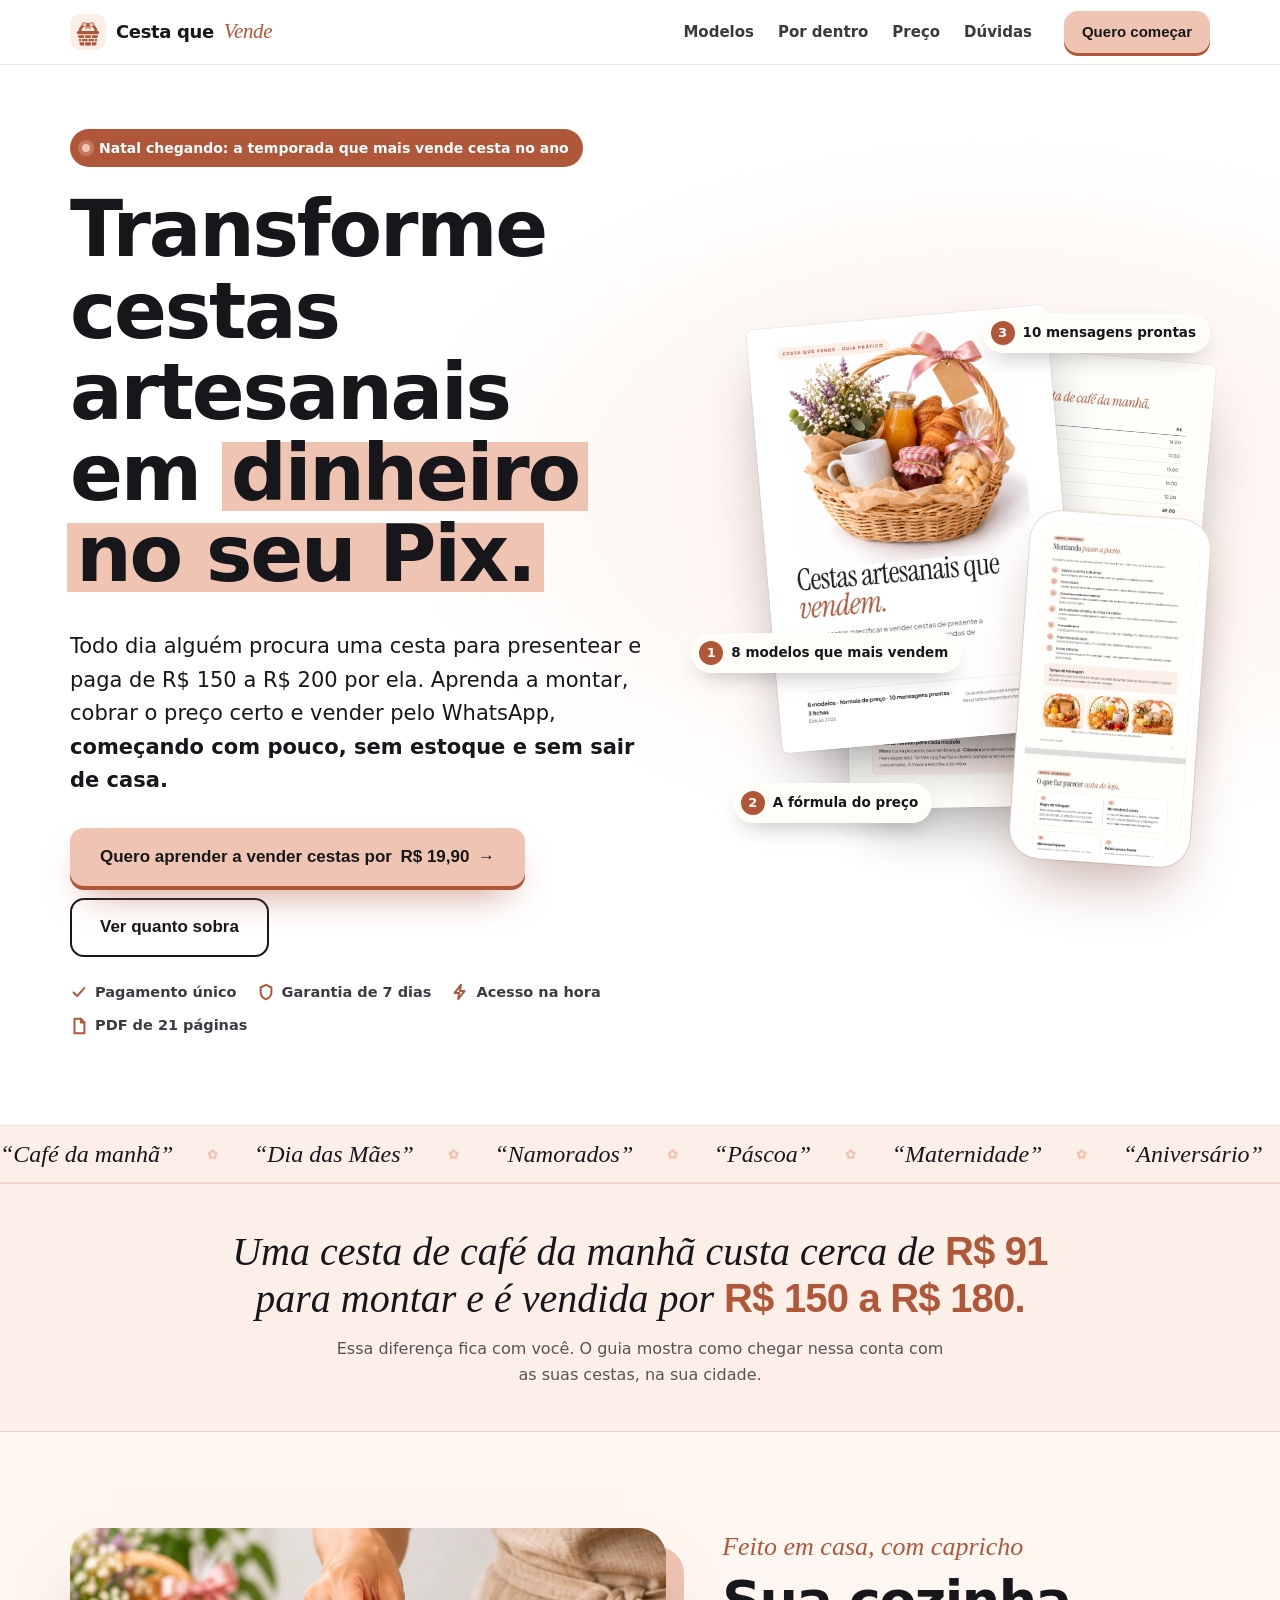
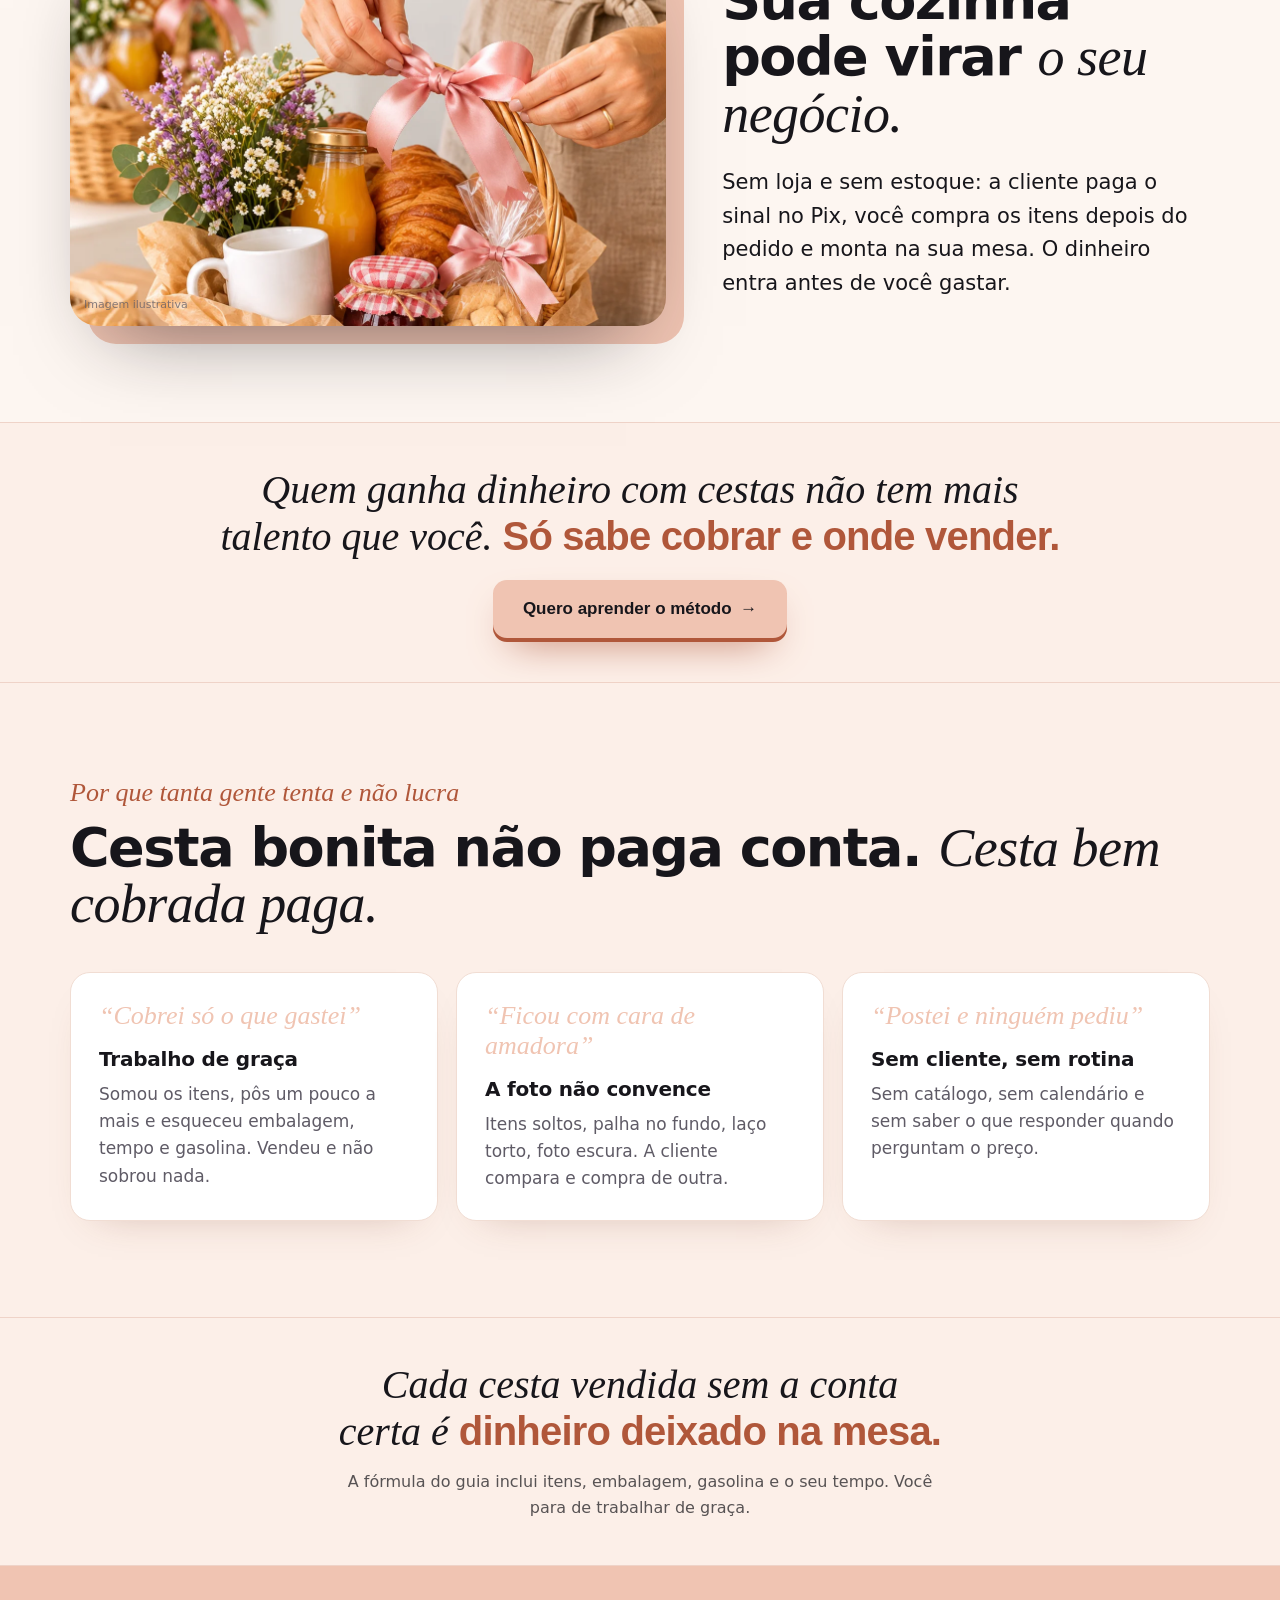
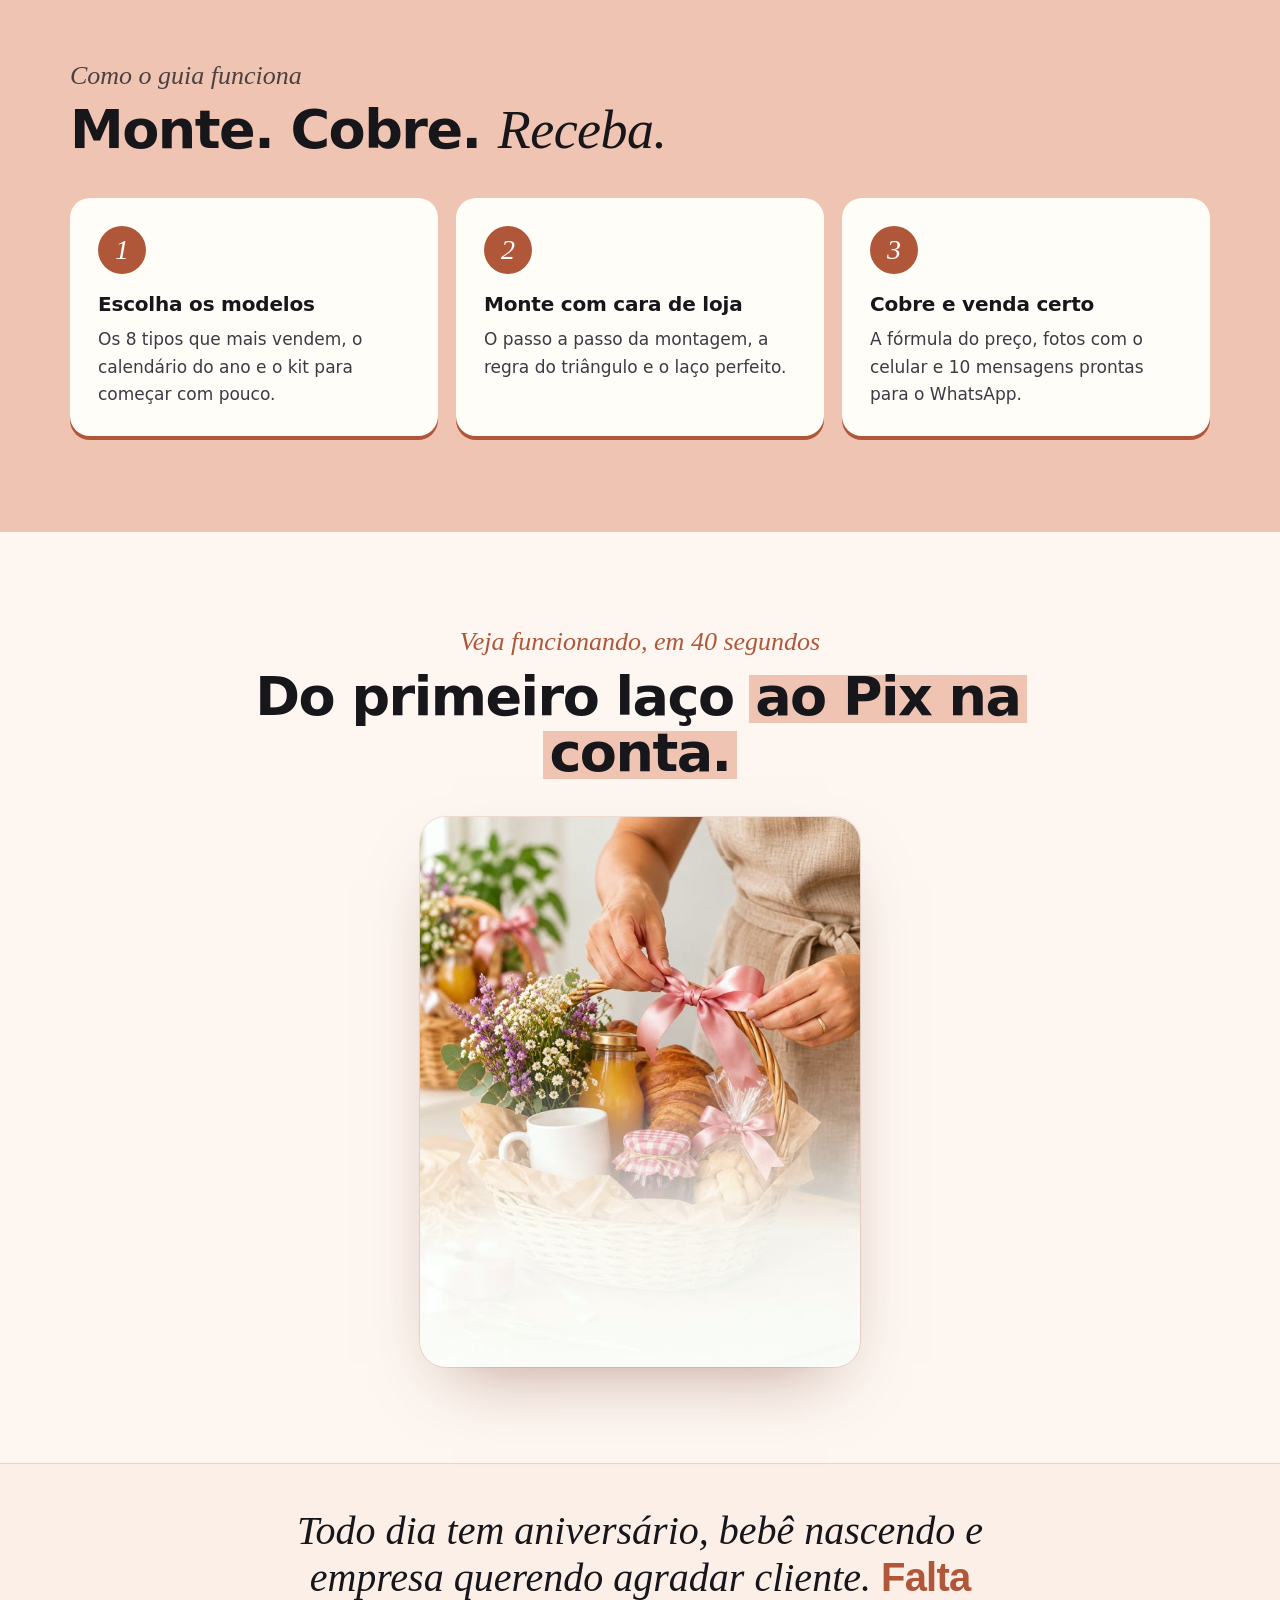
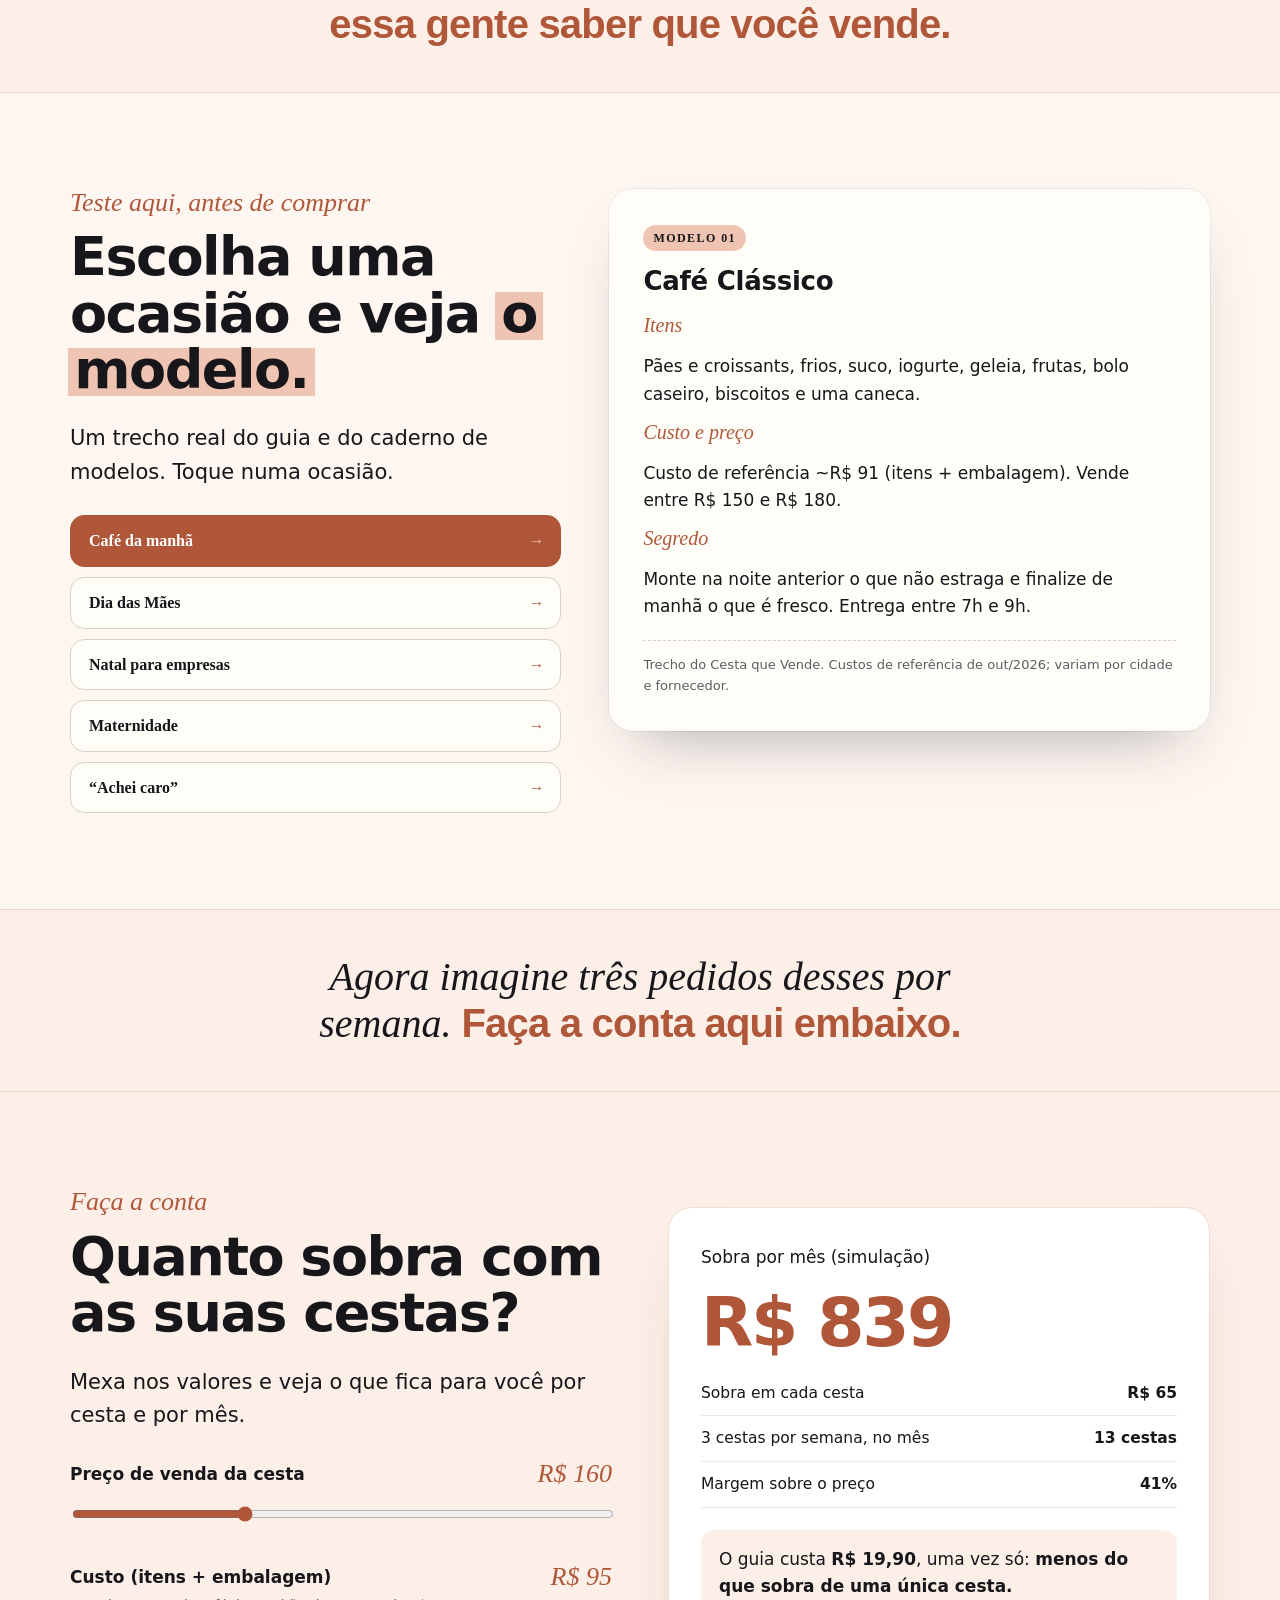
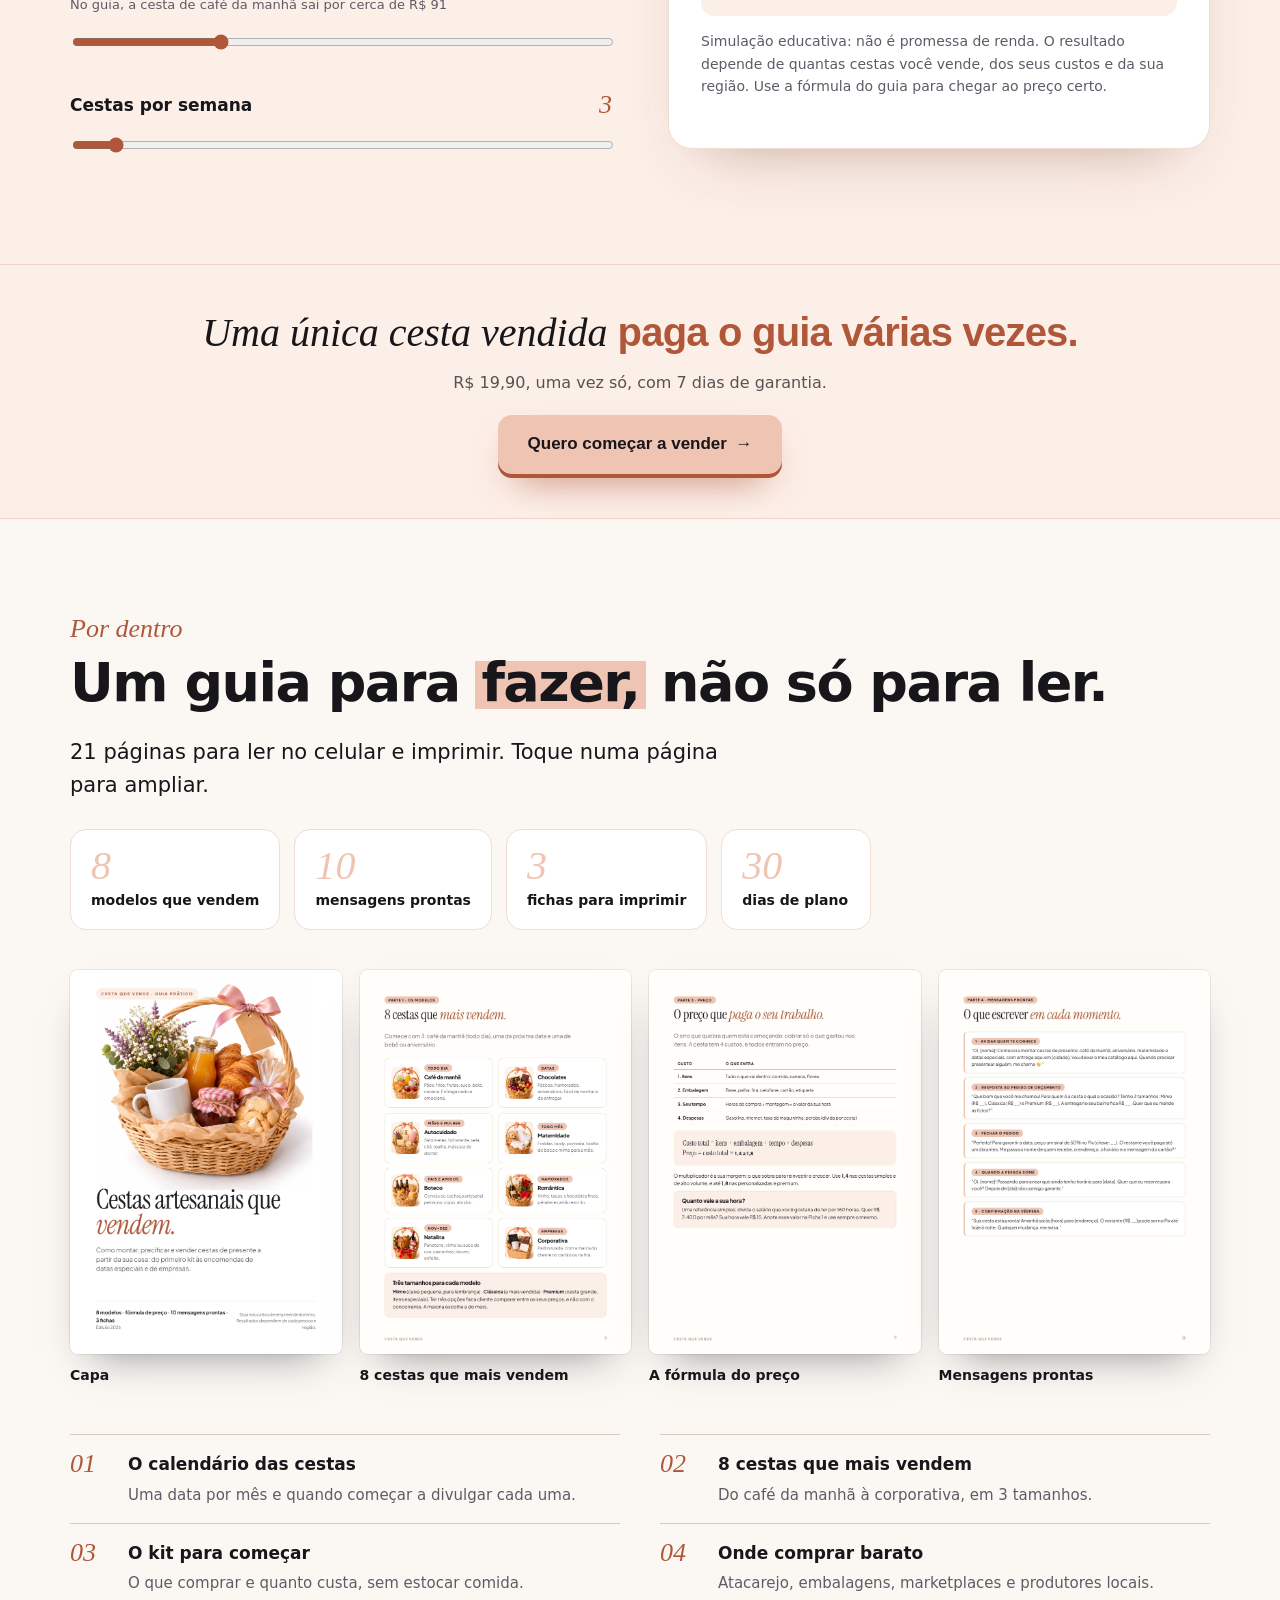
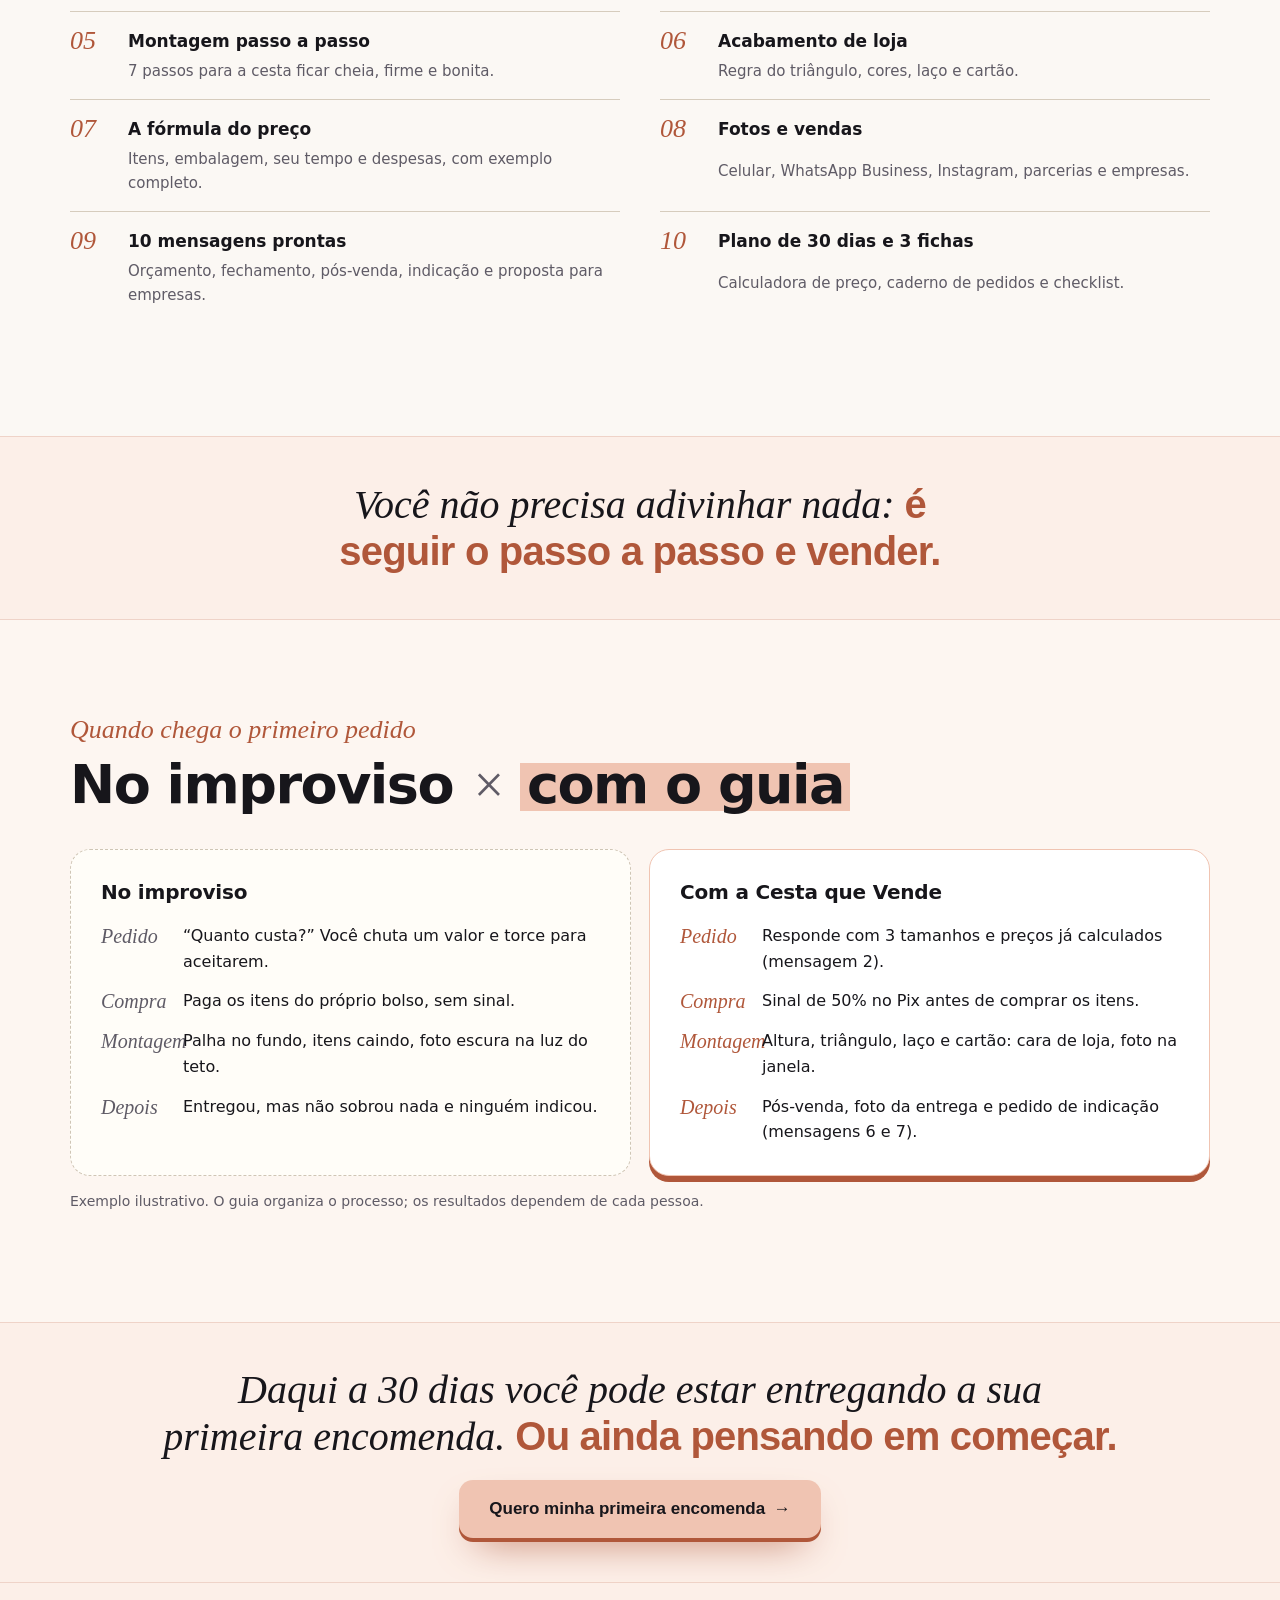
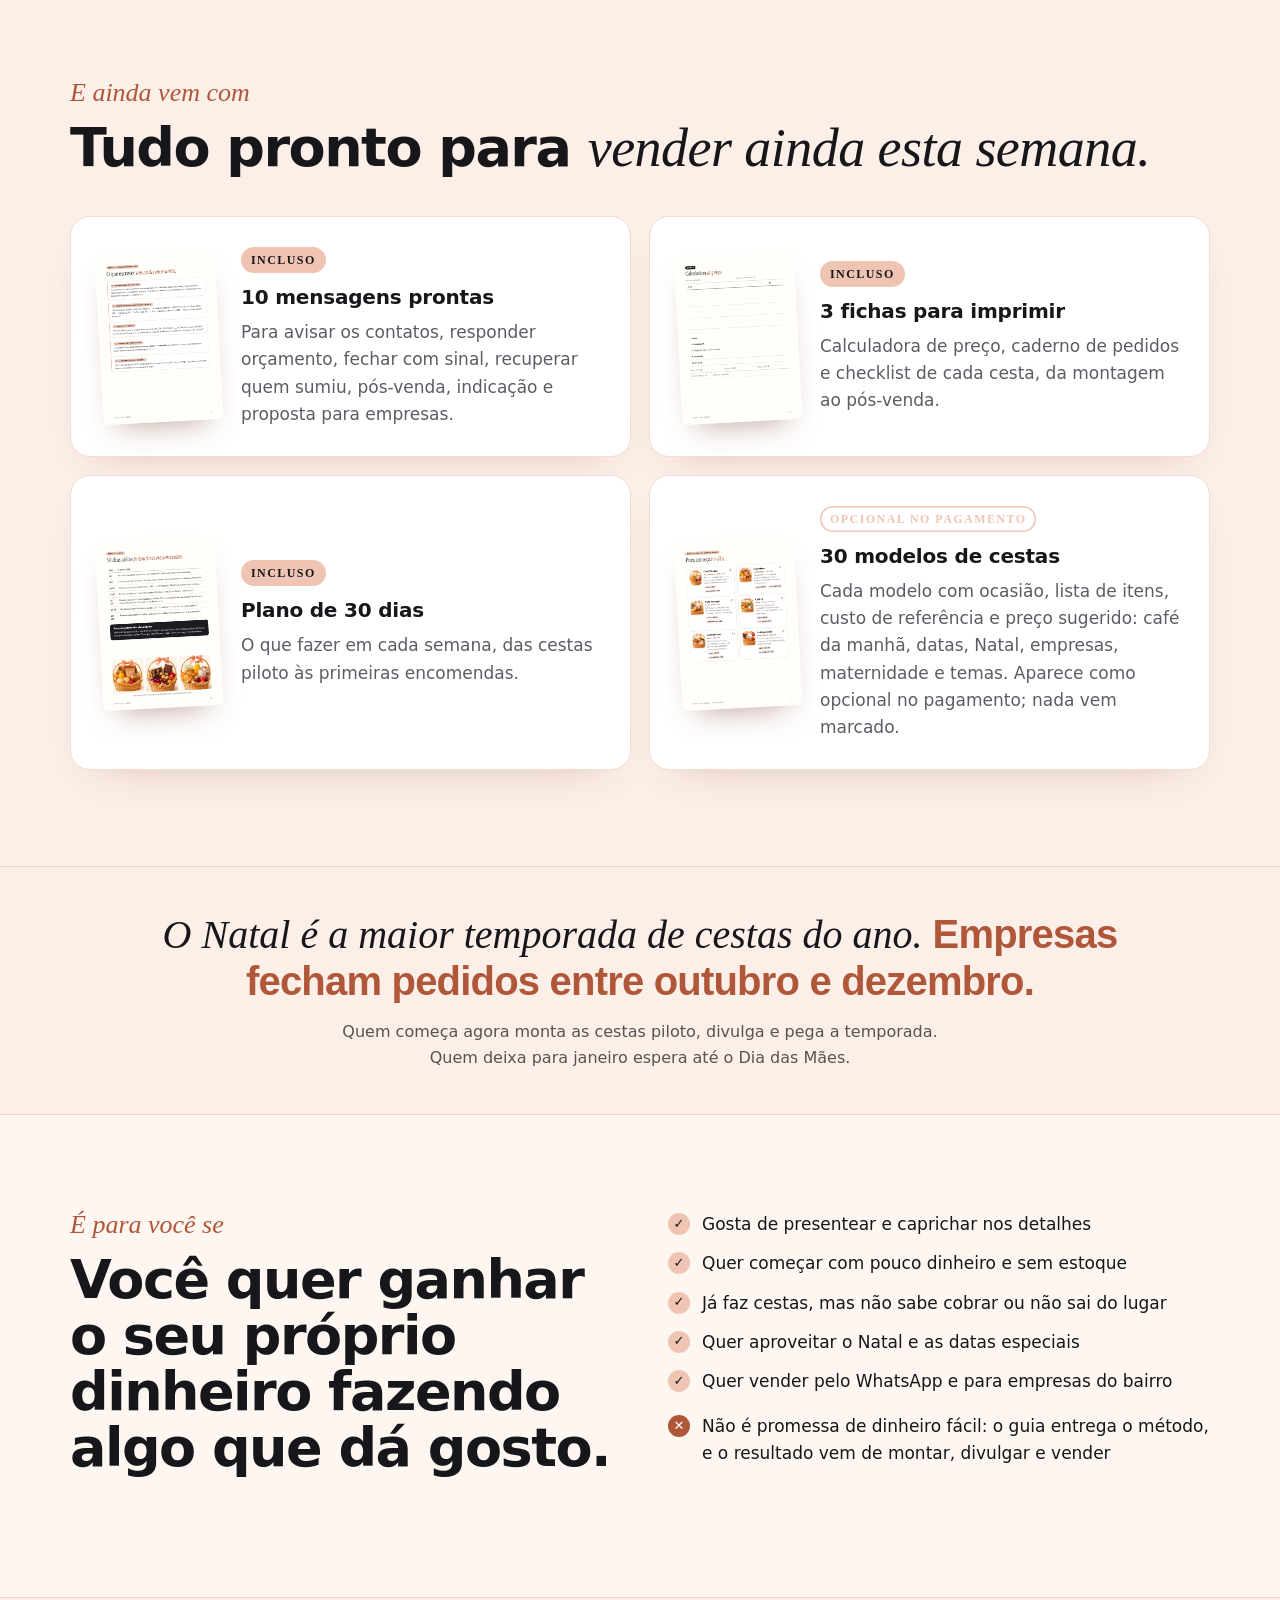
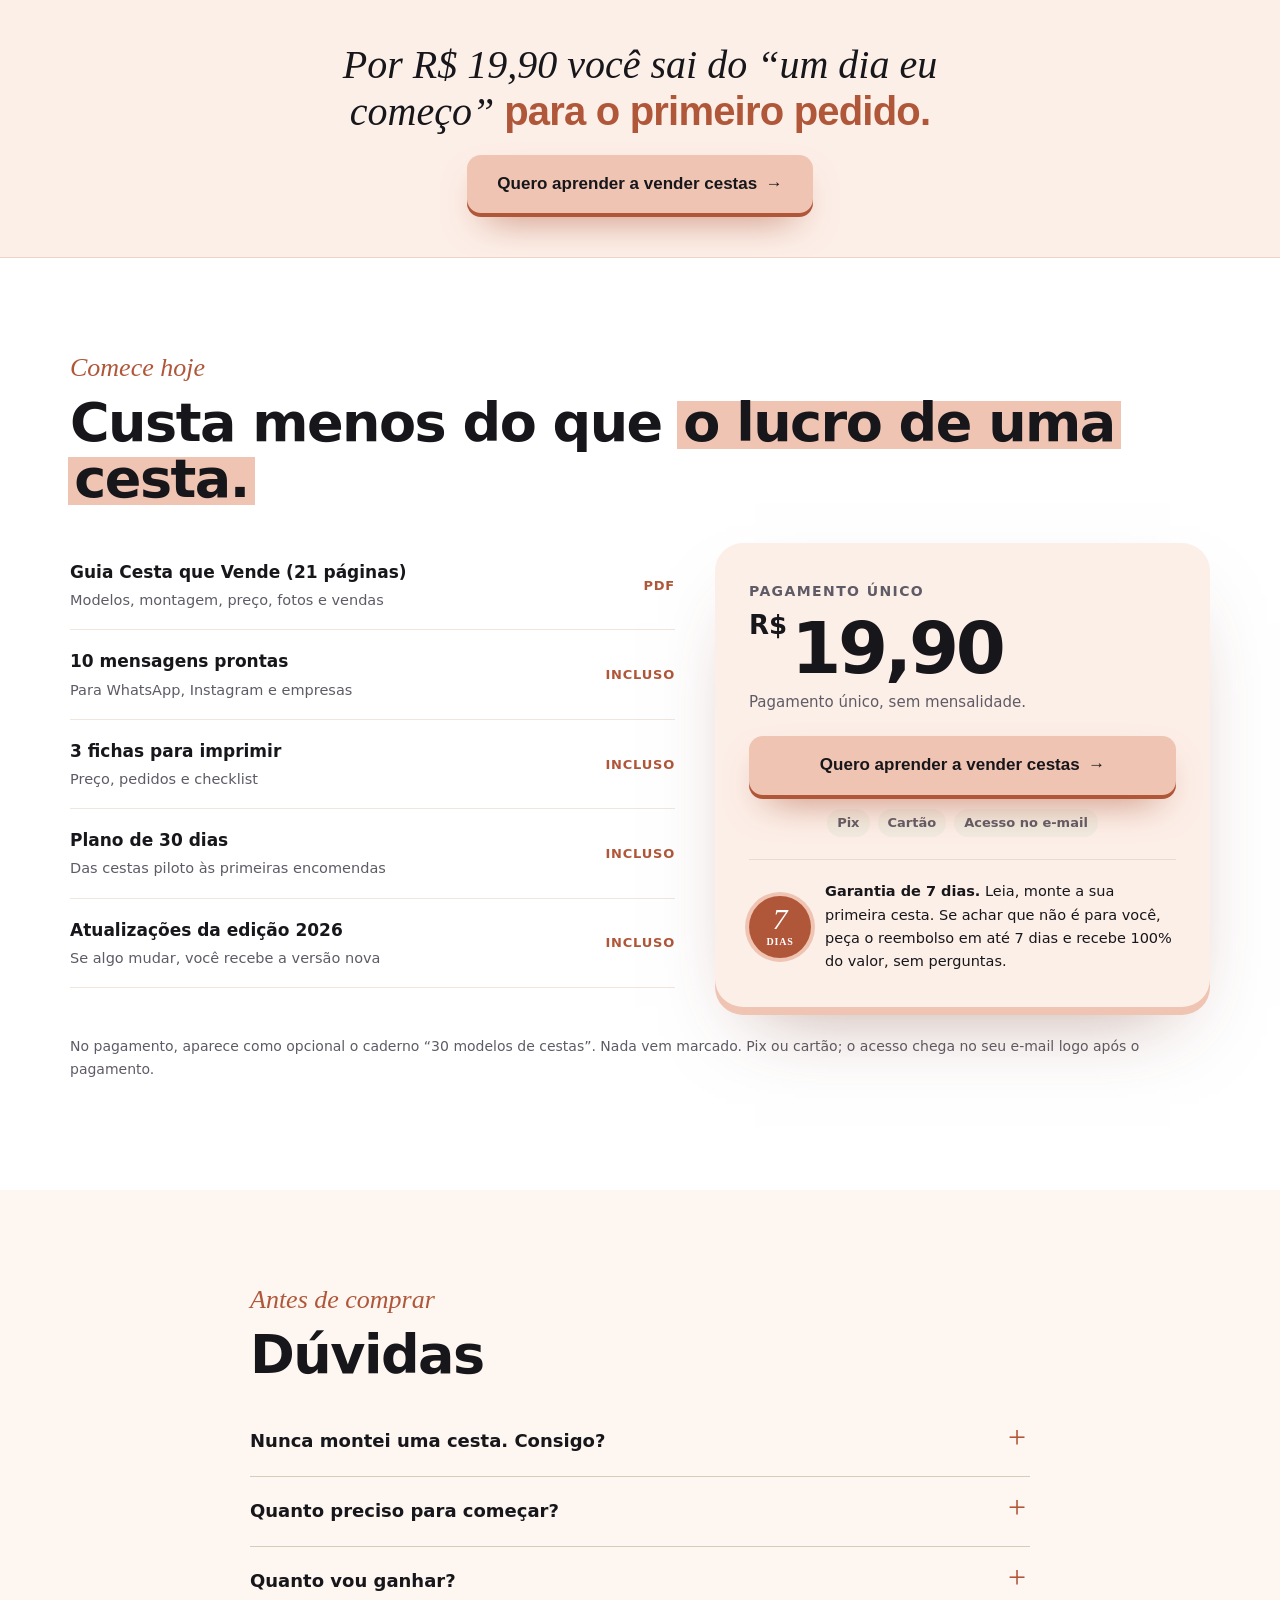
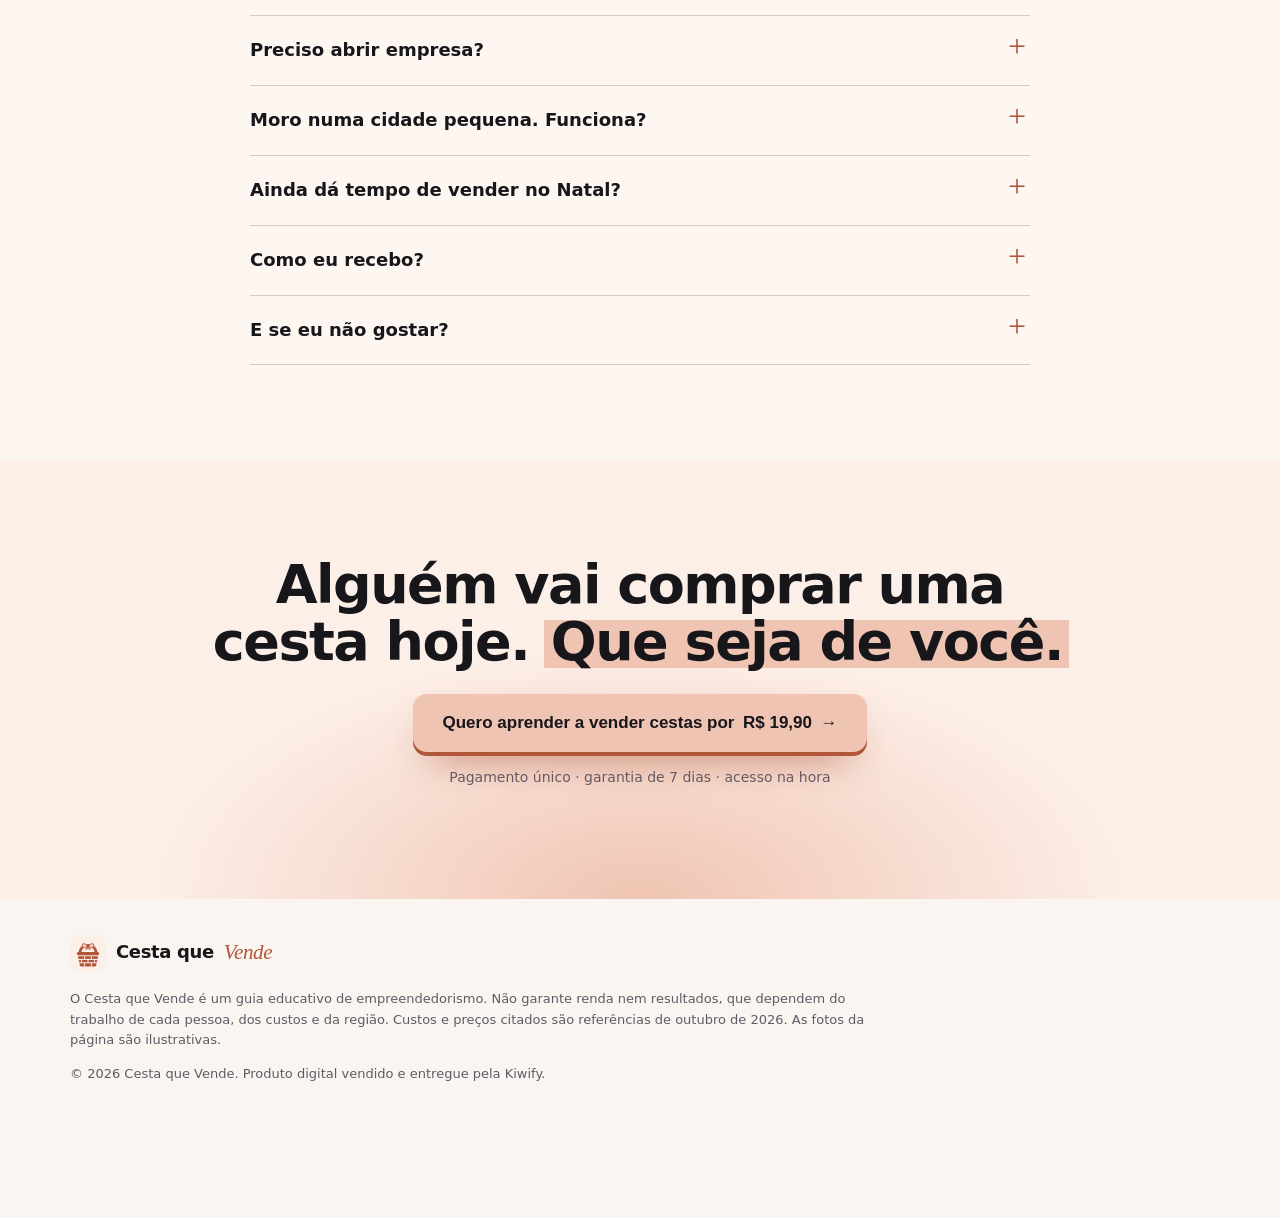
<file: cesta-que-vende/index.html>
<!doctype html>
<html lang="pt-BR">
<head>
<meta charset="utf-8">
<meta name="viewport" content="width=device-width, initial-scale=1">
<title>Cesta que Vende | Como montar, precificar e vender cestas artesanais</title>
<meta name="description" content="O guia prático para ganhar dinheiro com cestas de presente feitas em casa: os modelos que mais vendem, montagem com acabamento de loja, a fórmula do preço e mensagens prontas para vender pelo WhatsApp.">
<meta name="robots" content="noai, noimageai, noarchive, nocache">
<link rel="canonical" href="https://dlmidiasmkt.github.io/guias/cesta-que-vende/">
<meta property="og:title" content="Cesta que Vende | Como montar, precificar e vender cestas artesanais">
<meta property="og:description" content="O guia prático para ganhar dinheiro com cestas de presente feitas em casa: os modelos que mais vendem, montagem com acabamento de loja, a fórmula do preço e mensagens prontas para vender pelo WhatsApp.">
<meta property="og:image" content="img/guia-p01.webp">
<meta property="og:type" content="website">
<meta name="theme-color" content="#ffffff">
<link rel="icon" type="image/svg+xml" href="data:image/svg+xml,%3Csvg%20xmlns%3D%22http%3A%2F%2Fwww.w3.org%2F2000%2Fsvg%22%20viewBox%3D%220%200%2064%2064%22%3E%3Crect%20width%3D%2264%22%20height%3D%2264%22%20rx%3D%2215%22%20fill%3D%22%23fcefe8%22%2F%3E%3Cpath%20d%3D%22M17.5%2032%20C17.5%2013.5%2046.5%2013.5%2046.5%2032%22%20fill%3D%22none%22%20stroke%3D%22%23b0573a%22%20stroke-width%3D%224.6%22%20stroke-linecap%3D%22round%22%2F%3E%3Crect%20x%3D%2212%22%20y%3D%2230%22%20width%3D%2240%22%20height%3D%226.2%22%20rx%3D%223.1%22%20fill%3D%22%23b0573a%22%2F%3E%3Cpath%20d%3D%22M14.2%2037.6%20H49.8%20L46.6%2053.8%20Q46.1%2056.2%2043.7%2056.2%20H20.3%20Q17.9%2056.2%2017.4%2053.8%20Z%22%20fill%3D%22%23b0573a%22%2F%3E%3Cg%20stroke%3D%22%23fcefe8%22%20stroke-width%3D%221.7%22%20stroke-linecap%3D%22butt%22%3E%3Cpath%20d%3D%22M14%2043.5%20H50%20M14%2049.4%20H50%22%2F%3E%3Cpath%20d%3D%22M26%2037.6%20V43.5%20M38%2037.6%20V43.5%22%2F%3E%3Cpath%20d%3D%22M20.6%2043.5%20V49.4%20M32%2043.5%20V49.4%20M43.4%2043.5%20V49.4%22%2F%3E%3Cpath%20d%3D%22M26%2049.4%20V56.2%20M38%2049.4%20V56.2%22%2F%3E%3C%2Fg%3E%3Cg%20fill%3D%22%23f0c4b2%22%20stroke%3D%22%23b0573a%22%20stroke-width%3D%221.3%22%20stroke-linejoin%3D%22round%22%3E%3Cpath%20d%3D%22M30.8%2021.8%20L27.6%2025.6%20L30.2%2025.4%20L32%2022.8%20Z%22%2F%3E%3Cpath%20d%3D%22M33.2%2021.8%20L36.4%2025.6%20L33.8%2025.4%20L32%2022.8%20Z%22%2F%3E%3Cpath%20d%3D%22M32%2019.6%20C27.2%2013.4%2020.6%2014.2%2021.6%2019.6%20C22.4%2024%2027.6%2023.2%2032%2019.6%20Z%22%2F%3E%3Cpath%20d%3D%22M32%2019.6%20C36.8%2013.4%2043.4%2014.2%2042.4%2019.6%20C41.6%2024%2036.4%2023.2%2032%2019.6%20Z%22%2F%3E%3C%2Fg%3E%3Crect%20x%3D%2229.4%22%20y%3D%2217%22%20width%3D%225.2%22%20height%3D%225.2%22%20rx%3D%221.8%22%20fill%3D%22%23b0573a%22%2F%3E%3C%2Fsvg%3E">
<link rel="icon" type="image/png" sizes="32x32" href="img/favicon-32.png">
<link rel="apple-touch-icon" href="img/apple-touch-icon.png">
<link rel="preconnect" href="https://fonts.googleapis.com">
<link rel="preconnect" href="https://fonts.gstatic.com" crossorigin>
<link href="https://fonts.googleapis.com/css2?family=Instrument+Serif:ital@0;1&family=Plus+Jakarta+Sans:wght@400;500;600;700;800&display=swap" rel="stylesheet">
<link rel="stylesheet" href="vendas.css?v=mvzpl52i">
<style>:root { --marca: #f0c4b2; --marca-esc: #b0573a; --marca-claro: #fcefe8; }</style>
<script>document.documentElement.classList.add("js");</script>
</head>
<body class="tema-claro">

<header class="topo">
  <div class="caixa topo-in">
    <a href="#" class="logo" aria-label="Cesta que Vende, início"><i class="marca-img" aria-hidden="true"><svg xmlns="http://www.w3.org/2000/svg" viewBox="0 0 64 64"><rect width="64" height="64" rx="15" fill="#fcefe8"/><path d="M17.5 32 C17.5 13.5 46.5 13.5 46.5 32" fill="none" stroke="#b0573a" stroke-width="4.6" stroke-linecap="round"/><rect x="12" y="30" width="40" height="6.2" rx="3.1" fill="#b0573a"/><path d="M14.2 37.6 H49.8 L46.6 53.8 Q46.1 56.2 43.7 56.2 H20.3 Q17.9 56.2 17.4 53.8 Z" fill="#b0573a"/><g stroke="#fcefe8" stroke-width="1.7" stroke-linecap="butt"><path d="M14 43.5 H50 M14 49.4 H50"/><path d="M26 37.6 V43.5 M38 37.6 V43.5"/><path d="M20.6 43.5 V49.4 M32 43.5 V49.4 M43.4 43.5 V49.4"/><path d="M26 49.4 V56.2 M38 49.4 V56.2"/></g><g fill="#f0c4b2" stroke="#b0573a" stroke-width="1.3" stroke-linejoin="round"><path d="M30.8 21.8 L27.6 25.6 L30.2 25.4 L32 22.8 Z"/><path d="M33.2 21.8 L36.4 25.6 L33.8 25.4 L32 22.8 Z"/><path d="M32 19.6 C27.2 13.4 20.6 14.2 21.6 19.6 C22.4 24 27.6 23.2 32 19.6 Z"/><path d="M32 19.6 C36.8 13.4 43.4 14.2 42.4 19.6 C41.6 24 36.4 23.2 32 19.6 Z"/></g><rect x="29.4" y="17" width="5.2" height="5.2" rx="1.8" fill="#b0573a"/></svg></i>Cesta que <b>Vende</b></a>
    <nav class="menu" aria-label="Seções"><a href="#teste">Modelos</a><a href="#dentro">Por dentro</a><a href="#oferta">Preço</a><a href="#duvidas">Dúvidas</a></nav>
    <a href="#oferta" class="btn btn-p btn-sm" data-checkout>Quero começar</a>
  </div>
</header>

<main>
  <section class="heroi">
    <div class="caixa heroi-in">
      <div>
        <span class="selo"><i class="ponto" aria-hidden="true"></i>Natal chegando: a temporada que mais vende cesta no ano</span>
        <h1>Transforme cestas artesanais em <mark>dinheiro no seu Pix.</mark></h1>
        <p class="lead">Todo dia alguém procura uma cesta para presentear e paga de R$ 150 a R$ 200 por ela. Aprenda a montar, cobrar o preço certo e vender pelo WhatsApp, <strong>começando com pouco, sem estoque e sem sair de casa.</strong></p>
        <div class="acoes">
          <a href="#oferta" class="btn btn-p btn-g " data-checkout>Quero aprender a vender cestas por <span data-preco>R$ 19.9</span> <span aria-hidden="true">→</span></a>
          <a href="#teste" class="btn btn-s">Ver quanto sobra</a>
        </div>
        <ul class="confianca" aria-label="Condições">
          <li><svg viewBox="0 0 20 20" aria-hidden="true"><path d="M4 10.5l4 4 8-9"/></svg>Pagamento único</li><li><svg viewBox="0 0 20 20" aria-hidden="true"><path d="M10 2l6 3v5c0 4-3 7-6 8-3-1-6-4-6-8V5z"/></svg>Garantia de 7 dias</li><li><svg viewBox="0 0 20 20" aria-hidden="true"><path d="M11 2L4 11h5l-1 7 7-9h-5z"/></svg>Acesso na hora</li><li><svg viewBox="0 0 20 20" aria-hidden="true"><path d="M5 2h7l4 4v12H5z"/><path d="M12 2v4h4"/></svg>PDF de 21 páginas</li>
        </ul>
      </div>
      <div class="cena" aria-label="Páginas reais do Cesta que Vende">
        <div class="brilho" aria-hidden="true"></div>
        <div class="pg pg-b"><img src="img/guia-p04.webp" alt="" width="450" height="636"></div>
        <div class="pg pg-a"><img src="img/guia-p10.webp" alt="Página interna do guia" width="450" height="636"></div>
        <div class="pg pg-capa"><img src="img/guia-p01.webp" alt="Capa do Cesta que Vende" width="450" height="636"></div>
        <div class="cel" aria-hidden="true"><div><img src="img/celular.webp" alt="" width="360"></div></div>
        <span class="etiqueta e1"><em>1</em>8 modelos que mais vendem</span><span class="etiqueta e2"><em>2</em>A fórmula do preço</span><span class="etiqueta e3"><em>3</em>10 mensagens prontas</span>
      </div>
    </div>
  </section>

  <div class="fita" aria-hidden="true"><div class="fita-trilho"><span>“Café da manhã”</span><b>✿</b><span>“Dia das Mães”</span><b>✿</b><span>“Namorados”</span><b>✿</b><span>“Páscoa”</span><b>✿</b><span>“Maternidade”</span><b>✿</b><span>“Aniversário”</span><b>✿</b><span>“Natal”</span><b>✿</b><span>“Empresas”</span><b>✿</b><span>“Café da manhã”</span><b>✿</b><span>“Dia das Mães”</span><b>✿</b><span>“Namorados”</span><b>✿</b><span>“Páscoa”</span><b>✿</b><span>“Maternidade”</span><b>✿</b><span>“Aniversário”</span><b>✿</b><span>“Natal”</span><b>✿</b><span>“Empresas”</span><b>✿</b></div></div>


  <aside class="gancho"><div class="caixa gancho-in rv"><p class="gancho-t">Uma cesta de café da manhã custa cerca de <b>R$ 91</b> para montar e é vendida por <b>R$ 150 a R$ 180.</b></p><p class="gancho-p">Essa diferença fica com você. O guia mostra como chegar nessa conta com as suas cestas, na sua cidade.</p></div></aside>
  <section class="creme foto-sec">
    <div class="caixa foto-in">
      <figure class="foto rv"><img src="img/foto.webp" alt="Mãos finalizando o laço de uma cesta de café da manhã sobre a mesa" width="1200" height="800" loading="lazy"><figcaption>Imagem ilustrativa</figcaption></figure>
      <div>
        <span class="sobre">Feito em casa, com capricho</span>
        <h2 class="rv">Sua cozinha pode virar <em>o seu negócio.</em></h2>
        <p class="lead">Sem loja e sem estoque: a cliente paga o sinal no Pix, você compra os itens depois do pedido e monta na sua mesa. O dinheiro entra antes de você gastar.</p>
      </div>
    </div>
  </section>


  <aside class="gancho"><div class="caixa gancho-in rv"><p class="gancho-t">Quem ganha dinheiro com cestas não tem mais talento que você. <b>Só sabe cobrar e onde vender.</b></p><a href="#oferta" class="btn btn-p btn-g " data-checkout>Quero aprender o método <span aria-hidden="true">→</span></a></div></aside>
  <section class="escuro">
    <div class="caixa">
      <span class="sobre">Por que tanta gente tenta e não lucra</span>
      <h2 class="rv">Cesta bonita não paga conta. <em>Cesta bem cobrada paga.</em></h2>
      <div class="cartoes"><article class="cartao rv"><span class="aspas">“Cobrei só o que gastei”</span><h3>Trabalho de graça</h3><p>Somou os itens, pôs um pouco a mais e esqueceu embalagem, tempo e gasolina. Vendeu e não sobrou nada.</p></article><article class="cartao rv"><span class="aspas">“Ficou com cara de amadora”</span><h3>A foto não convence</h3><p>Itens soltos, palha no fundo, laço torto, foto escura. A cliente compara e compra de outra.</p></article><article class="cartao rv"><span class="aspas">“Postei e ninguém pediu”</span><h3>Sem cliente, sem rotina</h3><p>Sem catálogo, sem calendário e sem saber o que responder quando perguntam o preço.</p></article></div>
    </div>
  </section>


  <aside class="gancho"><div class="caixa gancho-in rv"><p class="gancho-t">Cada cesta vendida sem a conta certa é <b>dinheiro deixado na mesa.</b></p><p class="gancho-p">A fórmula do guia inclui itens, embalagem, gasolina e o seu tempo. Você para de trabalhar de graça.</p></div></aside>
  <section class="cor" id="como">
    <div class="caixa">
      <span class="sobre">Como o guia funciona</span>
      <h2 class="rv">Monte. Cobre. <em>Receba.</em></h2>
      <ol class="passos"><li class="rv"><span class="num">1</span><h3>Escolha os modelos</h3><p>Os 8 tipos que mais vendem, o calendário do ano e o kit para começar com pouco.</p></li><li class="rv"><span class="num">2</span><h3>Monte com cara de loja</h3><p>O passo a passo da montagem, a regra do triângulo e o laço perfeito.</p></li><li class="rv"><span class="num">3</span><h3>Cobre e venda certo</h3><p>A fórmula do preço, fotos com o celular e 10 mensagens prontas para o WhatsApp.</p></li></ol>
    </div>
  </section>

  <section class="video-sec creme" id="video">
    <div class="caixa">
      <span class="sobre">Veja funcionando, em 40 segundos</span>
      <h2 class="rv">Do primeiro laço <mark>ao Pix na conta.</mark></h2>
      <figure class="video-moldura rv"><video src="img/video.mp4" poster="img/video-poster.jpg" muted loop autoplay playsinline preload="metadata" aria-label="Montar a cesta, cobrar o preço certo, vender pelo WhatsApp e receber o Pix na conta"></video></figure>
    </div>
  </section>


  <aside class="gancho"><div class="caixa gancho-in rv"><p class="gancho-t">Todo dia tem aniversário, bebê nascendo e empresa querendo agradar cliente. <b>Falta essa gente saber que você vende.</b></p></div></aside>
  <section class="creme" id="teste">
    <div class="caixa demo">
      <div>
        <span class="sobre">Teste aqui, antes de comprar</span>
        <h2>Escolha uma ocasião e veja <mark>o modelo.</mark></h2>
        <p class="lead">Um trecho real do guia e do caderno de modelos. Toque numa ocasião.</p>
        <div class="abas" id="abas" role="tablist" aria-label="Situações"></div>
      </div>
      <div class="painel" id="painel" aria-live="polite"></div>
    </div>
  </section>


  <aside class="gancho"><div class="caixa gancho-in rv"><p class="gancho-t">Agora imagine três pedidos desses por semana. <b>Faça a conta aqui embaixo.</b></p></div></aside>
  <section class="escuro" id="calculadora">
    <div class="caixa calc">
      <div>
        <span class="sobre">Faça a conta</span>
        <h2>Quanto sobra com as suas cestas?</h2>
        <p class="lead">Mexa nos valores e veja o que fica para você por cesta e por mês.</p>
        <div id="calc-campos"></div>
      </div>
      <div class="resultado rv">
        <p>Sobra por mês (simulação)</p>
        <p class="grande" id="calc-grande">R$ 0</p>
        <div id="calc-linhas"></div>
        <p class="se-paga" id="calc-paga"></p>
        <p class="nota">Simulação educativa: não é promessa de renda. O resultado depende de quantas cestas você vende, dos seus custos e da sua região. Use a fórmula do guia para chegar ao preço certo.</p>
      </div>
    </div>
  </section>


  <aside class="gancho"><div class="caixa gancho-in rv"><p class="gancho-t">Uma única cesta vendida <b>paga o guia várias vezes.</b></p><p class="gancho-p">R$ 19,90, uma vez só, com 7 dias de garantia.</p><a href="#oferta" class="btn btn-p btn-g " data-checkout>Quero começar a vender <span aria-hidden="true">→</span></a></div></aside>
  <section class="estudio" id="dentro">
    <div class="caixa">
      <span class="sobre">Por dentro</span>
      <h2 class="rv">Um guia para <mark>fazer,</mark> não só para ler.</h2>
      <p class="lead">21 páginas para ler no celular e imprimir. Toque numa página para ampliar.</p>
      <ul class="fichas" aria-label="Resumo"><li><b>8</b><span>modelos que vendem</span></li><li><b>10</b><span>mensagens prontas</span></li><li><b>3</b><span>fichas para imprimir</span></li><li><b>30</b><span>dias de plano</span></li></ul>
      <div class="paginas"><button type="button" class="rv" data-amplia="img/guia-p01.webp"><img src="img/guia-p01.webp" alt="Página do guia: Capa" loading="lazy" width="450" height="636"><small>Capa</small></button><button type="button" class="rv" data-amplia="img/guia-p04.webp"><img src="img/guia-p04.webp" alt="Página do guia: 8 cestas que mais vendem" loading="lazy" width="450" height="636"><small>8 cestas que mais vendem</small></button><button type="button" class="rv" data-amplia="img/guia-p09.webp"><img src="img/guia-p09.webp" alt="Página do guia: A fórmula do preço" loading="lazy" width="450" height="636"><small>A fórmula do preço</small></button><button type="button" class="rv" data-amplia="img/guia-p14.webp"><img src="img/guia-p14.webp" alt="Página do guia: Mensagens prontas" loading="lazy" width="450" height="636"><small>Mensagens prontas</small></button></div>
      <ol class="indice"><li class="rv"><b>O calendário das cestas</b><span>Uma data por mês e quando começar a divulgar cada uma.</span></li><li class="rv"><b>8 cestas que mais vendem</b><span>Do café da manhã à corporativa, em 3 tamanhos.</span></li><li class="rv"><b>O kit para começar</b><span>O que comprar e quanto custa, sem estocar comida.</span></li><li class="rv"><b>Onde comprar barato</b><span>Atacarejo, embalagens, marketplaces e produtores locais.</span></li><li class="rv"><b>Montagem passo a passo</b><span>7 passos para a cesta ficar cheia, firme e bonita.</span></li><li class="rv"><b>Acabamento de loja</b><span>Regra do triângulo, cores, laço e cartão.</span></li><li class="rv"><b>A fórmula do preço</b><span>Itens, embalagem, seu tempo e despesas, com exemplo completo.</span></li><li class="rv"><b>Fotos e vendas</b><span>Celular, WhatsApp Business, Instagram, parcerias e empresas.</span></li><li class="rv"><b>10 mensagens prontas</b><span>Orçamento, fechamento, pós-venda, indicação e proposta para empresas.</span></li><li class="rv"><b>Plano de 30 dias e 3 fichas</b><span>Calculadora de preço, caderno de pedidos e checklist.</span></li></ol>
    </div>
  </section>


  <aside class="gancho"><div class="caixa gancho-in rv"><p class="gancho-t">Você não precisa adivinhar nada: <b>é seguir o passo a passo e vender.</b></p></div></aside>
  <section class="creme">
    <div class="caixa">
      <span class="sobre">Quando chega o primeiro pedido</span>
      <h2 class="rv">No improviso <span class="vs">×</span> <mark>com o guia</mark></h2>
      <div class="dia">
        <div class="col sem rv"><h3>No improviso</h3><ol><li><time>Pedido</time>“Quanto custa?” Você chuta um valor e torce para aceitarem.</li><li><time>Compra</time>Paga os itens do próprio bolso, sem sinal.</li><li><time>Montagem</time>Palha no fundo, itens caindo, foto escura na luz do teto.</li><li><time>Depois</time>Entregou, mas não sobrou nada e ninguém indicou.</li></ol></div>
        <div class="col com rv"><h3>Com a Cesta que Vende</h3><ol><li><time>Pedido</time>Responde com 3 tamanhos e preços já calculados (mensagem 2).</li><li><time>Compra</time>Sinal de 50% no Pix antes de comprar os itens.</li><li><time>Montagem</time>Altura, triângulo, laço e cartão: cara de loja, foto na janela.</li><li><time>Depois</time>Pós-venda, foto da entrega e pedido de indicação (mensagens 6 e 7).</li></ol></div>
      </div>
      <p class="nota">Exemplo ilustrativo. O guia organiza o processo; os resultados dependem de cada pessoa.</p>
    </div>
  </section>


  <aside class="gancho"><div class="caixa gancho-in rv"><p class="gancho-t">Daqui a 30 dias você pode estar entregando a sua primeira encomenda. <b>Ou ainda pensando em começar.</b></p><a href="#oferta" class="btn btn-p btn-g " data-checkout>Quero minha primeira encomenda <span aria-hidden="true">→</span></a></div></aside>
  <section class="escuro" id="bonus">
    <div class="caixa">
      <span class="sobre">E ainda vem com</span>
      <h2 class="rv">Tudo pronto para <em>vender ainda esta semana.</em></h2>
      <div class="bonus"><article class="cartao rv"><img src="img/guia-p14.webp" alt="" loading="lazy" width="240" height="339"><div><span class="tag ">Incluso</span><h3>10 mensagens prontas</h3><p>Para avisar os contatos, responder orçamento, fechar com sinal, recuperar quem sumiu, pós-venda, indicação e proposta para empresas.</p></div></article><article class="cartao rv"><img src="img/guia-p19.webp" alt="" loading="lazy" width="240" height="339"><div><span class="tag ">Incluso</span><h3>3 fichas para imprimir</h3><p>Calculadora de preço, caderno de pedidos e checklist de cada cesta, da montagem ao pós-venda.</p></div></article><article class="cartao rv"><img src="img/guia-p18.webp" alt="" loading="lazy" width="240" height="339"><div><span class="tag ">Incluso</span><h3>Plano de 30 dias</h3><p>O que fazer em cada semana, das cestas piloto às primeiras encomendas.</p></div></article><article class="cartao rv"><img src="img/modelos-p02.webp" alt="" loading="lazy" width="240" height="339"><div><span class="tag esc">Opcional no pagamento</span><h3>30 modelos de cestas</h3><p>Cada modelo com ocasião, lista de itens, custo de referência e preço sugerido: café da manhã, datas, Natal, empresas, maternidade e temas. Aparece como opcional no pagamento; nada vem marcado.</p></div></article></div>
    </div>
  </section>


  <aside class="gancho"><div class="caixa gancho-in rv"><p class="gancho-t">O Natal é a maior temporada de cestas do ano. <b>Empresas fecham pedidos entre outubro e dezembro.</b></p><p class="gancho-p">Quem começa agora monta as cestas piloto, divulga e pega a temporada. Quem deixa para janeiro espera até o Dia das Mães.</p></div></aside>
  <section class="creme">
    <div class="caixa duas">
      <div><span class="sobre">É para você se</span><h2 class="rv">Você quer ganhar o seu próprio dinheiro fazendo algo que dá gosto.</h2></div>
      <div><ul class="lista sim"><li>Gosta de presentear e caprichar nos detalhes</li><li>Quer começar com pouco dinheiro e sem estoque</li><li>Já faz cestas, mas não sabe cobrar ou não sai do lugar</li><li>Quer aproveitar o Natal e as datas especiais</li><li>Quer vender pelo WhatsApp e para empresas do bairro</li></ul><ul class="lista nao"><li>Não é promessa de dinheiro fácil: o guia entrega o método, e o resultado vem de montar, divulgar e vender</li></ul></div>
    </div>
  </section>


  <aside class="gancho"><div class="caixa gancho-in rv"><p class="gancho-t">Por R$ 19,90 você sai do “um dia eu começo” <b>para o primeiro pedido.</b></p><a href="#oferta" class="btn btn-p btn-g " data-checkout>Quero aprender a vender cestas <span aria-hidden="true">→</span></a></div></aside>
  <section class="oferta-sec" id="oferta">
    <div class="caixa">
      <span class="sobre">Comece hoje</span>
      <h2>Custa menos do que <mark>o lucro de uma cesta.</mark></h2>
      <div class="oferta">
        <ul class="recebe"><li><div><b>Guia Cesta que Vende (21 páginas)</b><span>Modelos, montagem, preço, fotos e vendas</span></div><em>PDF</em></li><li><div><b>10 mensagens prontas</b><span>Para WhatsApp, Instagram e empresas</span></div><em>Incluso</em></li><li><div><b>3 fichas para imprimir</b><span>Preço, pedidos e checklist</span></div><em>Incluso</em></li><li><div><b>Plano de 30 dias</b><span>Das cestas piloto às primeiras encomendas</span></div><em>Incluso</em></li><li><div><b>Atualizações da edição 2026</b><span>Se algo mudar, você recebe a versão nova</span></div><em>Incluso</em></li></ul>
        <div class="preco-box">
          <span class="de">Pagamento único</span>
          <p class="preco"><small>R$</small><span data-preco-num>19.9</span></p>
          <p class="cond">Pagamento único, sem mensalidade.</p>
          <a href="#oferta" class="btn btn-p btn-g btn-largo" data-checkout>Quero aprender a vender cestas <span aria-hidden="true">→</span></a>
          <div class="pagamento"><span>Pix</span><span>Cartão</span><span>Acesso no e-mail</span></div>
          <div class="garantia"><span class="selo-g" aria-hidden="true">7<small>dias</small></span><p style="margin:0"><b>Garantia de 7 dias.</b> Leia, monte a sua primeira cesta. Se achar que não é para você, peça o reembolso em até 7 dias e recebe 100% do valor, sem perguntas.</p></div>
        </div>
      </div>
      <p class="extra-nota">No pagamento, aparece como opcional o caderno “30 modelos de cestas”. Nada vem marcado. Pix ou cartão; o acesso chega no seu e-mail logo após o pagamento.</p>
    </div>
  </section>

  <section class="creme" id="duvidas">
    <div class="caixa estreita">
      <span class="sobre">Antes de comprar</span>
      <h2>Dúvidas</h2>
      <details><summary>Nunca montei uma cesta. Consigo?</summary><p>Consegue. O guia começa do zero: o que comprar, a ordem de montagem e o acabamento, com as cestas piloto para treinar antes de vender.</p></details>
      <details><summary>Quanto preciso para começar?</summary><p>O material de montagem (bases, palha, fitas, celofane, cartões) fica entre R$ 170 e R$ 300. Os itens de cada cesta você compra depois do pedido, com o sinal da cliente.</p></details>
      <details><summary>Quanto vou ganhar?</summary><p>Depende de quantas cestas você vender, dos seus custos e da sua cidade. O guia mostra como calcular um preço que paga os itens, a embalagem e o seu tempo, e como conseguir os primeiros pedidos. Não prometemos valores.</p></details>
      <details><summary>Preciso abrir empresa?</summary><p>Não para começar. Quando as vendas ficarem frequentes, o guia explica o MEI e os cuidados com alimentos e bebidas.</p></details>
      <details><summary>Moro numa cidade pequena. Funciona?</summary><p>Funciona: aniversário, bebê e datas especiais existem em todo lugar, e em cidade pequena a indicação corre mais rápido. O guia mostra como vender para quem já te conhece e para empresas locais.</p></details>
      <details><summary>Ainda dá tempo de vender no Natal?</summary><p>Dá. O plano de 30 dias leva das cestas piloto às primeiras encomendas, e o guia mostra quando divulgar e como oferecer cestas para empresas, que fecham pedidos entre outubro e dezembro.</p></details>
      <details><summary>Como eu recebo?</summary><p>Logo depois do pagamento, você recebe no e-mail o acesso à área de membros da Kiwify com o PDF para baixar, ler no celular e imprimir.</p></details>
      <details><summary>E se eu não gostar?</summary><p>Você tem 7 dias de garantia. Se achar que não é para você, pede o reembolso pela própria Kiwify e recebe 100% do valor.</p></details>
    </div>
  </section>

  <section class="final">
    <div class="caixa">
      <h2 class="rv">Alguém vai comprar uma cesta hoje. <mark>Que seja de você.</mark></h2>
      <a href="#oferta" class="btn btn-p btn-g " data-checkout>Quero aprender a vender cestas por <span data-preco>R$ 19.9</span> <span aria-hidden="true">→</span></a>
      <p class="nota">Pagamento único · garantia de 7 dias · acesso na hora</p>
    </div>
  </section>
</main>

<footer class="rodape">
  <div class="caixa">
    <a href="#" class="logo"><i class="marca-img" aria-hidden="true"><svg xmlns="http://www.w3.org/2000/svg" viewBox="0 0 64 64"><rect width="64" height="64" rx="15" fill="#fcefe8"/><path d="M17.5 32 C17.5 13.5 46.5 13.5 46.5 32" fill="none" stroke="#b0573a" stroke-width="4.6" stroke-linecap="round"/><rect x="12" y="30" width="40" height="6.2" rx="3.1" fill="#b0573a"/><path d="M14.2 37.6 H49.8 L46.6 53.8 Q46.1 56.2 43.7 56.2 H20.3 Q17.9 56.2 17.4 53.8 Z" fill="#b0573a"/><g stroke="#fcefe8" stroke-width="1.7" stroke-linecap="butt"><path d="M14 43.5 H50 M14 49.4 H50"/><path d="M26 37.6 V43.5 M38 37.6 V43.5"/><path d="M20.6 43.5 V49.4 M32 43.5 V49.4 M43.4 43.5 V49.4"/><path d="M26 49.4 V56.2 M38 49.4 V56.2"/></g><g fill="#f0c4b2" stroke="#b0573a" stroke-width="1.3" stroke-linejoin="round"><path d="M30.8 21.8 L27.6 25.6 L30.2 25.4 L32 22.8 Z"/><path d="M33.2 21.8 L36.4 25.6 L33.8 25.4 L32 22.8 Z"/><path d="M32 19.6 C27.2 13.4 20.6 14.2 21.6 19.6 C22.4 24 27.6 23.2 32 19.6 Z"/><path d="M32 19.6 C36.8 13.4 43.4 14.2 42.4 19.6 C41.6 24 36.4 23.2 32 19.6 Z"/></g><rect x="29.4" y="17" width="5.2" height="5.2" rx="1.8" fill="#b0573a"/></svg></i>Cesta que <b>Vende</b></a>
    <p style="margin-top:18px">O Cesta que Vende é um guia educativo de empreendedorismo. Não garante renda nem resultados, que dependem do trabalho de cada pessoa, dos custos e da região. Custos e preços citados são referências de outubro de 2026. As fotos da página são ilustrativas.</p>
    <p>© 2026 Cesta que Vende. Produto digital vendido e entregue pela Kiwify.</p>
  </div>
</footer>

<div class="modal" id="modal" role="dialog" aria-label="Página ampliada"><button type="button">Fechar ✕</button><img alt=""></div>

<div class="barra" id="barra" aria-hidden="true">
  <span><b data-preco>R$ 19.9</b><small>pagamento único · garantia 7 dias</small></span>
  <a href="#oferta" class="btn btn-p btn-sm" data-checkout tabindex="-1">Quero começar</a>
</div>

<script>window.PROTECAO={dominios:["dlmidiasmkt.github.io"],redirecionar:"https://dlmidiasmkt.github.io/guias/cesta-que-vende/"};</script>
<script src="protecao.js?v=mvzpl52i"></script>
<script src="config.js?v=mvzpl52i"></script>
<script src="dados.js?v=mvzpl52i"></script>
<script src="vendas.js?v=mvzpl52i"></script>
</body>
</html>
</file>
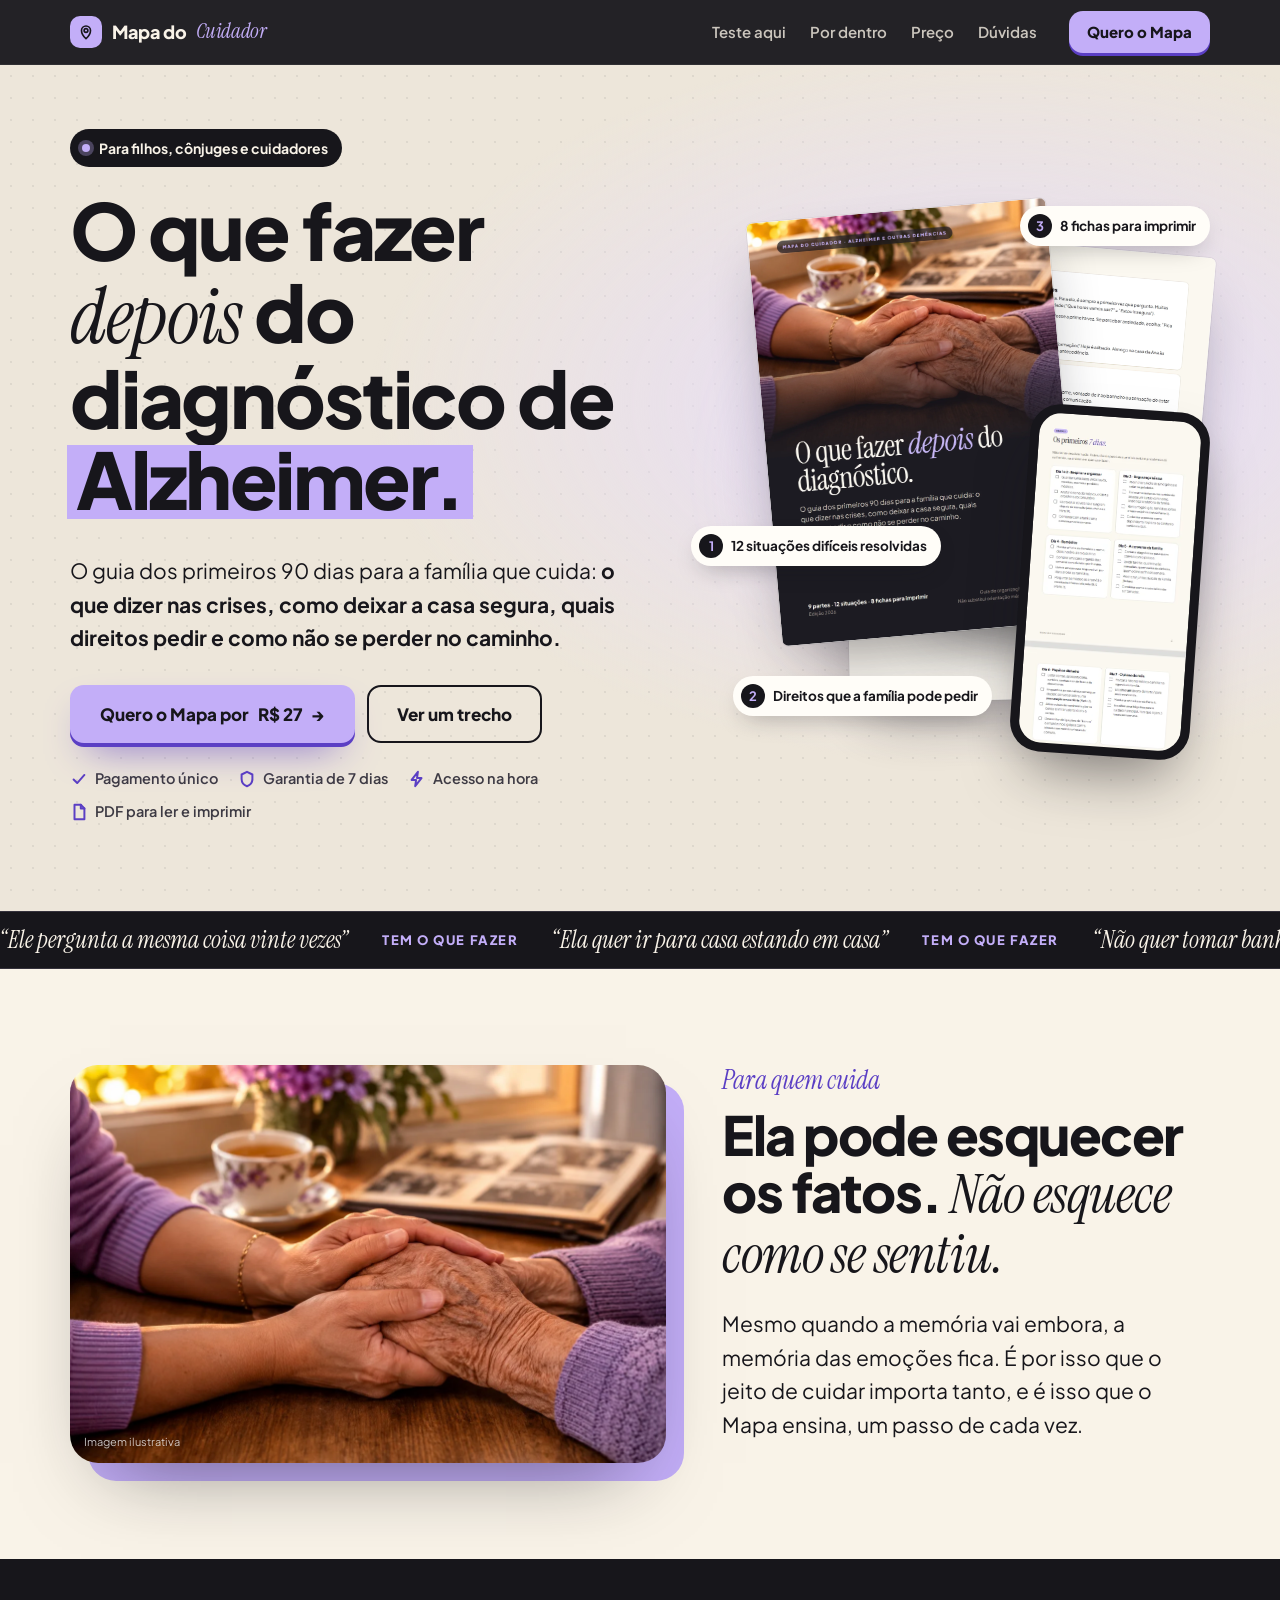
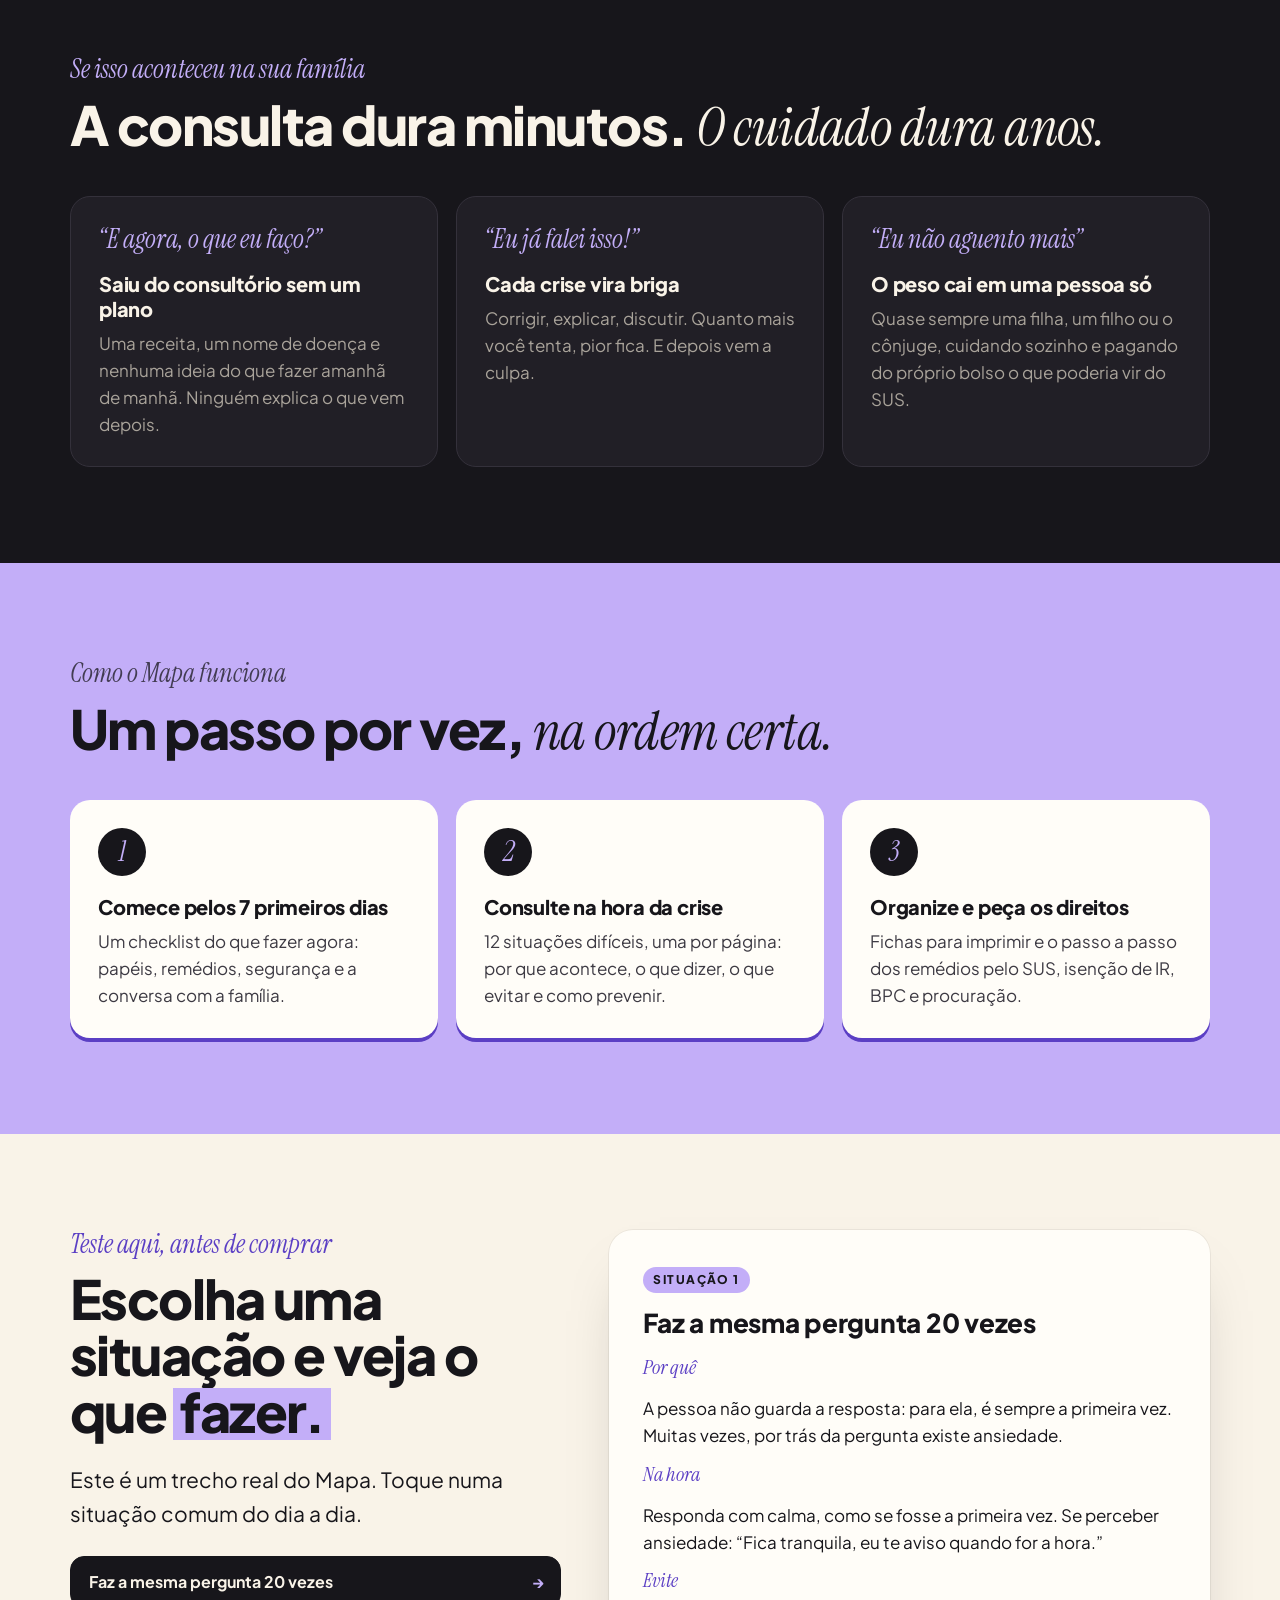
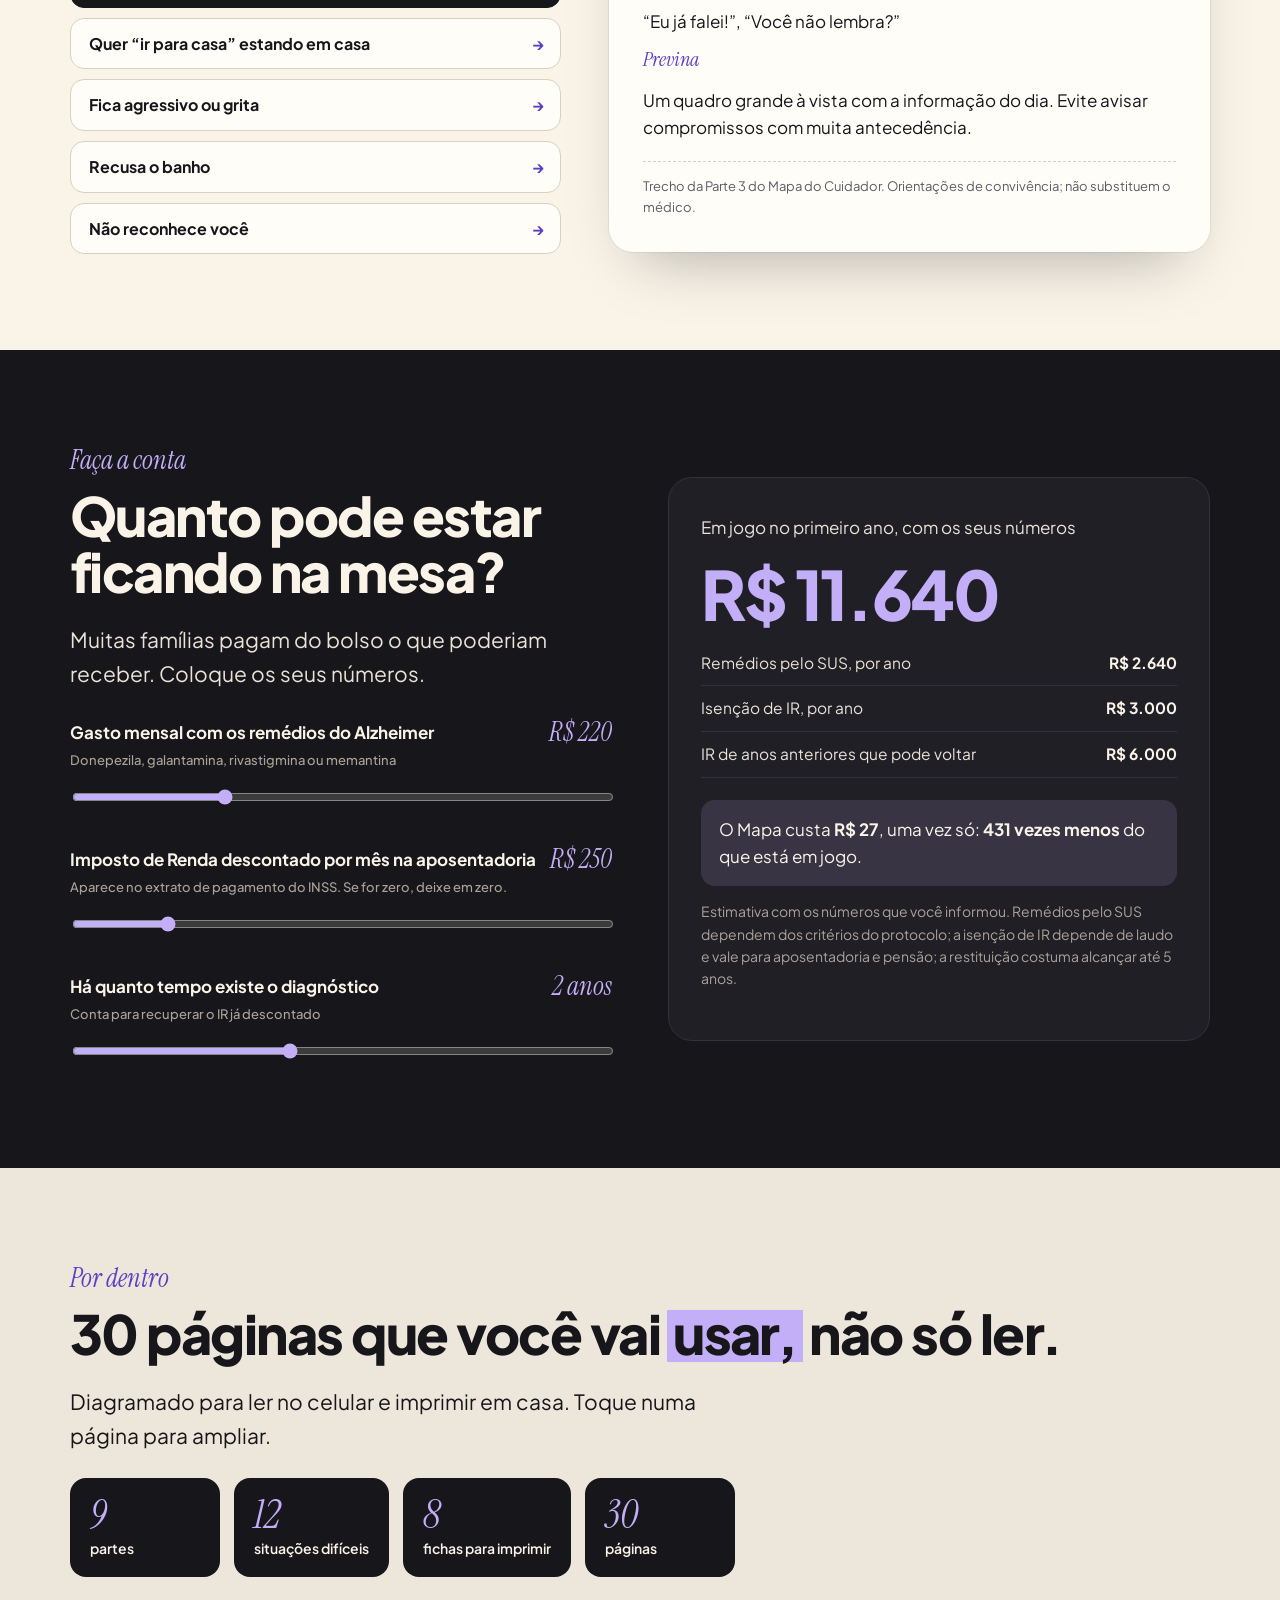
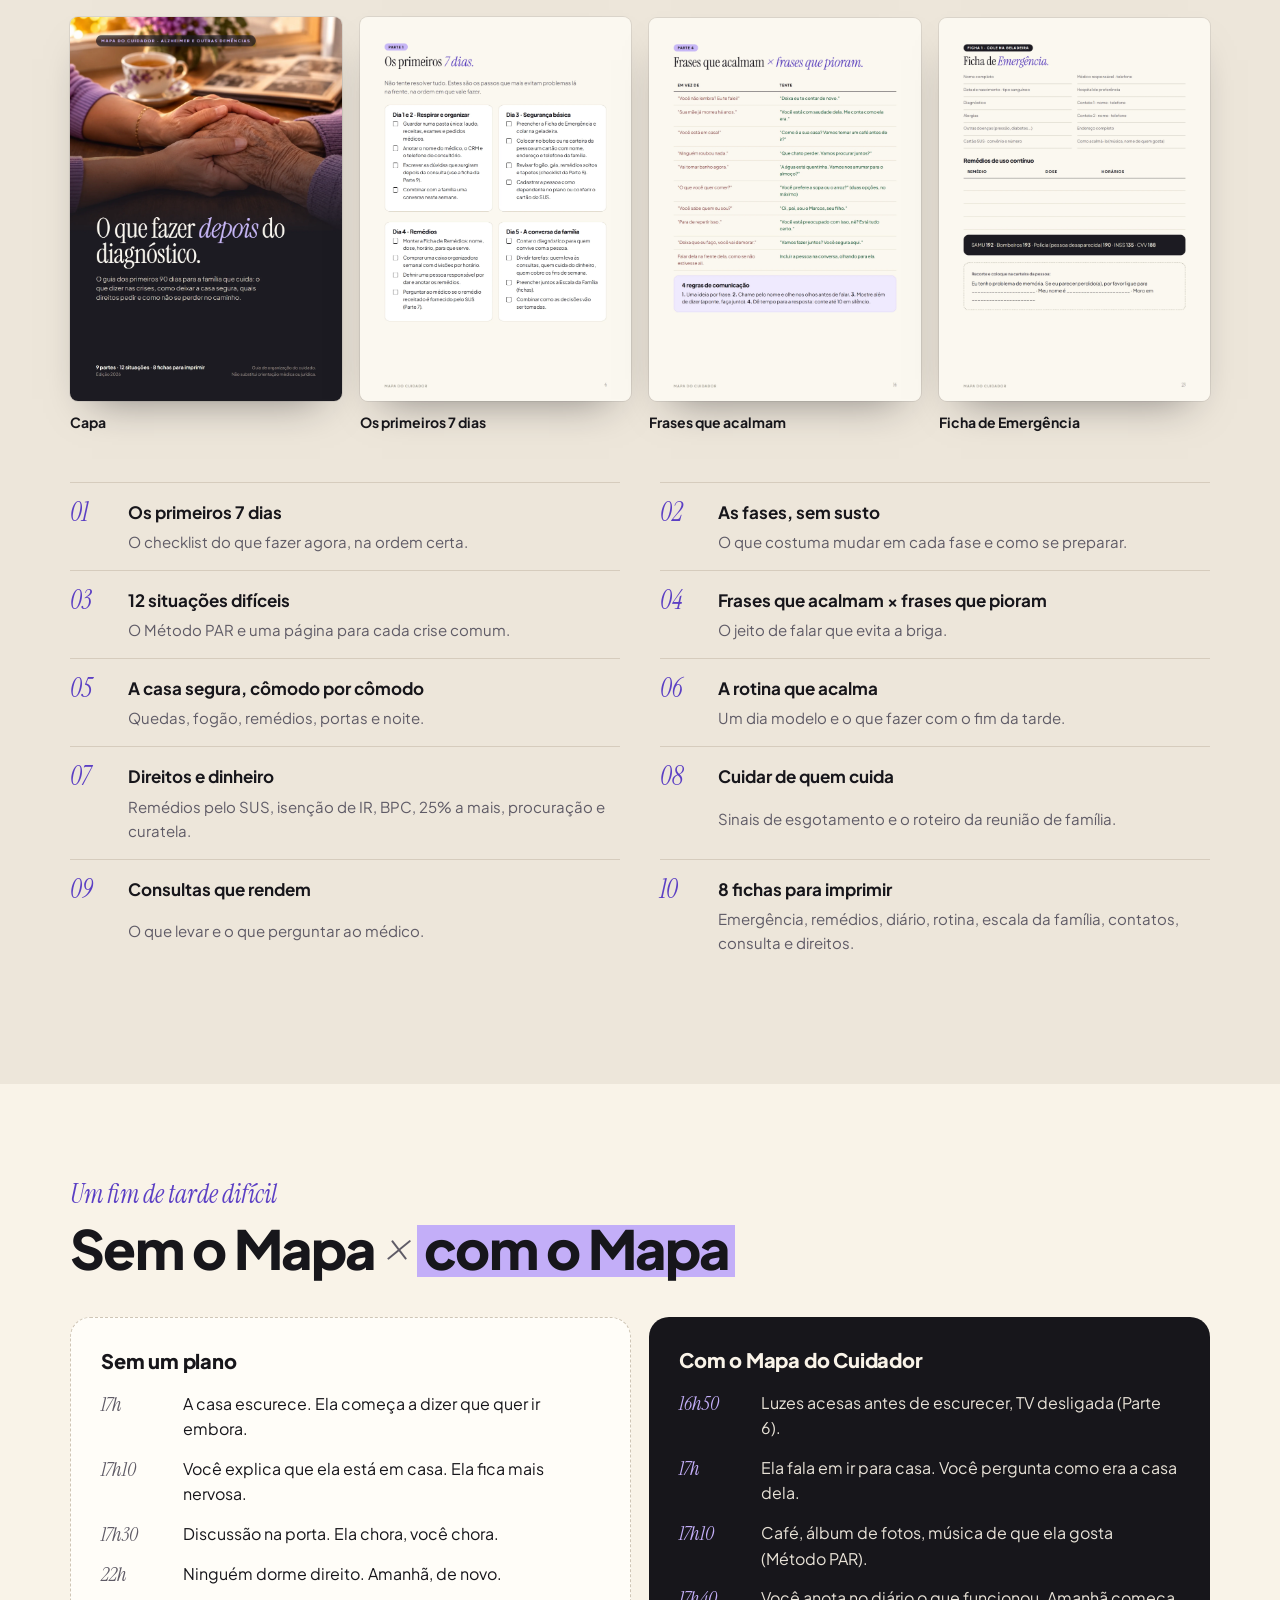
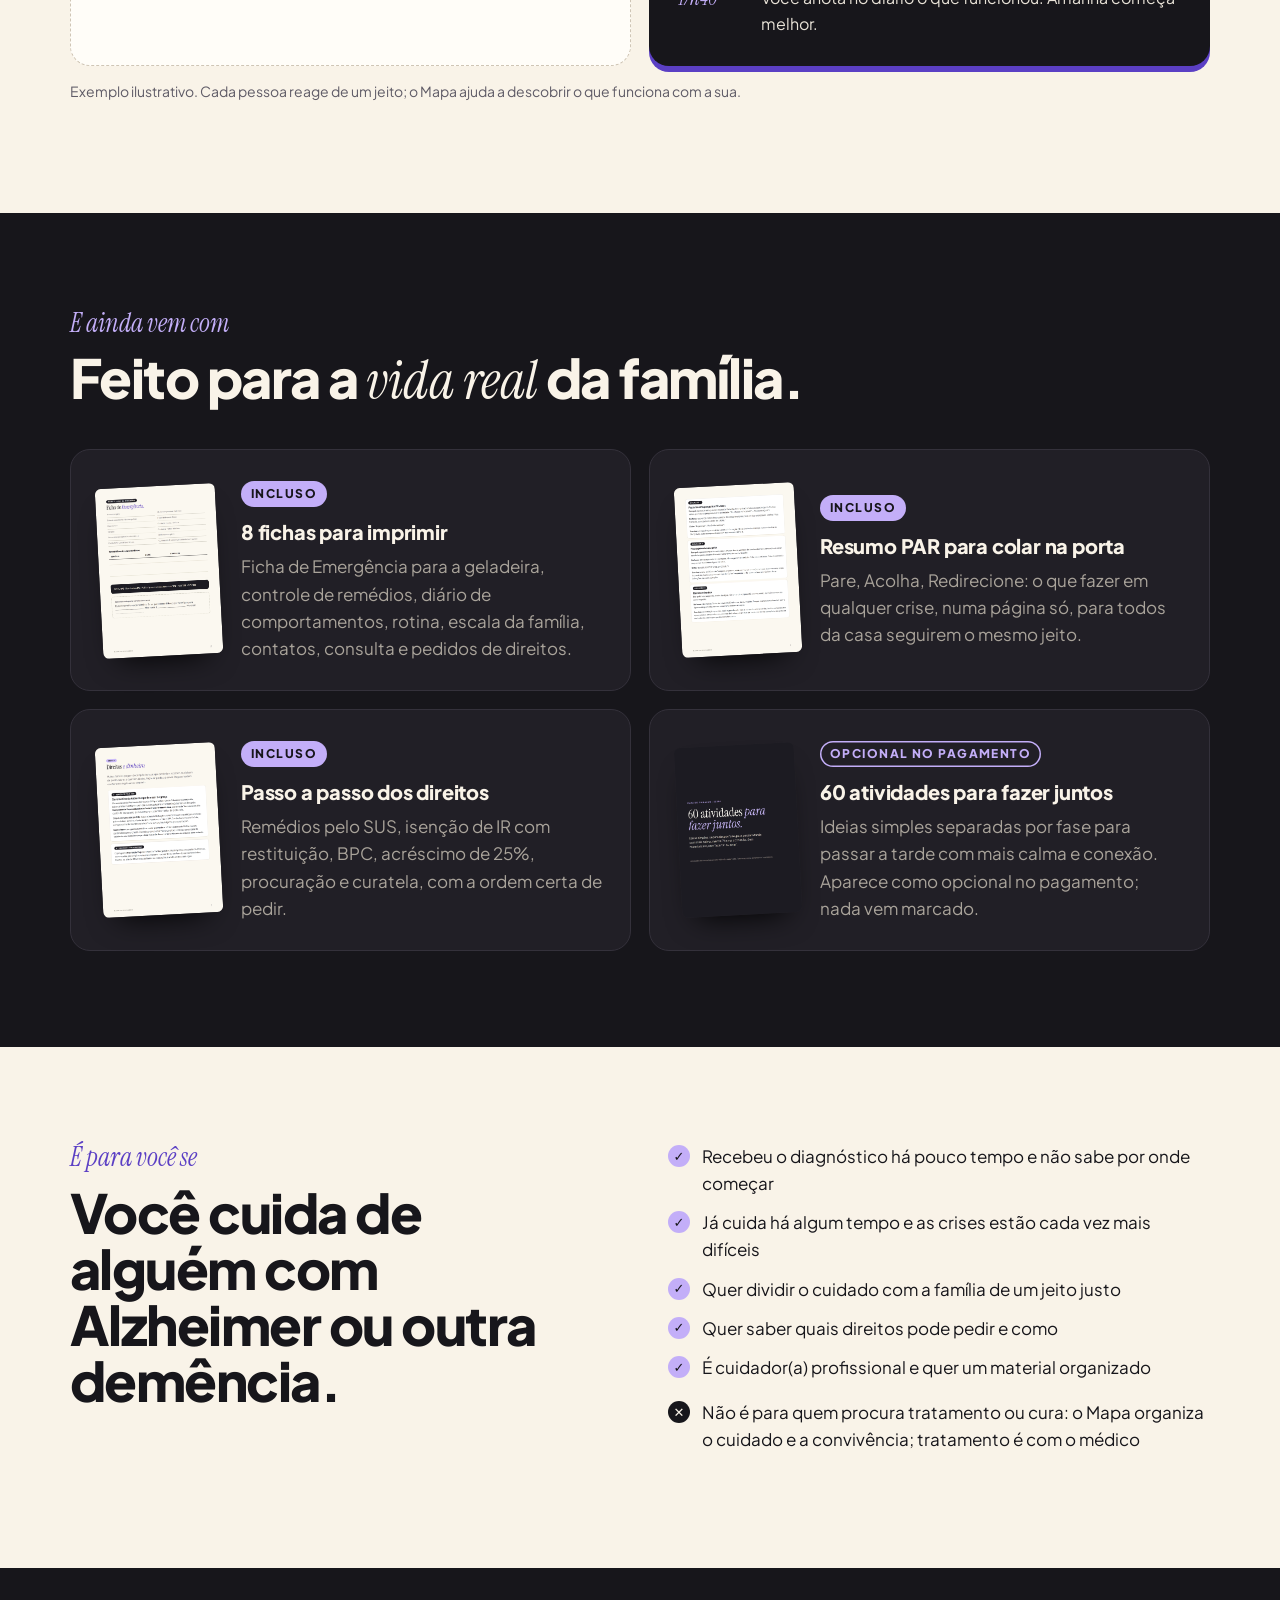
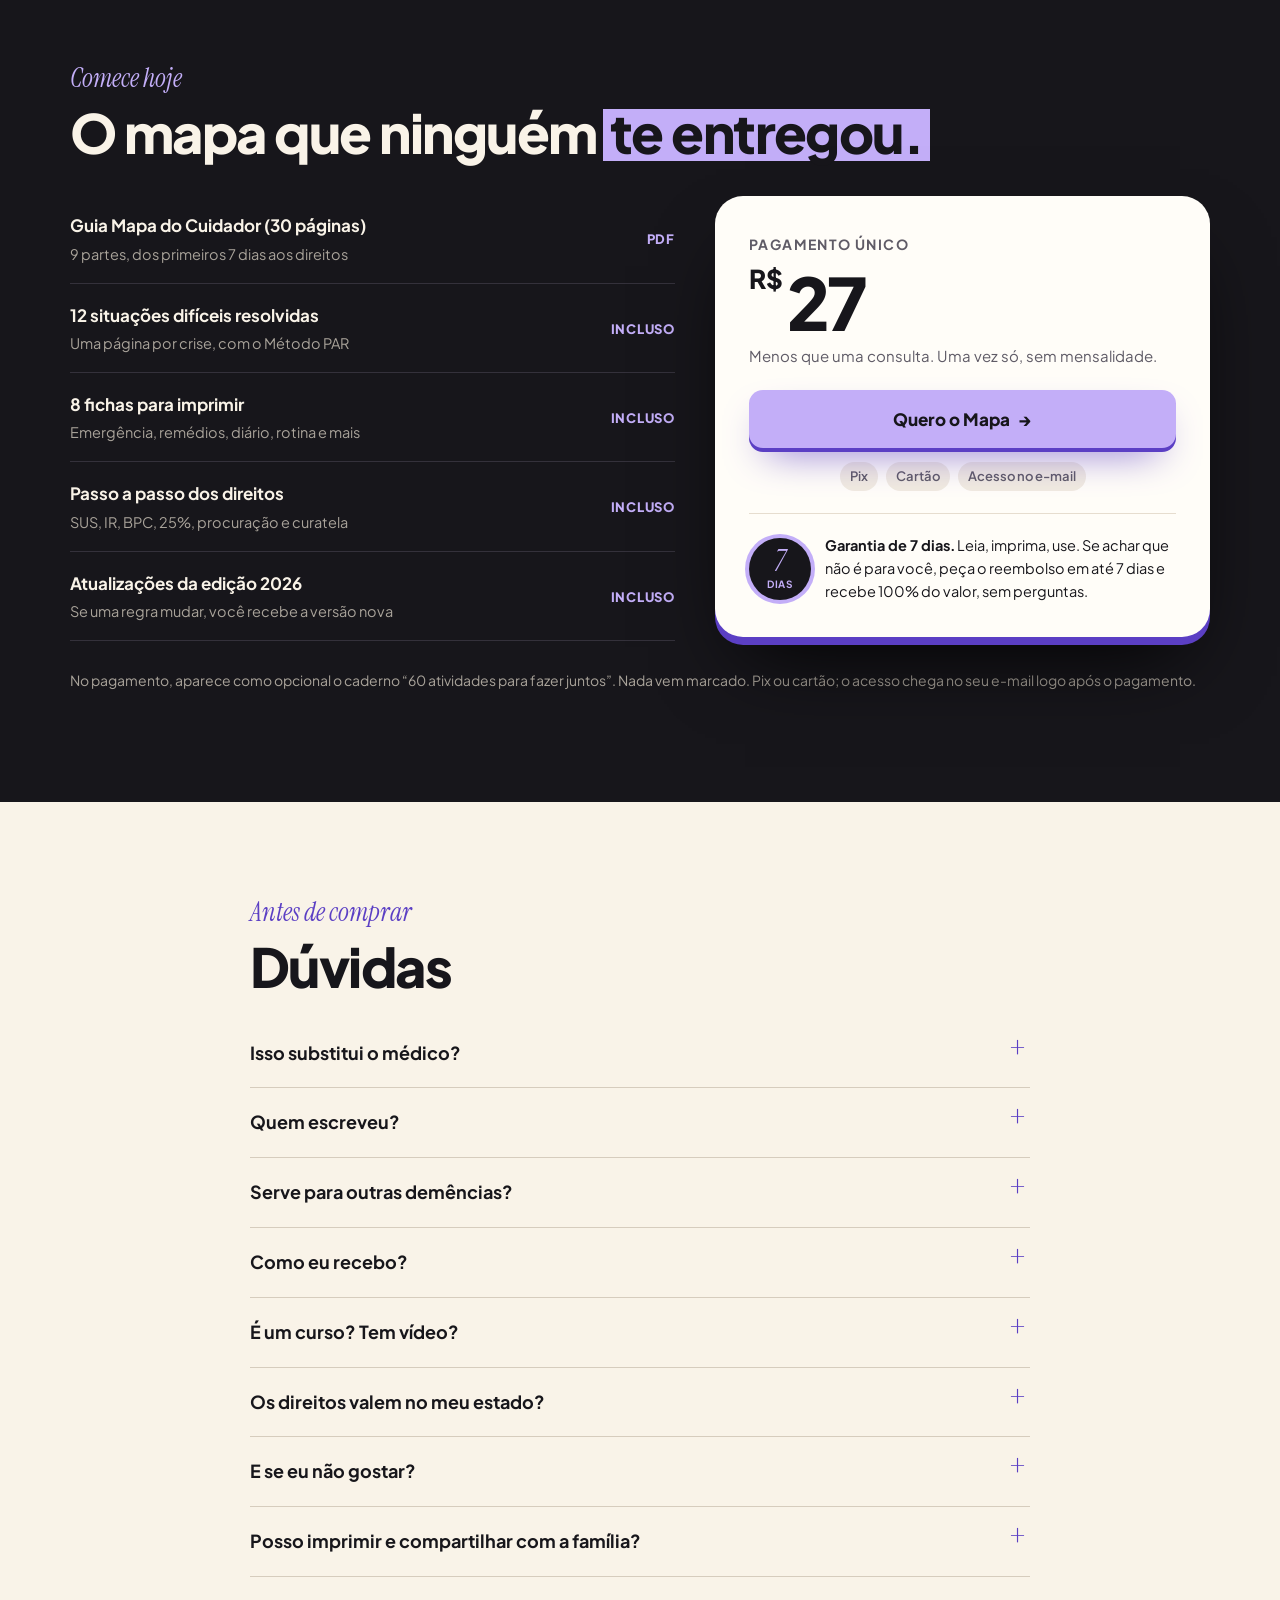
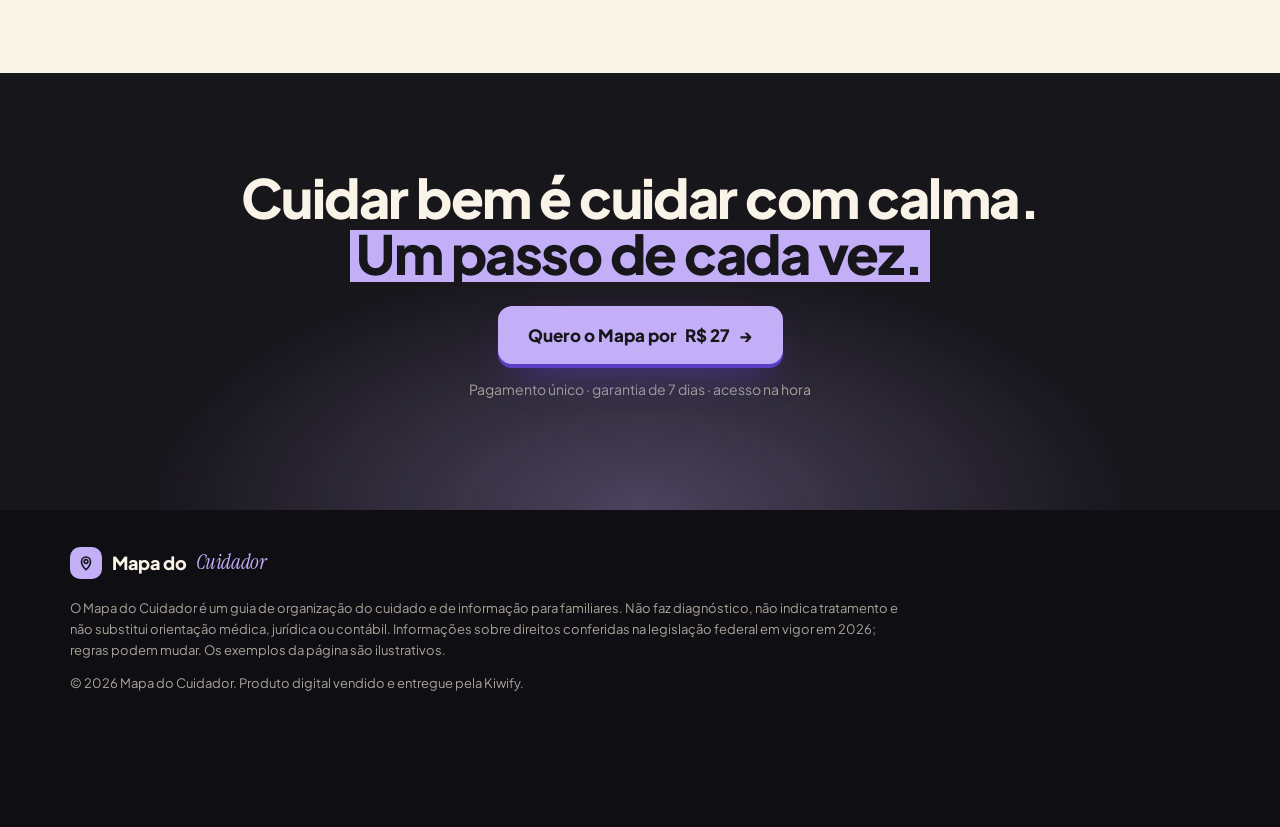
<file: mapa-do-cuidador/index.html>
<!doctype html>
<html lang="pt-BR">
<head>
<meta charset="utf-8">
<meta name="viewport" content="width=device-width, initial-scale=1">
<title>Mapa do Cuidador | O que fazer depois do diagnóstico de Alzheimer</title>
<meta name="description" content="O guia dos primeiros 90 dias para a família que cuida de alguém com Alzheimer ou outra demência: o que dizer nas crises, casa segura, direitos e fichas para imprimir.">
<meta property="og:title" content="Mapa do Cuidador | O que fazer depois do diagnóstico de Alzheimer">
<meta property="og:description" content="O guia dos primeiros 90 dias para a família que cuida de alguém com Alzheimer ou outra demência: o que dizer nas crises, casa segura, direitos e fichas para imprimir.">
<meta property="og:image" content="img/guia-p01.webp">
<meta property="og:type" content="website">
<meta name="theme-color" content="#17161b">
<link rel="icon" href="data:image/svg+xml,%3Csvg%20xmlns%3D'http%3A%2F%2Fwww.w3.org%2F2000%2Fsvg'%20viewBox%3D'0%200%2032%2032'%3E%3Crect%20width%3D'32'%20height%3D'32'%20rx%3D'9'%20fill%3D'%23c3aef8'%2F%3E%3Cpath%20d%3D'M12%2021s-6-5.5-6-11a6%206%200%200%201%2012%200c0%205.5-6%2011-6%2011zM12%2012.5a2.5%202.5%200%201%200%200-5%202.5%202.5%200%200%200%200%205z'%20fill%3D'none'%20stroke%3D'%2317161b'%20stroke-width%3D'2.6'%20stroke-linecap%3D'round'%20stroke-linejoin%3D'round'%20transform%3D'translate(4%204)'%2F%3E%3C%2Fsvg%3E">
<link rel="preconnect" href="https://fonts.googleapis.com">
<link rel="preconnect" href="https://fonts.gstatic.com" crossorigin>
<link href="https://fonts.googleapis.com/css2?family=Instrument+Serif:ital@0;1&family=Plus+Jakarta+Sans:wght@400;500;600;700;800&display=swap" rel="stylesheet">
<link rel="stylesheet" href="vendas.css?v=mvvqwywb">
<style>:root { --marca: #c3aef8; --marca-esc: #5b3fc4; --marca-claro: #e6dcfb; }</style>
<script>document.documentElement.classList.add("js");</script>
</head>
<body>

<header class="topo">
  <div class="caixa topo-in">
    <a href="#" class="logo" aria-label="Mapa do Cuidador, início"><i><svg viewBox="0 0 24 24" aria-hidden="true"><path d="M12 21s-6-5.5-6-11a6 6 0 0 1 12 0c0 5.5-6 11-6 11zM12 12.5a2.5 2.5 0 1 0 0-5 2.5 2.5 0 0 0 0 5z"/></svg></i>Mapa do <b>Cuidador</b></a>
    <nav class="menu" aria-label="Seções"><a href="#teste">Teste aqui</a><a href="#dentro">Por dentro</a><a href="#oferta">Preço</a><a href="#duvidas">Dúvidas</a></nav>
    <a href="#oferta" class="btn btn-p btn-sm" data-checkout>Quero o Mapa</a>
  </div>
</header>

<main>
  <section class="heroi">
    <div class="caixa heroi-in">
      <div>
        <span class="selo"><i class="ponto" aria-hidden="true"></i>Para filhos, cônjuges e cuidadores</span>
        <h1>O que fazer <em>depois</em> do diagnóstico de <mark>Alzheimer.</mark></h1>
        <p class="lead">O guia dos primeiros 90 dias para a família que cuida: <strong>o que dizer nas crises, como deixar a casa segura, quais direitos pedir e como não se perder no caminho.</strong></p>
        <div class="acoes">
          <a href="#oferta" class="btn btn-p btn-g " data-checkout>Quero o Mapa por <span data-preco>R$ 27</span> <span aria-hidden="true">→</span></a>
          <a href="#teste" class="btn btn-s">Ver um trecho</a>
        </div>
        <ul class="confianca" aria-label="Condições">
          <li><svg viewBox="0 0 20 20" aria-hidden="true"><path d="M4 10.5l4 4 8-9"/></svg>Pagamento único</li><li><svg viewBox="0 0 20 20" aria-hidden="true"><path d="M10 2l6 3v5c0 4-3 7-6 8-3-1-6-4-6-8V5z"/></svg>Garantia de 7 dias</li><li><svg viewBox="0 0 20 20" aria-hidden="true"><path d="M11 2L4 11h5l-1 7 7-9h-5z"/></svg>Acesso na hora</li><li><svg viewBox="0 0 20 20" aria-hidden="true"><path d="M5 2h7l4 4v12H5z"/><path d="M12 2v4h4"/></svg>PDF para ler e imprimir</li>
        </ul>
      </div>
      <div class="cena" aria-label="Páginas reais do Mapa do Cuidador">
        <div class="brilho" aria-hidden="true"></div>
        <div class="pg pg-b"><img src="img/guia-p17.webp" alt="" width="450" height="636"></div>
        <div class="pg pg-a"><img src="img/guia-p08.webp" alt="Página interna do guia" width="450" height="636"></div>
        <div class="pg pg-capa"><img src="img/guia-p01.webp" alt="Capa do Mapa do Cuidador" width="450" height="636"></div>
        <div class="cel" aria-hidden="true"><div><img src="img/celular.webp" alt="" width="360"></div></div>
        <span class="etiqueta e1"><em>1</em>12 situações difíceis resolvidas</span><span class="etiqueta e2"><em>2</em>Direitos que a família pode pedir</span><span class="etiqueta e3"><em>3</em>8 fichas para imprimir</span>
      </div>
    </div>
  </section>

  <div class="fita" aria-hidden="true"><div class="fita-trilho"><span>“Ele pergunta a mesma coisa vinte vezes”</span><b>tem o que fazer</b><span>“Ela quer ir para casa estando em casa”</span><b>tem o que fazer</b><span>“Não quer tomar banho de jeito nenhum”</span><b>tem o que fazer</b><span>“Ficou agressivo no fim da tarde”</span><b>tem o que fazer</b><span>“Diz que roubaram a bolsa dela”</span><b>tem o que fazer</b><span>“Não me reconheceu hoje”</span><b>tem o que fazer</b><span>“Ele pergunta a mesma coisa vinte vezes”</span><b>tem o que fazer</b><span>“Ela quer ir para casa estando em casa”</span><b>tem o que fazer</b><span>“Não quer tomar banho de jeito nenhum”</span><b>tem o que fazer</b><span>“Ficou agressivo no fim da tarde”</span><b>tem o que fazer</b><span>“Diz que roubaram a bolsa dela”</span><b>tem o que fazer</b><span>“Não me reconheceu hoje”</span><b>tem o que fazer</b></div></div>

  <section class="creme foto-sec">
    <div class="caixa foto-in">
      <figure class="foto rv"><img src="img/foto.webp" alt="Mãos de uma filha segurando as mãos da mãe idosa" width="1200" height="800" loading="lazy"><figcaption>Imagem ilustrativa</figcaption></figure>
      <div>
        <span class="sobre">Para quem cuida</span>
        <h2 class="rv">Ela pode esquecer os fatos. <em>Não esquece como se sentiu.</em></h2>
        <p class="lead">Mesmo quando a memória vai embora, a memória das emoções fica. É por isso que o jeito de cuidar importa tanto, e é isso que o Mapa ensina, um passo de cada vez.</p>
      </div>
    </div>
  </section>

  <section class="escuro">
    <div class="caixa">
      <span class="sobre">Se isso aconteceu na sua família</span>
      <h2 class="rv">A consulta dura minutos. <em>O cuidado dura anos.</em></h2>
      <div class="cartoes"><article class="cartao rv"><span class="aspas">“E agora, o que eu faço?”</span><h3>Saiu do consultório sem um plano</h3><p>Uma receita, um nome de doença e nenhuma ideia do que fazer amanhã de manhã. Ninguém explica o que vem depois.</p></article><article class="cartao rv"><span class="aspas">“Eu já falei isso!”</span><h3>Cada crise vira briga</h3><p>Corrigir, explicar, discutir. Quanto mais você tenta, pior fica. E depois vem a culpa.</p></article><article class="cartao rv"><span class="aspas">“Eu não aguento mais”</span><h3>O peso cai em uma pessoa só</h3><p>Quase sempre uma filha, um filho ou o cônjuge, cuidando sozinho e pagando do próprio bolso o que poderia vir do SUS.</p></article></div>
    </div>
  </section>

  <section class="cor" id="como">
    <div class="caixa">
      <span class="sobre">Como o Mapa funciona</span>
      <h2 class="rv">Um passo por vez, <em>na ordem certa.</em></h2>
      <ol class="passos"><li class="rv"><span class="num">1</span><h3>Comece pelos 7 primeiros dias</h3><p>Um checklist do que fazer agora: papéis, remédios, segurança e a conversa com a família.</p></li><li class="rv"><span class="num">2</span><h3>Consulte na hora da crise</h3><p>12 situações difíceis, uma por página: por que acontece, o que dizer, o que evitar e como prevenir.</p></li><li class="rv"><span class="num">3</span><h3>Organize e peça os direitos</h3><p>Fichas para imprimir e o passo a passo dos remédios pelo SUS, isenção de IR, BPC e procuração.</p></li></ol>
    </div>
  </section>

  <section class="creme" id="teste">
    <div class="caixa demo">
      <div>
        <span class="sobre">Teste aqui, antes de comprar</span>
        <h2>Escolha uma situação e veja o que <mark>fazer.</mark></h2>
        <p class="lead">Este é um trecho real do Mapa. Toque numa situação comum do dia a dia.</p>
        <div class="abas" id="abas" role="tablist" aria-label="Situações"></div>
      </div>
      <div class="painel" id="painel" aria-live="polite"></div>
    </div>
  </section>

  <section class="escuro" id="calculadora">
    <div class="caixa calc">
      <div>
        <span class="sobre">Faça a conta</span>
        <h2>Quanto pode estar ficando na mesa?</h2>
        <p class="lead">Muitas famílias pagam do bolso o que poderiam receber. Coloque os seus números.</p>
        <div id="calc-campos"></div>
      </div>
      <div class="resultado rv">
        <p>Em jogo no primeiro ano, com os seus números</p>
        <p class="grande" id="calc-grande">R$ 0</p>
        <div id="calc-linhas"></div>
        <p class="se-paga" id="calc-paga"></p>
        <p class="nota">Estimativa com os números que você informou. Remédios pelo SUS dependem dos critérios do protocolo; a isenção de IR depende de laudo e vale para aposentadoria e pensão; a restituição costuma alcançar até 5 anos.</p>
      </div>
    </div>
  </section>

  <section class="estudio" id="dentro">
    <div class="caixa">
      <span class="sobre">Por dentro</span>
      <h2 class="rv">30 páginas que você vai <mark>usar,</mark> não só ler.</h2>
      <p class="lead">Diagramado para ler no celular e imprimir em casa. Toque numa página para ampliar.</p>
      <ul class="fichas" aria-label="Resumo"><li><b>9</b><span>partes</span></li><li><b>12</b><span>situações difíceis</span></li><li><b>8</b><span>fichas para imprimir</span></li><li><b>30</b><span>páginas</span></li></ul>
      <div class="paginas"><button type="button" class="rv" data-amplia="img/guia-p01.webp"><img src="img/guia-p01.webp" alt="Página do guia: Capa" loading="lazy" width="450" height="636"><small>Capa</small></button><button type="button" class="rv" data-amplia="img/guia-p04.webp"><img src="img/guia-p04.webp" alt="Página do guia: Os primeiros 7 dias" loading="lazy" width="450" height="636"><small>Os primeiros 7 dias</small></button><button type="button" class="rv" data-amplia="img/guia-p14.webp"><img src="img/guia-p14.webp" alt="Página do guia: Frases que acalmam" loading="lazy" width="450" height="636"><small>Frases que acalmam</small></button><button type="button" class="rv" data-amplia="img/guia-p23.webp"><img src="img/guia-p23.webp" alt="Página do guia: Ficha de Emergência" loading="lazy" width="450" height="636"><small>Ficha de Emergência</small></button></div>
      <ol class="indice"><li class="rv"><b>Os primeiros 7 dias</b><span>O checklist do que fazer agora, na ordem certa.</span></li><li class="rv"><b>As fases, sem susto</b><span>O que costuma mudar em cada fase e como se preparar.</span></li><li class="rv"><b>12 situações difíceis</b><span>O Método PAR e uma página para cada crise comum.</span></li><li class="rv"><b>Frases que acalmam × frases que pioram</b><span>O jeito de falar que evita a briga.</span></li><li class="rv"><b>A casa segura, cômodo por cômodo</b><span>Quedas, fogão, remédios, portas e noite.</span></li><li class="rv"><b>A rotina que acalma</b><span>Um dia modelo e o que fazer com o fim da tarde.</span></li><li class="rv"><b>Direitos e dinheiro</b><span>Remédios pelo SUS, isenção de IR, BPC, 25% a mais, procuração e curatela.</span></li><li class="rv"><b>Cuidar de quem cuida</b><span>Sinais de esgotamento e o roteiro da reunião de família.</span></li><li class="rv"><b>Consultas que rendem</b><span>O que levar e o que perguntar ao médico.</span></li><li class="rv"><b>8 fichas para imprimir</b><span>Emergência, remédios, diário, rotina, escala da família, contatos, consulta e direitos.</span></li></ol>
    </div>
  </section>

  <section class="creme">
    <div class="caixa">
      <span class="sobre">Um fim de tarde difícil</span>
      <h2 class="rv">Sem o Mapa <span class="vs">×</span> <mark>com o Mapa</mark></h2>
      <div class="dia">
        <div class="col sem rv"><h3>Sem um plano</h3><ol><li><time>17h</time>A casa escurece. Ela começa a dizer que quer ir embora.</li><li><time>17h10</time>Você explica que ela está em casa. Ela fica mais nervosa.</li><li><time>17h30</time>Discussão na porta. Ela chora, você chora.</li><li><time>22h</time>Ninguém dorme direito. Amanhã, de novo.</li></ol></div>
        <div class="col com rv"><h3>Com o Mapa do Cuidador</h3><ol><li><time>16h50</time>Luzes acesas antes de escurecer, TV desligada (Parte 6).</li><li><time>17h</time>Ela fala em ir para casa. Você pergunta como era a casa dela.</li><li><time>17h10</time>Café, álbum de fotos, música de que ela gosta (Método PAR).</li><li><time>17h40</time>Você anota no diário o que funcionou. Amanhã começa melhor.</li></ol></div>
      </div>
      <p class="nota">Exemplo ilustrativo. Cada pessoa reage de um jeito; o Mapa ajuda a descobrir o que funciona com a sua.</p>
    </div>
  </section>

  <section class="escuro" id="bonus">
    <div class="caixa">
      <span class="sobre">E ainda vem com</span>
      <h2 class="rv">Feito para a <em>vida real</em> da família.</h2>
      <div class="bonus"><article class="cartao rv"><img src="img/guia-p23.webp" alt="" loading="lazy" width="240" height="339"><div><span class="tag ">Incluso</span><h3>8 fichas para imprimir</h3><p>Ficha de Emergência para a geladeira, controle de remédios, diário de comportamentos, rotina, escala da família, contatos, consulta e pedidos de direitos.</p></div></article><article class="cartao rv"><img src="img/guia-p08.webp" alt="" loading="lazy" width="240" height="339"><div><span class="tag ">Incluso</span><h3>Resumo PAR para colar na porta</h3><p>Pare, Acolha, Redirecione: o que fazer em qualquer crise, numa página só, para todos da casa seguirem o mesmo jeito.</p></div></article><article class="cartao rv"><img src="img/guia-p17.webp" alt="" loading="lazy" width="240" height="339"><div><span class="tag ">Incluso</span><h3>Passo a passo dos direitos</h3><p>Remédios pelo SUS, isenção de IR com restituição, BPC, acréscimo de 25%, procuração e curatela, com a ordem certa de pedir.</p></div></article><article class="cartao rv"><img src="img/atividades-p01.webp" alt="" loading="lazy" width="240" height="339"><div><span class="tag esc">Opcional no pagamento</span><h3>60 atividades para fazer juntos</h3><p>Ideias simples separadas por fase para passar a tarde com mais calma e conexão. Aparece como opcional no pagamento; nada vem marcado.</p></div></article></div>
    </div>
  </section>

  <section class="creme">
    <div class="caixa duas">
      <div><span class="sobre">É para você se</span><h2 class="rv">Você cuida de alguém com Alzheimer ou outra demência.</h2></div>
      <div><ul class="lista sim"><li>Recebeu o diagnóstico há pouco tempo e não sabe por onde começar</li><li>Já cuida há algum tempo e as crises estão cada vez mais difíceis</li><li>Quer dividir o cuidado com a família de um jeito justo</li><li>Quer saber quais direitos pode pedir e como</li><li>É cuidador(a) profissional e quer um material organizado</li></ul><ul class="lista nao"><li>Não é para quem procura tratamento ou cura: o Mapa organiza o cuidado e a convivência; tratamento é com o médico</li></ul></div>
    </div>
  </section>

  <section class="oferta-sec" id="oferta">
    <div class="caixa">
      <span class="sobre">Comece hoje</span>
      <h2>O mapa que ninguém <mark>te entregou.</mark></h2>
      <div class="oferta">
        <ul class="recebe"><li><div><b>Guia Mapa do Cuidador (30 páginas)</b><span>9 partes, dos primeiros 7 dias aos direitos</span></div><em>PDF</em></li><li><div><b>12 situações difíceis resolvidas</b><span>Uma página por crise, com o Método PAR</span></div><em>Incluso</em></li><li><div><b>8 fichas para imprimir</b><span>Emergência, remédios, diário, rotina e mais</span></div><em>Incluso</em></li><li><div><b>Passo a passo dos direitos</b><span>SUS, IR, BPC, 25%, procuração e curatela</span></div><em>Incluso</em></li><li><div><b>Atualizações da edição 2026</b><span>Se uma regra mudar, você recebe a versão nova</span></div><em>Incluso</em></li></ul>
        <div class="preco-box">
          <span class="de">Pagamento único</span>
          <p class="preco"><small>R$</small><span data-preco-num>27</span></p>
          <p class="cond">Menos que uma consulta. Uma vez só, sem mensalidade.</p>
          <a href="#oferta" class="btn btn-p btn-g btn-largo" data-checkout>Quero o Mapa <span aria-hidden="true">→</span></a>
          <div class="pagamento"><span>Pix</span><span>Cartão</span><span>Acesso no e-mail</span></div>
          <div class="garantia"><span class="selo-g" aria-hidden="true">7<small>dias</small></span><p style="margin:0"><b>Garantia de 7 dias.</b> Leia, imprima, use. Se achar que não é para você, peça o reembolso em até 7 dias e recebe 100% do valor, sem perguntas.</p></div>
        </div>
      </div>
      <p class="extra-nota">No pagamento, aparece como opcional o caderno “60 atividades para fazer juntos”. Nada vem marcado. Pix ou cartão; o acesso chega no seu e-mail logo após o pagamento.</p>
    </div>
  </section>

  <section class="creme" id="duvidas">
    <div class="caixa estreita">
      <span class="sobre">Antes de comprar</span>
      <h2>Dúvidas</h2>
      <details><summary>Isso substitui o médico?</summary><p>Não. O Mapa organiza o cuidado do dia a dia, a convivência e a burocracia. Diagnóstico, remédios e tratamento são sempre com o médico e a equipe de saúde.</p></details>
      <details><summary>Quem escreveu?</summary><p>O Mapa foi organizado a partir de orientações públicas de cuidado: o Protocolo Clínico do SUS para Doença de Alzheimer, materiais do Ministério da Saúde, da Associação Brasileira de Alzheimer (ABRAz) e da Alzheimer's Association, e da legislação federal sobre direitos. As fontes estão citadas no próprio guia.</p></details>
      <details><summary>Serve para outras demências?</summary><p>Sim. As situações do dia a dia (repetição, agitação, recusa de banho, desorientação) aparecem em vários tipos de demência. O que muda de um tipo para outro, o médico orienta.</p></details>
      <details><summary>Como eu recebo?</summary><p>Logo depois do pagamento, você recebe no e-mail o acesso à área de membros da Kiwify com o PDF para baixar, ler no celular e imprimir quantas vezes quiser.</p></details>
      <details><summary>É um curso? Tem vídeo?</summary><p>Não. É um guia prático em PDF, feito para consultar rápido na hora em que você precisa, sem horas de aula.</p></details>
      <details><summary>Os direitos valem no meu estado?</summary><p>Os direitos do guia são federais e valem no Brasil todo. A lista exata de documentos da farmácia de alto custo varia por estado, e o guia explica onde confirmar.</p></details>
      <details><summary>E se eu não gostar?</summary><p>Você tem 7 dias de garantia. Se achar que não é para você, pede o reembolso pela própria Kiwify e recebe 100% do valor.</p></details>
      <details><summary>Posso imprimir e compartilhar com a família?</summary><p>Pode imprimir quantas vezes quiser e usar com as pessoas que cuidam junto com você.</p></details>
    </div>
  </section>

  <section class="final">
    <div class="caixa">
      <h2 class="rv">Cuidar bem é cuidar com calma. <mark>Um passo de cada vez.</mark></h2>
      <a href="#oferta" class="btn btn-p btn-g " data-checkout>Quero o Mapa por <span data-preco>R$ 27</span> <span aria-hidden="true">→</span></a>
      <p class="nota">Pagamento único · garantia de 7 dias · acesso na hora</p>
    </div>
  </section>
</main>

<footer class="rodape">
  <div class="caixa">
    <a href="#" class="logo"><i><svg viewBox="0 0 24 24" aria-hidden="true"><path d="M12 21s-6-5.5-6-11a6 6 0 0 1 12 0c0 5.5-6 11-6 11zM12 12.5a2.5 2.5 0 1 0 0-5 2.5 2.5 0 0 0 0 5z"/></svg></i>Mapa do <b>Cuidador</b></a>
    <p style="margin-top:18px">O Mapa do Cuidador é um guia de organização do cuidado e de informação para familiares. Não faz diagnóstico, não indica tratamento e não substitui orientação médica, jurídica ou contábil. Informações sobre direitos conferidas na legislação federal em vigor em 2026; regras podem mudar. Os exemplos da página são ilustrativos.</p>
    <p>© 2026 Mapa do Cuidador. Produto digital vendido e entregue pela Kiwify.</p>
  </div>
</footer>

<div class="modal" id="modal" role="dialog" aria-label="Página ampliada"><button type="button">Fechar ✕</button><img alt=""></div>

<div class="barra" id="barra" aria-hidden="true">
  <span><b data-preco>R$ 27</b><small>pagamento único · garantia 7 dias</small></span>
  <a href="#oferta" class="btn btn-p btn-sm" data-checkout tabindex="-1">Quero o Mapa</a>
</div>

<script src="config.js?v=mvvqwywb"></script>
<script src="dados.js?v=mvvqwywb"></script>
<script src="vendas.js?v=mvvqwywb"></script>
</body>
</html>
</file>
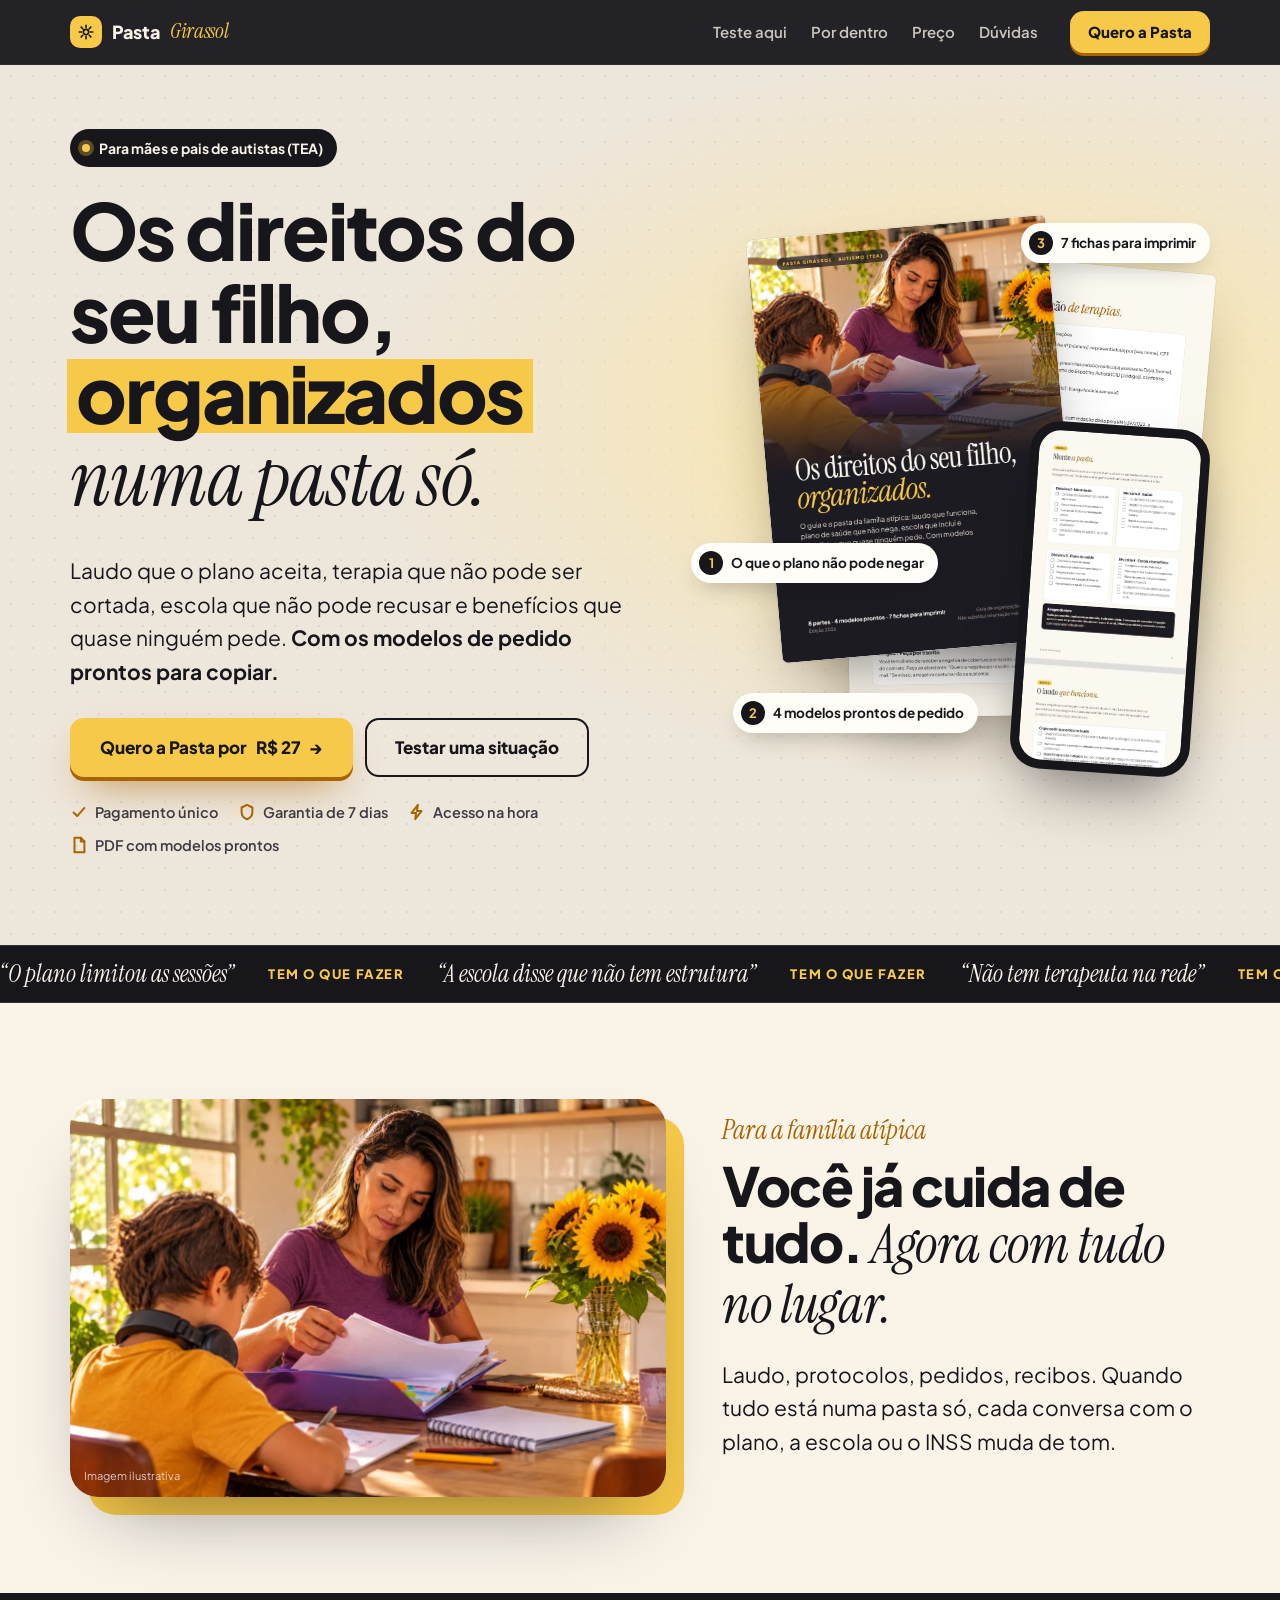
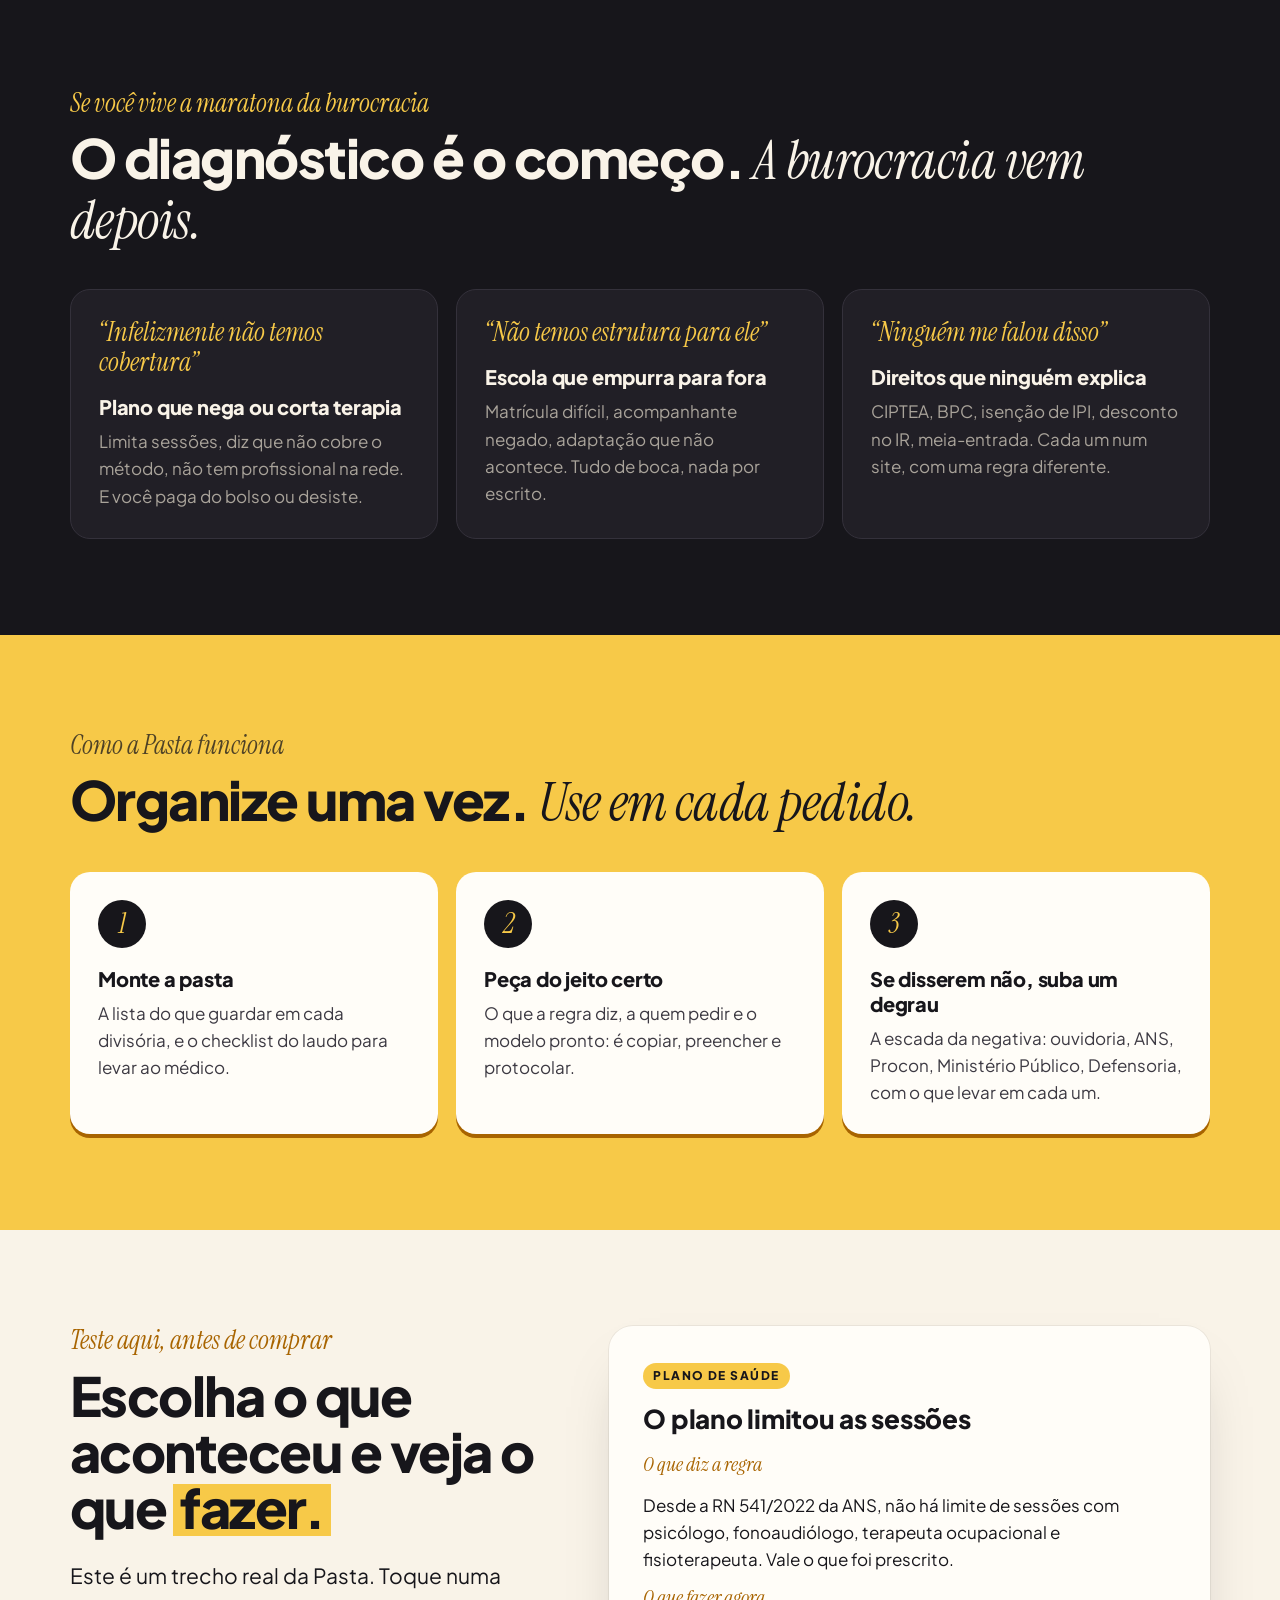
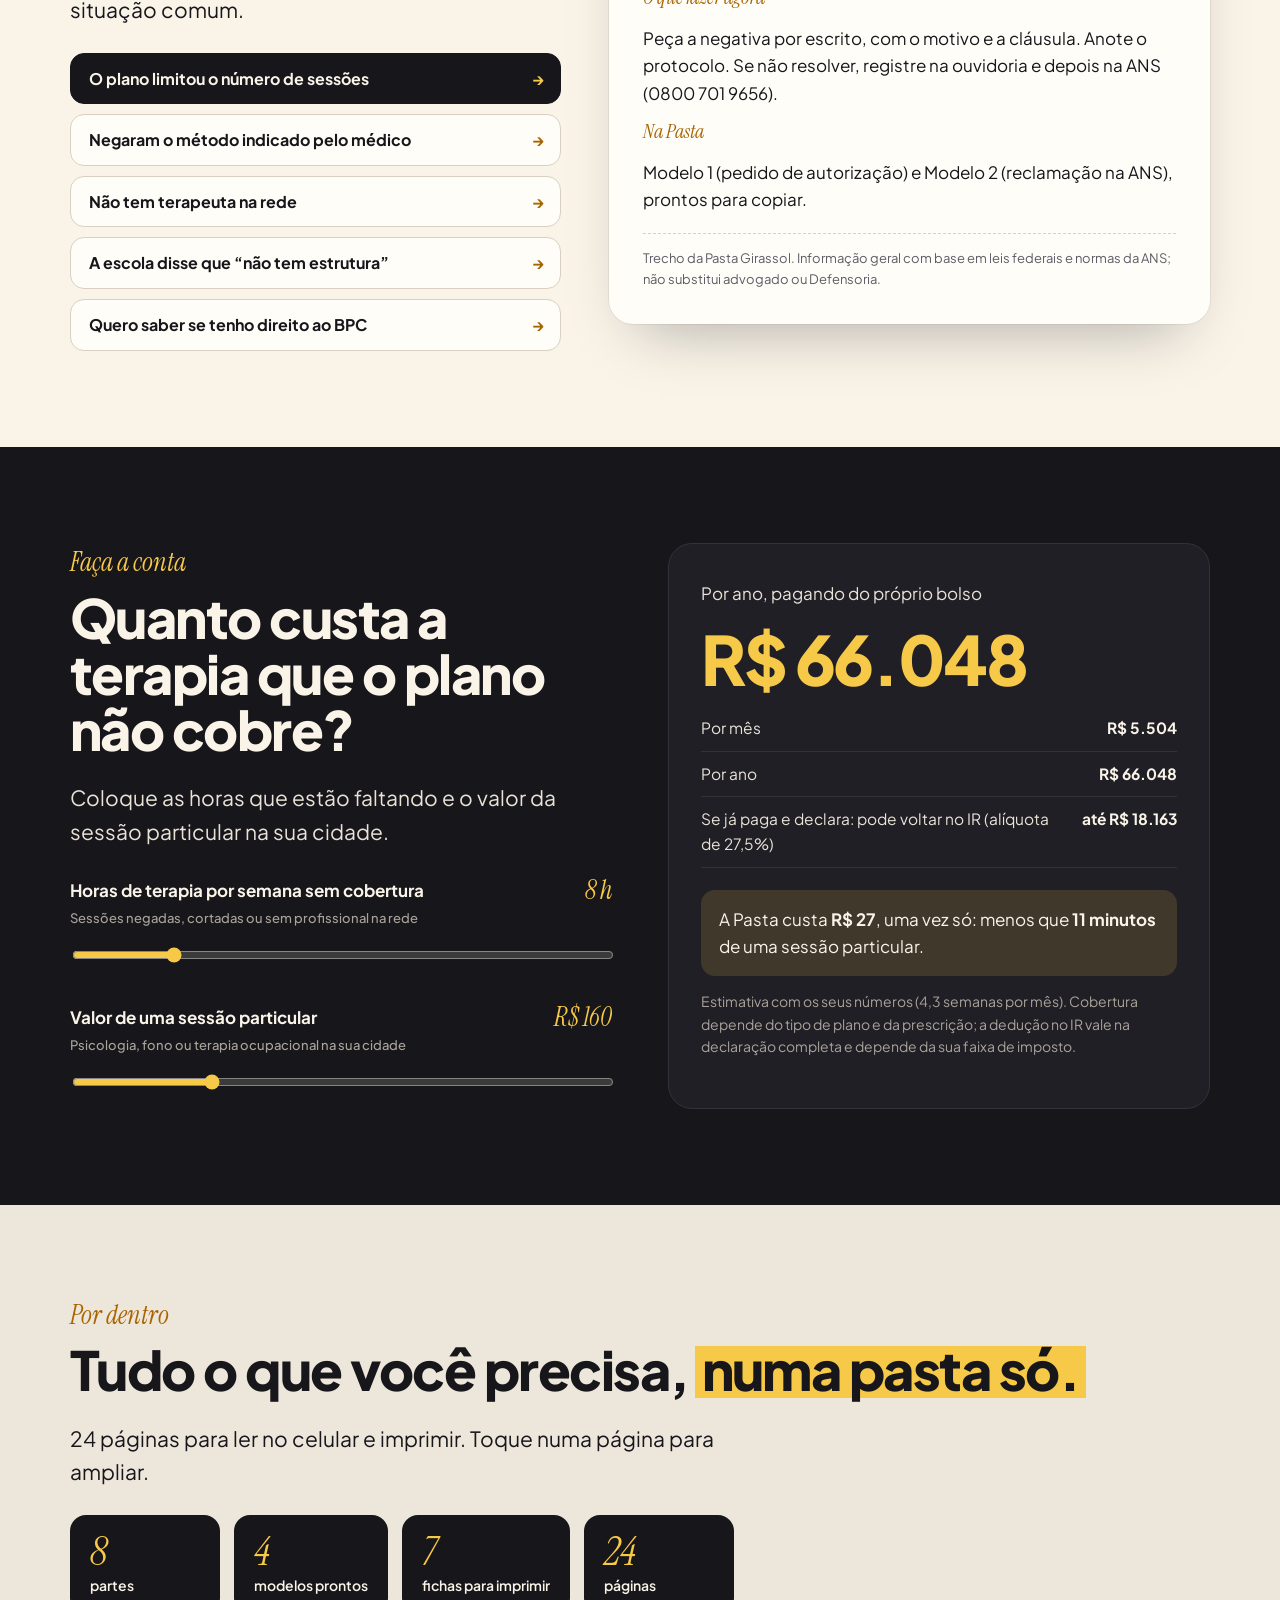
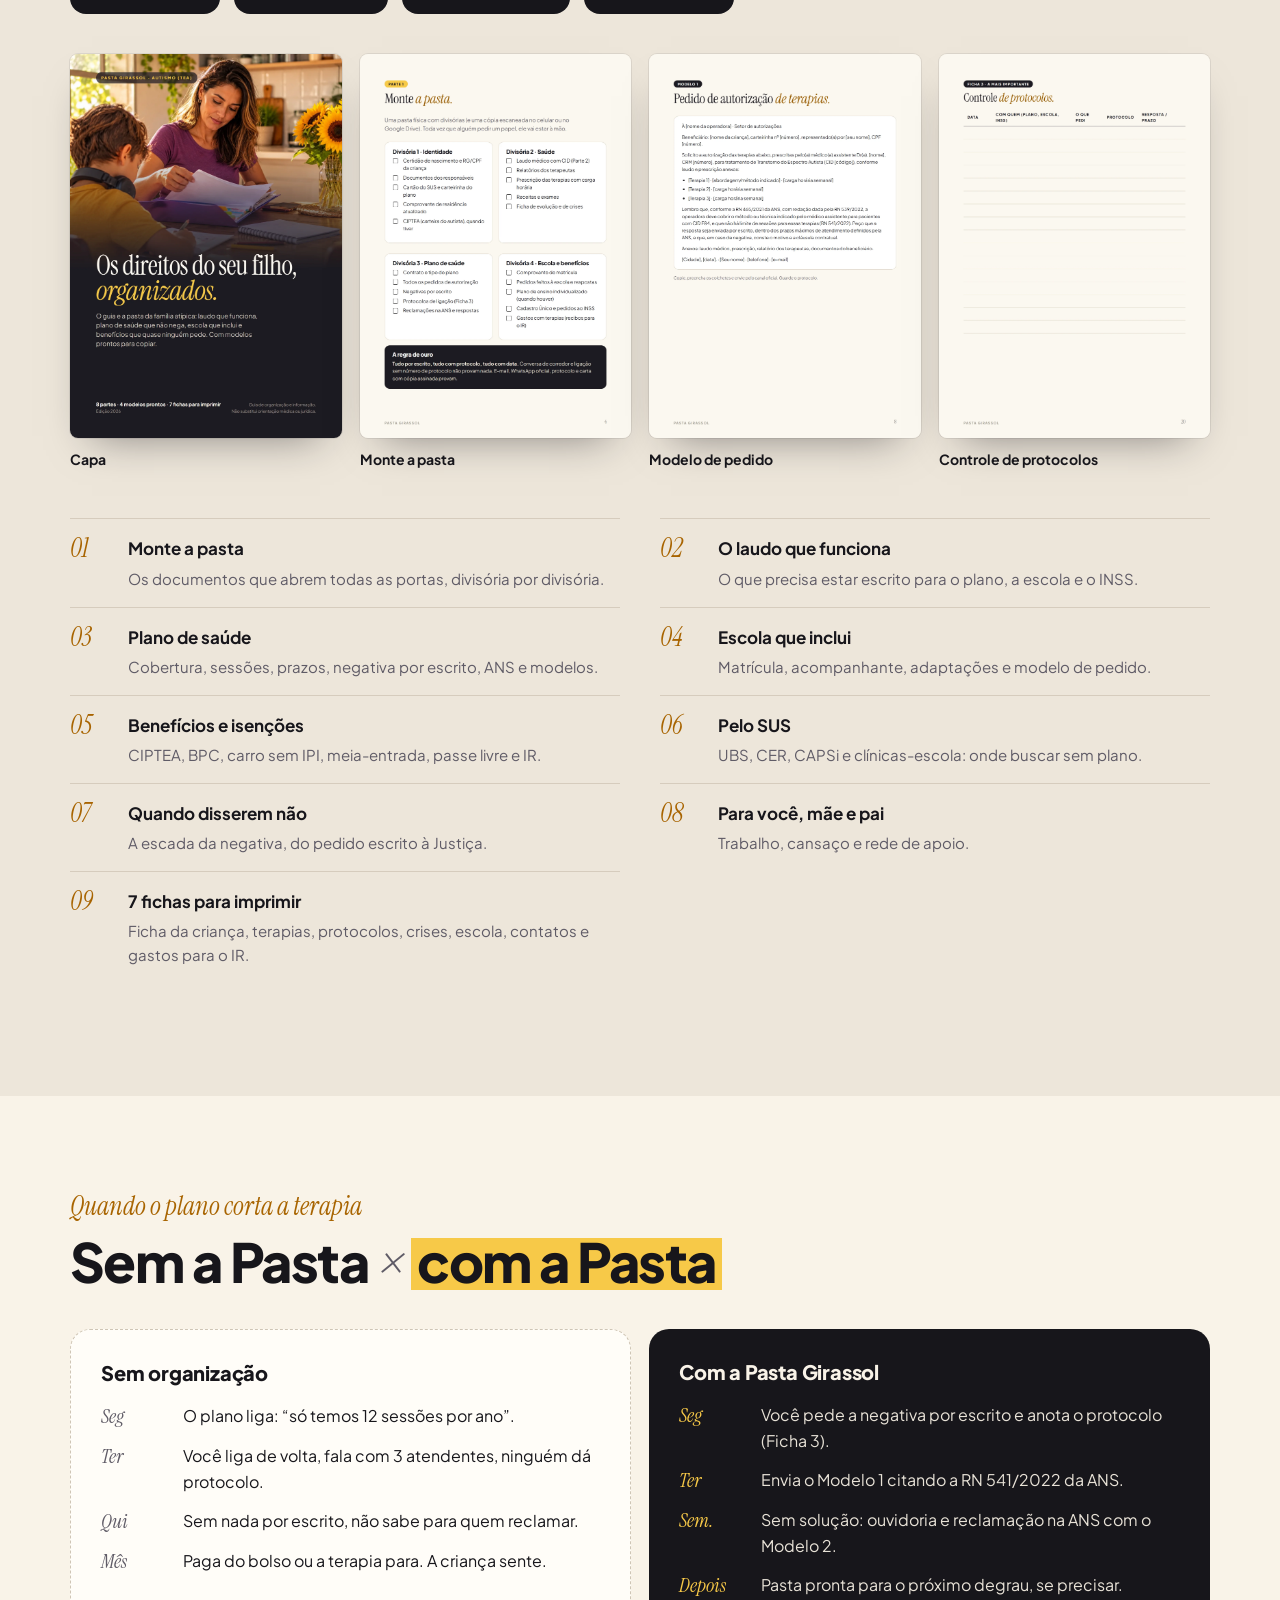
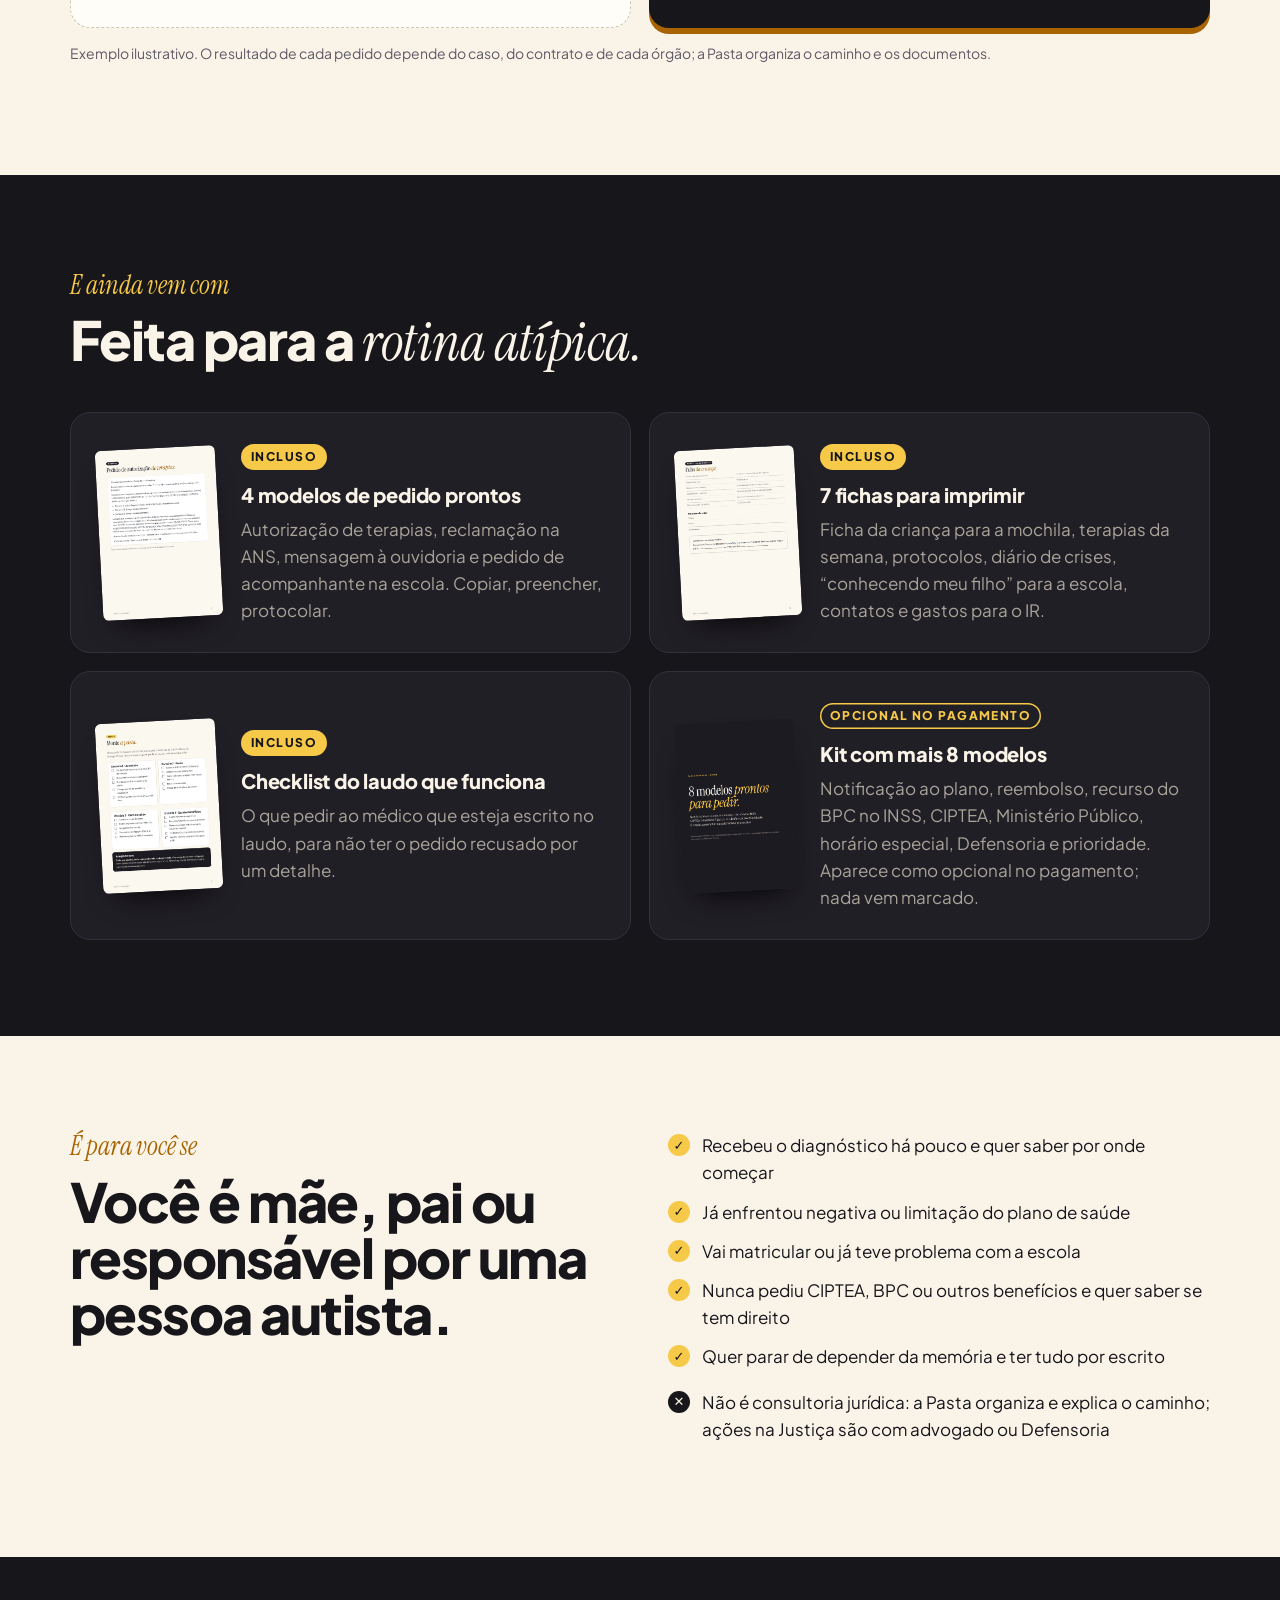
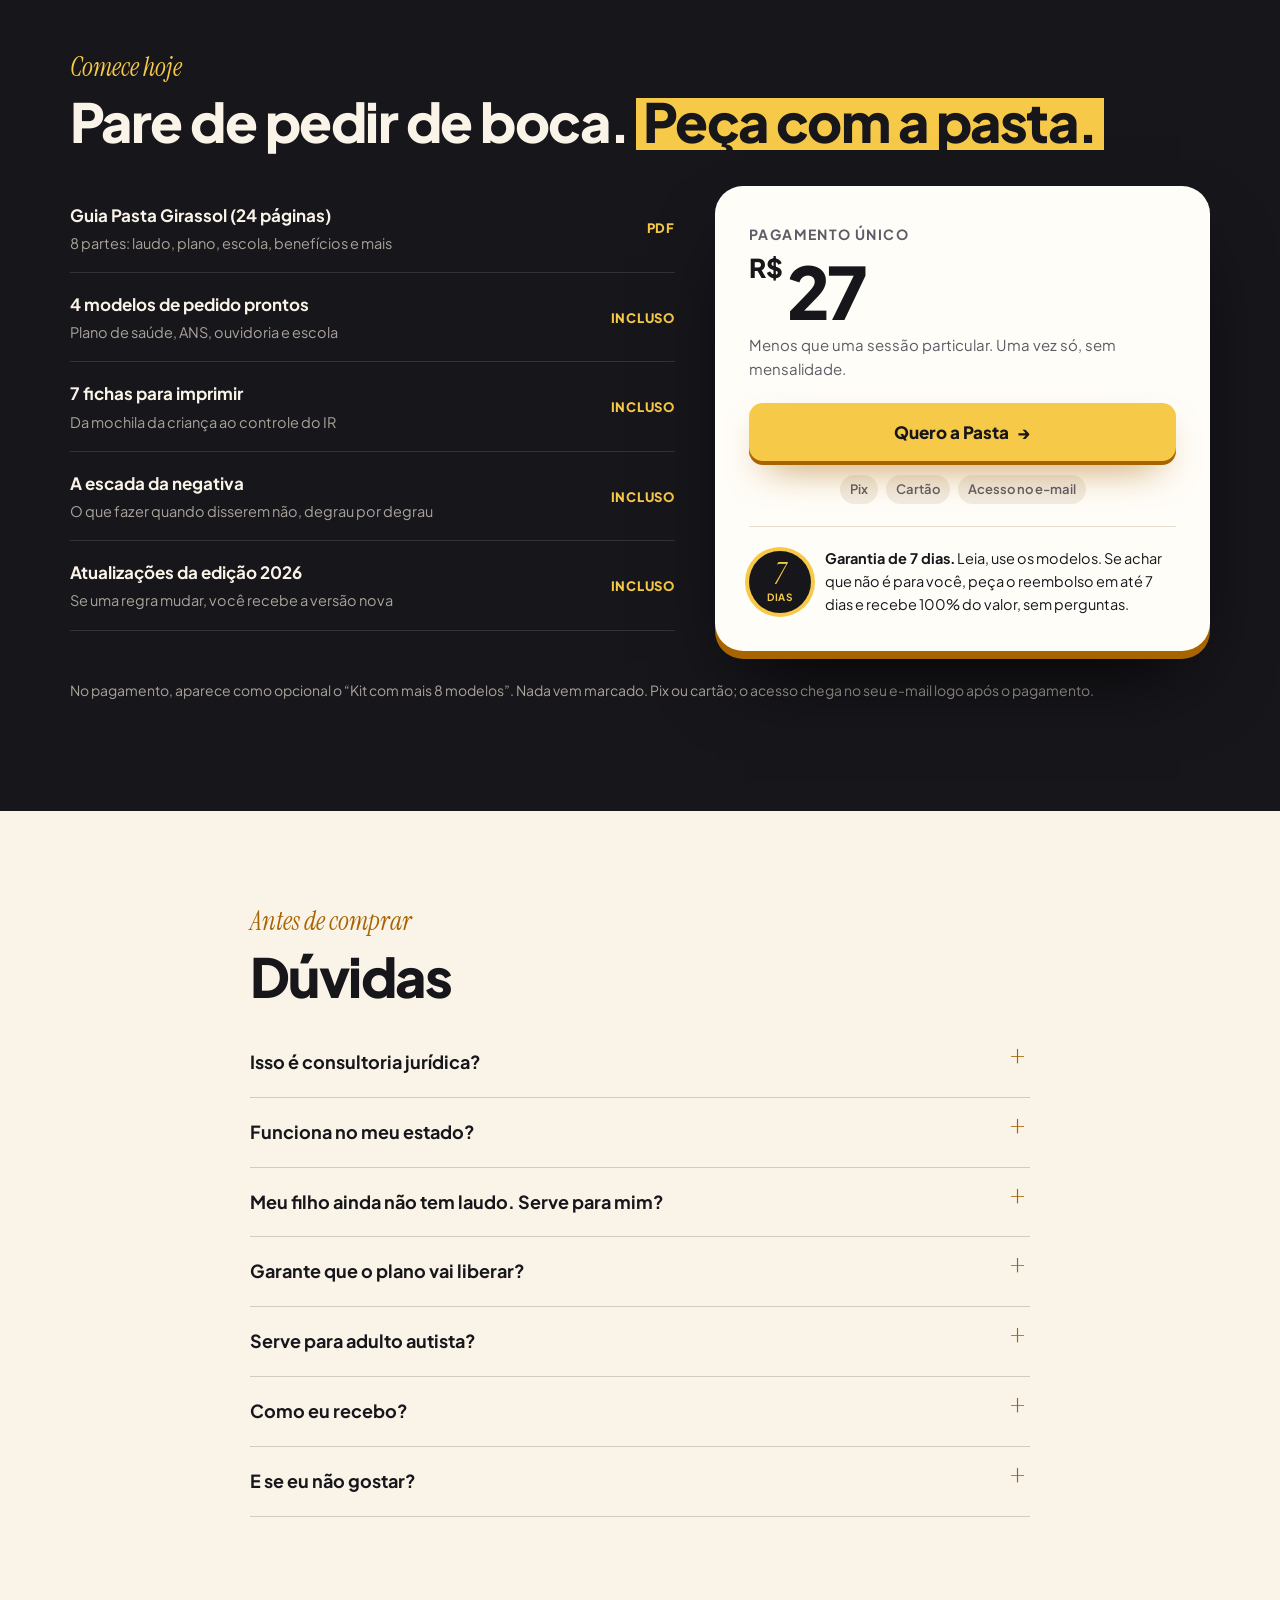
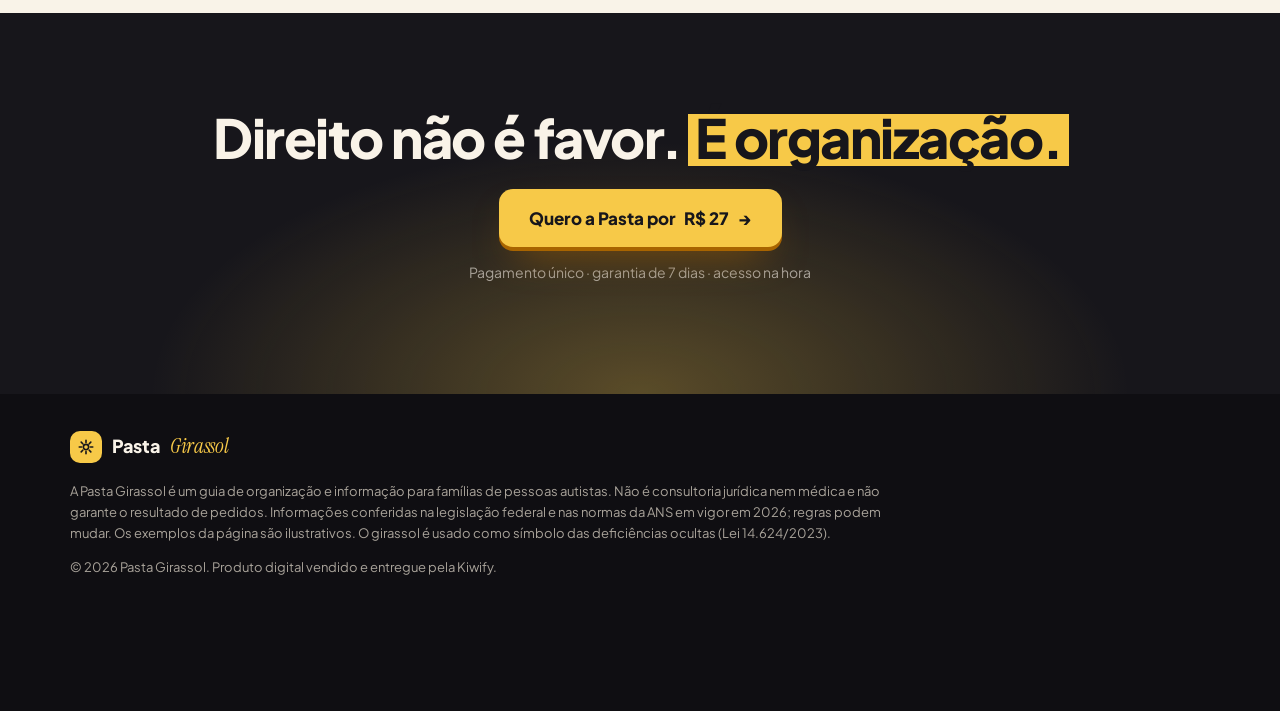
<file: pasta-girassol/index.html>
<!doctype html>
<html lang="pt-BR">
<head>
<meta charset="utf-8">
<meta name="viewport" content="width=device-width, initial-scale=1">
<title>Pasta Girassol | Os direitos do seu filho autista, organizados</title>
<meta name="description" content="Guia e pasta da família atípica: laudo que funciona, plano de saúde que não nega terapia, escola que inclui e benefícios, com modelos de pedido prontos.">
<meta property="og:title" content="Pasta Girassol | Os direitos do seu filho autista, organizados">
<meta property="og:description" content="Guia e pasta da família atípica: laudo que funciona, plano de saúde que não nega terapia, escola que inclui e benefícios, com modelos de pedido prontos.">
<meta property="og:image" content="img/guia-p01.webp">
<meta property="og:type" content="website">
<meta name="theme-color" content="#17161b">
<link rel="icon" href="data:image/svg+xml,%3Csvg%20xmlns%3D'http%3A%2F%2Fwww.w3.org%2F2000%2Fsvg'%20viewBox%3D'0%200%2032%2032'%3E%3Crect%20width%3D'32'%20height%3D'32'%20rx%3D'9'%20fill%3D'%23f7c948'%2F%3E%3Cpath%20d%3D'M12%203v3M12%2018v3M3%2012h3M18%2012h3M5.6%205.6l2.1%202.1M16.3%2016.3l2.1%202.1M5.6%2018.4l2.1-2.1M16.3%207.7l2.1-2.1M12%2015.5a3.5%203.5%200%201%200%200-7%203.5%203.5%200%200%200%200%207z'%20fill%3D'none'%20stroke%3D'%2317161b'%20stroke-width%3D'2.6'%20stroke-linecap%3D'round'%20stroke-linejoin%3D'round'%20transform%3D'translate(4%204)'%2F%3E%3C%2Fsvg%3E">
<link rel="preconnect" href="https://fonts.googleapis.com">
<link rel="preconnect" href="https://fonts.gstatic.com" crossorigin>
<link href="https://fonts.googleapis.com/css2?family=Instrument+Serif:ital@0;1&family=Plus+Jakarta+Sans:wght@400;500;600;700;800&display=swap" rel="stylesheet">
<link rel="stylesheet" href="vendas.css?v=mvvqwyys">
<style>:root { --marca: #f7c948; --marca-esc: #a86400; --marca-claro: #fbe6a6; }</style>
<script>document.documentElement.classList.add("js");</script>
</head>
<body>

<header class="topo">
  <div class="caixa topo-in">
    <a href="#" class="logo" aria-label="Pasta Girassol, início"><i><svg viewBox="0 0 24 24" aria-hidden="true"><path d="M12 3v3M12 18v3M3 12h3M18 12h3M5.6 5.6l2.1 2.1M16.3 16.3l2.1 2.1M5.6 18.4l2.1-2.1M16.3 7.7l2.1-2.1M12 15.5a3.5 3.5 0 1 0 0-7 3.5 3.5 0 0 0 0 7z"/></svg></i>Pasta <b>Girassol</b></a>
    <nav class="menu" aria-label="Seções"><a href="#teste">Teste aqui</a><a href="#dentro">Por dentro</a><a href="#oferta">Preço</a><a href="#duvidas">Dúvidas</a></nav>
    <a href="#oferta" class="btn btn-p btn-sm" data-checkout>Quero a Pasta</a>
  </div>
</header>

<main>
  <section class="heroi">
    <div class="caixa heroi-in">
      <div>
        <span class="selo"><i class="ponto" aria-hidden="true"></i>Para mães e pais de autistas (TEA)</span>
        <h1>Os direitos do seu filho, <mark>organizados</mark> <em>numa pasta só.</em></h1>
        <p class="lead">Laudo que o plano aceita, terapia que não pode ser cortada, escola que não pode recusar e benefícios que quase ninguém pede. <strong>Com os modelos de pedido prontos para copiar.</strong></p>
        <div class="acoes">
          <a href="#oferta" class="btn btn-p btn-g " data-checkout>Quero a Pasta por <span data-preco>R$ 27</span> <span aria-hidden="true">→</span></a>
          <a href="#teste" class="btn btn-s">Testar uma situação</a>
        </div>
        <ul class="confianca" aria-label="Condições">
          <li><svg viewBox="0 0 20 20" aria-hidden="true"><path d="M4 10.5l4 4 8-9"/></svg>Pagamento único</li><li><svg viewBox="0 0 20 20" aria-hidden="true"><path d="M10 2l6 3v5c0 4-3 7-6 8-3-1-6-4-6-8V5z"/></svg>Garantia de 7 dias</li><li><svg viewBox="0 0 20 20" aria-hidden="true"><path d="M11 2L4 11h5l-1 7 7-9h-5z"/></svg>Acesso na hora</li><li><svg viewBox="0 0 20 20" aria-hidden="true"><path d="M5 2h7l4 4v12H5z"/><path d="M12 2v4h4"/></svg>PDF com modelos prontos</li>
        </ul>
      </div>
      <div class="cena" aria-label="Páginas reais do Pasta Girassol">
        <div class="brilho" aria-hidden="true"></div>
        <div class="pg pg-b"><img src="img/guia-p06.webp" alt="" width="450" height="636"></div>
        <div class="pg pg-a"><img src="img/guia-p08.webp" alt="Página interna do guia" width="450" height="636"></div>
        <div class="pg pg-capa"><img src="img/guia-p01.webp" alt="Capa do Pasta Girassol" width="450" height="636"></div>
        <div class="cel" aria-hidden="true"><div><img src="img/celular.webp" alt="" width="360"></div></div>
        <span class="etiqueta e1"><em>1</em>O que o plano não pode negar</span><span class="etiqueta e2"><em>2</em>4 modelos prontos de pedido</span><span class="etiqueta e3"><em>3</em>7 fichas para imprimir</span>
      </div>
    </div>
  </section>

  <div class="fita" aria-hidden="true"><div class="fita-trilho"><span>“O plano limitou as sessões”</span><b>tem o que fazer</b><span>“A escola disse que não tem estrutura”</span><b>tem o que fazer</b><span>“Não tem terapeuta na rede”</span><b>tem o que fazer</b><span>“Negaram o método que o médico indicou”</span><b>tem o que fazer</b><span>“Ninguém me explicou o BPC”</span><b>tem o que fazer</b><span>“Fila de oito meses no SUS”</span><b>tem o que fazer</b><span>“O plano limitou as sessões”</span><b>tem o que fazer</b><span>“A escola disse que não tem estrutura”</span><b>tem o que fazer</b><span>“Não tem terapeuta na rede”</span><b>tem o que fazer</b><span>“Negaram o método que o médico indicou”</span><b>tem o que fazer</b><span>“Ninguém me explicou o BPC”</span><b>tem o que fazer</b><span>“Fila de oito meses no SUS”</span><b>tem o que fazer</b></div></div>

  <section class="creme foto-sec">
    <div class="caixa foto-in">
      <figure class="foto rv"><img src="img/foto.webp" alt="Mãe organizando documentos na mesa da cozinha ao lado do filho" width="1200" height="800" loading="lazy"><figcaption>Imagem ilustrativa</figcaption></figure>
      <div>
        <span class="sobre">Para a família atípica</span>
        <h2 class="rv">Você já cuida de tudo. <em>Agora com tudo no lugar.</em></h2>
        <p class="lead">Laudo, protocolos, pedidos, recibos. Quando tudo está numa pasta só, cada conversa com o plano, a escola ou o INSS muda de tom.</p>
      </div>
    </div>
  </section>

  <section class="escuro">
    <div class="caixa">
      <span class="sobre">Se você vive a maratona da burocracia</span>
      <h2 class="rv">O diagnóstico é o começo. <em>A burocracia vem depois.</em></h2>
      <div class="cartoes"><article class="cartao rv"><span class="aspas">“Infelizmente não temos cobertura”</span><h3>Plano que nega ou corta terapia</h3><p>Limita sessões, diz que não cobre o método, não tem profissional na rede. E você paga do bolso ou desiste.</p></article><article class="cartao rv"><span class="aspas">“Não temos estrutura para ele”</span><h3>Escola que empurra para fora</h3><p>Matrícula difícil, acompanhante negado, adaptação que não acontece. Tudo de boca, nada por escrito.</p></article><article class="cartao rv"><span class="aspas">“Ninguém me falou disso”</span><h3>Direitos que ninguém explica</h3><p>CIPTEA, BPC, isenção de IPI, desconto no IR, meia-entrada. Cada um num site, com uma regra diferente.</p></article></div>
    </div>
  </section>

  <section class="cor" id="como">
    <div class="caixa">
      <span class="sobre">Como a Pasta funciona</span>
      <h2 class="rv">Organize uma vez. <em>Use em cada pedido.</em></h2>
      <ol class="passos"><li class="rv"><span class="num">1</span><h3>Monte a pasta</h3><p>A lista do que guardar em cada divisória, e o checklist do laudo para levar ao médico.</p></li><li class="rv"><span class="num">2</span><h3>Peça do jeito certo</h3><p>O que a regra diz, a quem pedir e o modelo pronto: é copiar, preencher e protocolar.</p></li><li class="rv"><span class="num">3</span><h3>Se disserem não, suba um degrau</h3><p>A escada da negativa: ouvidoria, ANS, Procon, Ministério Público, Defensoria, com o que levar em cada um.</p></li></ol>
    </div>
  </section>

  <section class="creme" id="teste">
    <div class="caixa demo">
      <div>
        <span class="sobre">Teste aqui, antes de comprar</span>
        <h2>Escolha o que aconteceu e veja o que <mark>fazer.</mark></h2>
        <p class="lead">Este é um trecho real da Pasta. Toque numa situação comum.</p>
        <div class="abas" id="abas" role="tablist" aria-label="Situações"></div>
      </div>
      <div class="painel" id="painel" aria-live="polite"></div>
    </div>
  </section>

  <section class="escuro" id="calculadora">
    <div class="caixa calc">
      <div>
        <span class="sobre">Faça a conta</span>
        <h2>Quanto custa a terapia que o plano não cobre?</h2>
        <p class="lead">Coloque as horas que estão faltando e o valor da sessão particular na sua cidade.</p>
        <div id="calc-campos"></div>
      </div>
      <div class="resultado rv">
        <p>Por ano, pagando do próprio bolso</p>
        <p class="grande" id="calc-grande">R$ 0</p>
        <div id="calc-linhas"></div>
        <p class="se-paga" id="calc-paga"></p>
        <p class="nota">Estimativa com os seus números (4,3 semanas por mês). Cobertura depende do tipo de plano e da prescrição; a dedução no IR vale na declaração completa e depende da sua faixa de imposto.</p>
      </div>
    </div>
  </section>

  <section class="estudio" id="dentro">
    <div class="caixa">
      <span class="sobre">Por dentro</span>
      <h2 class="rv">Tudo o que você precisa, <mark>numa pasta só.</mark></h2>
      <p class="lead">24 páginas para ler no celular e imprimir. Toque numa página para ampliar.</p>
      <ul class="fichas" aria-label="Resumo"><li><b>8</b><span>partes</span></li><li><b>4</b><span>modelos prontos</span></li><li><b>7</b><span>fichas para imprimir</span></li><li><b>24</b><span>páginas</span></li></ul>
      <div class="paginas"><button type="button" class="rv" data-amplia="img/guia-p01.webp"><img src="img/guia-p01.webp" alt="Página do guia: Capa" loading="lazy" width="450" height="636"><small>Capa</small></button><button type="button" class="rv" data-amplia="img/guia-p04.webp"><img src="img/guia-p04.webp" alt="Página do guia: Monte a pasta" loading="lazy" width="450" height="636"><small>Monte a pasta</small></button><button type="button" class="rv" data-amplia="img/guia-p08.webp"><img src="img/guia-p08.webp" alt="Página do guia: Modelo de pedido" loading="lazy" width="450" height="636"><small>Modelo de pedido</small></button><button type="button" class="rv" data-amplia="img/guia-p20.webp"><img src="img/guia-p20.webp" alt="Página do guia: Controle de protocolos" loading="lazy" width="450" height="636"><small>Controle de protocolos</small></button></div>
      <ol class="indice"><li class="rv"><b>Monte a pasta</b><span>Os documentos que abrem todas as portas, divisória por divisória.</span></li><li class="rv"><b>O laudo que funciona</b><span>O que precisa estar escrito para o plano, a escola e o INSS.</span></li><li class="rv"><b>Plano de saúde</b><span>Cobertura, sessões, prazos, negativa por escrito, ANS e modelos.</span></li><li class="rv"><b>Escola que inclui</b><span>Matrícula, acompanhante, adaptações e modelo de pedido.</span></li><li class="rv"><b>Benefícios e isenções</b><span>CIPTEA, BPC, carro sem IPI, meia-entrada, passe livre e IR.</span></li><li class="rv"><b>Pelo SUS</b><span>UBS, CER, CAPSi e clínicas-escola: onde buscar sem plano.</span></li><li class="rv"><b>Quando disserem não</b><span>A escada da negativa, do pedido escrito à Justiça.</span></li><li class="rv"><b>Para você, mãe e pai</b><span>Trabalho, cansaço e rede de apoio.</span></li><li class="rv"><b>7 fichas para imprimir</b><span>Ficha da criança, terapias, protocolos, crises, escola, contatos e gastos para o IR.</span></li></ol>
    </div>
  </section>

  <section class="creme">
    <div class="caixa">
      <span class="sobre">Quando o plano corta a terapia</span>
      <h2 class="rv">Sem a Pasta <span class="vs">×</span> <mark>com a Pasta</mark></h2>
      <div class="dia">
        <div class="col sem rv"><h3>Sem organização</h3><ol><li><time>Seg</time>O plano liga: “só temos 12 sessões por ano”.</li><li><time>Ter</time>Você liga de volta, fala com 3 atendentes, ninguém dá protocolo.</li><li><time>Qui</time>Sem nada por escrito, não sabe para quem reclamar.</li><li><time>Mês</time>Paga do bolso ou a terapia para. A criança sente.</li></ol></div>
        <div class="col com rv"><h3>Com a Pasta Girassol</h3><ol><li><time>Seg</time>Você pede a negativa por escrito e anota o protocolo (Ficha 3).</li><li><time>Ter</time>Envia o Modelo 1 citando a RN 541/2022 da ANS.</li><li><time>Sem.</time>Sem solução: ouvidoria e reclamação na ANS com o Modelo 2.</li><li><time>Depois</time>Pasta pronta para o próximo degrau, se precisar.</li></ol></div>
      </div>
      <p class="nota">Exemplo ilustrativo. O resultado de cada pedido depende do caso, do contrato e de cada órgão; a Pasta organiza o caminho e os documentos.</p>
    </div>
  </section>

  <section class="escuro" id="bonus">
    <div class="caixa">
      <span class="sobre">E ainda vem com</span>
      <h2 class="rv">Feita para a <em>rotina atípica.</em></h2>
      <div class="bonus"><article class="cartao rv"><img src="img/guia-p08.webp" alt="" loading="lazy" width="240" height="339"><div><span class="tag ">Incluso</span><h3>4 modelos de pedido prontos</h3><p>Autorização de terapias, reclamação na ANS, mensagem à ouvidoria e pedido de acompanhante na escola. Copiar, preencher, protocolar.</p></div></article><article class="cartao rv"><img src="img/guia-p18.webp" alt="" loading="lazy" width="240" height="339"><div><span class="tag ">Incluso</span><h3>7 fichas para imprimir</h3><p>Ficha da criança para a mochila, terapias da semana, protocolos, diário de crises, “conhecendo meu filho” para a escola, contatos e gastos para o IR.</p></div></article><article class="cartao rv"><img src="img/guia-p04.webp" alt="" loading="lazy" width="240" height="339"><div><span class="tag ">Incluso</span><h3>Checklist do laudo que funciona</h3><p>O que pedir ao médico que esteja escrito no laudo, para não ter o pedido recusado por um detalhe.</p></div></article><article class="cartao rv"><img src="img/modelos-p01.webp" alt="" loading="lazy" width="240" height="339"><div><span class="tag esc">Opcional no pagamento</span><h3>Kit com mais 8 modelos</h3><p>Notificação ao plano, reembolso, recurso do BPC no INSS, CIPTEA, Ministério Público, horário especial, Defensoria e prioridade. Aparece como opcional no pagamento; nada vem marcado.</p></div></article></div>
    </div>
  </section>

  <section class="creme">
    <div class="caixa duas">
      <div><span class="sobre">É para você se</span><h2 class="rv">Você é mãe, pai ou responsável por uma pessoa autista.</h2></div>
      <div><ul class="lista sim"><li>Recebeu o diagnóstico há pouco e quer saber por onde começar</li><li>Já enfrentou negativa ou limitação do plano de saúde</li><li>Vai matricular ou já teve problema com a escola</li><li>Nunca pediu CIPTEA, BPC ou outros benefícios e quer saber se tem direito</li><li>Quer parar de depender da memória e ter tudo por escrito</li></ul><ul class="lista nao"><li>Não é consultoria jurídica: a Pasta organiza e explica o caminho; ações na Justiça são com advogado ou Defensoria</li></ul></div>
    </div>
  </section>

  <section class="oferta-sec" id="oferta">
    <div class="caixa">
      <span class="sobre">Comece hoje</span>
      <h2>Pare de pedir de boca. <mark>Peça com a pasta.</mark></h2>
      <div class="oferta">
        <ul class="recebe"><li><div><b>Guia Pasta Girassol (24 páginas)</b><span>8 partes: laudo, plano, escola, benefícios e mais</span></div><em>PDF</em></li><li><div><b>4 modelos de pedido prontos</b><span>Plano de saúde, ANS, ouvidoria e escola</span></div><em>Incluso</em></li><li><div><b>7 fichas para imprimir</b><span>Da mochila da criança ao controle do IR</span></div><em>Incluso</em></li><li><div><b>A escada da negativa</b><span>O que fazer quando disserem não, degrau por degrau</span></div><em>Incluso</em></li><li><div><b>Atualizações da edição 2026</b><span>Se uma regra mudar, você recebe a versão nova</span></div><em>Incluso</em></li></ul>
        <div class="preco-box">
          <span class="de">Pagamento único</span>
          <p class="preco"><small>R$</small><span data-preco-num>27</span></p>
          <p class="cond">Menos que uma sessão particular. Uma vez só, sem mensalidade.</p>
          <a href="#oferta" class="btn btn-p btn-g btn-largo" data-checkout>Quero a Pasta <span aria-hidden="true">→</span></a>
          <div class="pagamento"><span>Pix</span><span>Cartão</span><span>Acesso no e-mail</span></div>
          <div class="garantia"><span class="selo-g" aria-hidden="true">7<small>dias</small></span><p style="margin:0"><b>Garantia de 7 dias.</b> Leia, use os modelos. Se achar que não é para você, peça o reembolso em até 7 dias e recebe 100% do valor, sem perguntas.</p></div>
        </div>
      </div>
      <p class="extra-nota">No pagamento, aparece como opcional o “Kit com mais 8 modelos”. Nada vem marcado. Pix ou cartão; o acesso chega no seu e-mail logo após o pagamento.</p>
    </div>
  </section>

  <section class="creme" id="duvidas">
    <div class="caixa estreita">
      <span class="sobre">Antes de comprar</span>
      <h2>Dúvidas</h2>
      <details><summary>Isso é consultoria jurídica?</summary><p>Não. A Pasta é um guia de organização e informação baseado em leis federais e normas públicas. Para ações na Justiça, procure a Defensoria Pública ou um advogado; a Pasta te ajuda a chegar lá com tudo organizado.</p></details>
      <details><summary>Funciona no meu estado?</summary><p>Os direitos da Pasta são federais e valem no Brasil todo. Estados e cidades podem dar direitos a mais (como isenção de IPVA ou CIPTEA local), e o guia mostra onde conferir.</p></details>
      <details><summary>Meu filho ainda não tem laudo. Serve para mim?</summary><p>Serve. A Parte 2 mostra o que o laudo precisa conter e a Parte 6 mostra onde buscar diagnóstico pelo SUS.</p></details>
      <details><summary>Garante que o plano vai liberar?</summary><p>Ninguém pode garantir o resultado de um pedido. A Pasta mostra o que as normas dizem, como pedir e o que fazer se negarem, que é o que mais muda o jogo.</p></details>
      <details><summary>Serve para adulto autista?</summary><p>Sim. Plano de saúde, benefícios, isenções e prioridade valem para qualquer idade. A parte de escola é voltada para crianças e adolescentes.</p></details>
      <details><summary>Como eu recebo?</summary><p>Logo depois do pagamento, você recebe no e-mail o acesso à área de membros da Kiwify com o PDF para baixar, ler no celular e imprimir.</p></details>
      <details><summary>E se eu não gostar?</summary><p>Você tem 7 dias de garantia. Se achar que não é para você, pede o reembolso pela própria Kiwify e recebe 100% do valor.</p></details>
    </div>
  </section>

  <section class="final">
    <div class="caixa">
      <h2 class="rv">Direito não é favor. <mark>É organização.</mark></h2>
      <a href="#oferta" class="btn btn-p btn-g " data-checkout>Quero a Pasta por <span data-preco>R$ 27</span> <span aria-hidden="true">→</span></a>
      <p class="nota">Pagamento único · garantia de 7 dias · acesso na hora</p>
    </div>
  </section>
</main>

<footer class="rodape">
  <div class="caixa">
    <a href="#" class="logo"><i><svg viewBox="0 0 24 24" aria-hidden="true"><path d="M12 3v3M12 18v3M3 12h3M18 12h3M5.6 5.6l2.1 2.1M16.3 16.3l2.1 2.1M5.6 18.4l2.1-2.1M16.3 7.7l2.1-2.1M12 15.5a3.5 3.5 0 1 0 0-7 3.5 3.5 0 0 0 0 7z"/></svg></i>Pasta <b>Girassol</b></a>
    <p style="margin-top:18px">A Pasta Girassol é um guia de organização e informação para famílias de pessoas autistas. Não é consultoria jurídica nem médica e não garante o resultado de pedidos. Informações conferidas na legislação federal e nas normas da ANS em vigor em 2026; regras podem mudar. Os exemplos da página são ilustrativos. O girassol é usado como símbolo das deficiências ocultas (Lei 14.624/2023).</p>
    <p>© 2026 Pasta Girassol. Produto digital vendido e entregue pela Kiwify.</p>
  </div>
</footer>

<div class="modal" id="modal" role="dialog" aria-label="Página ampliada"><button type="button">Fechar ✕</button><img alt=""></div>

<div class="barra" id="barra" aria-hidden="true">
  <span><b data-preco>R$ 27</b><small>pagamento único · garantia 7 dias</small></span>
  <a href="#oferta" class="btn btn-p btn-sm" data-checkout tabindex="-1">Quero a Pasta</a>
</div>

<script src="config.js?v=mvvqwyys"></script>
<script src="dados.js?v=mvvqwyys"></script>
<script src="vendas.js?v=mvvqwyys"></script>
</body>
</html>
</file>
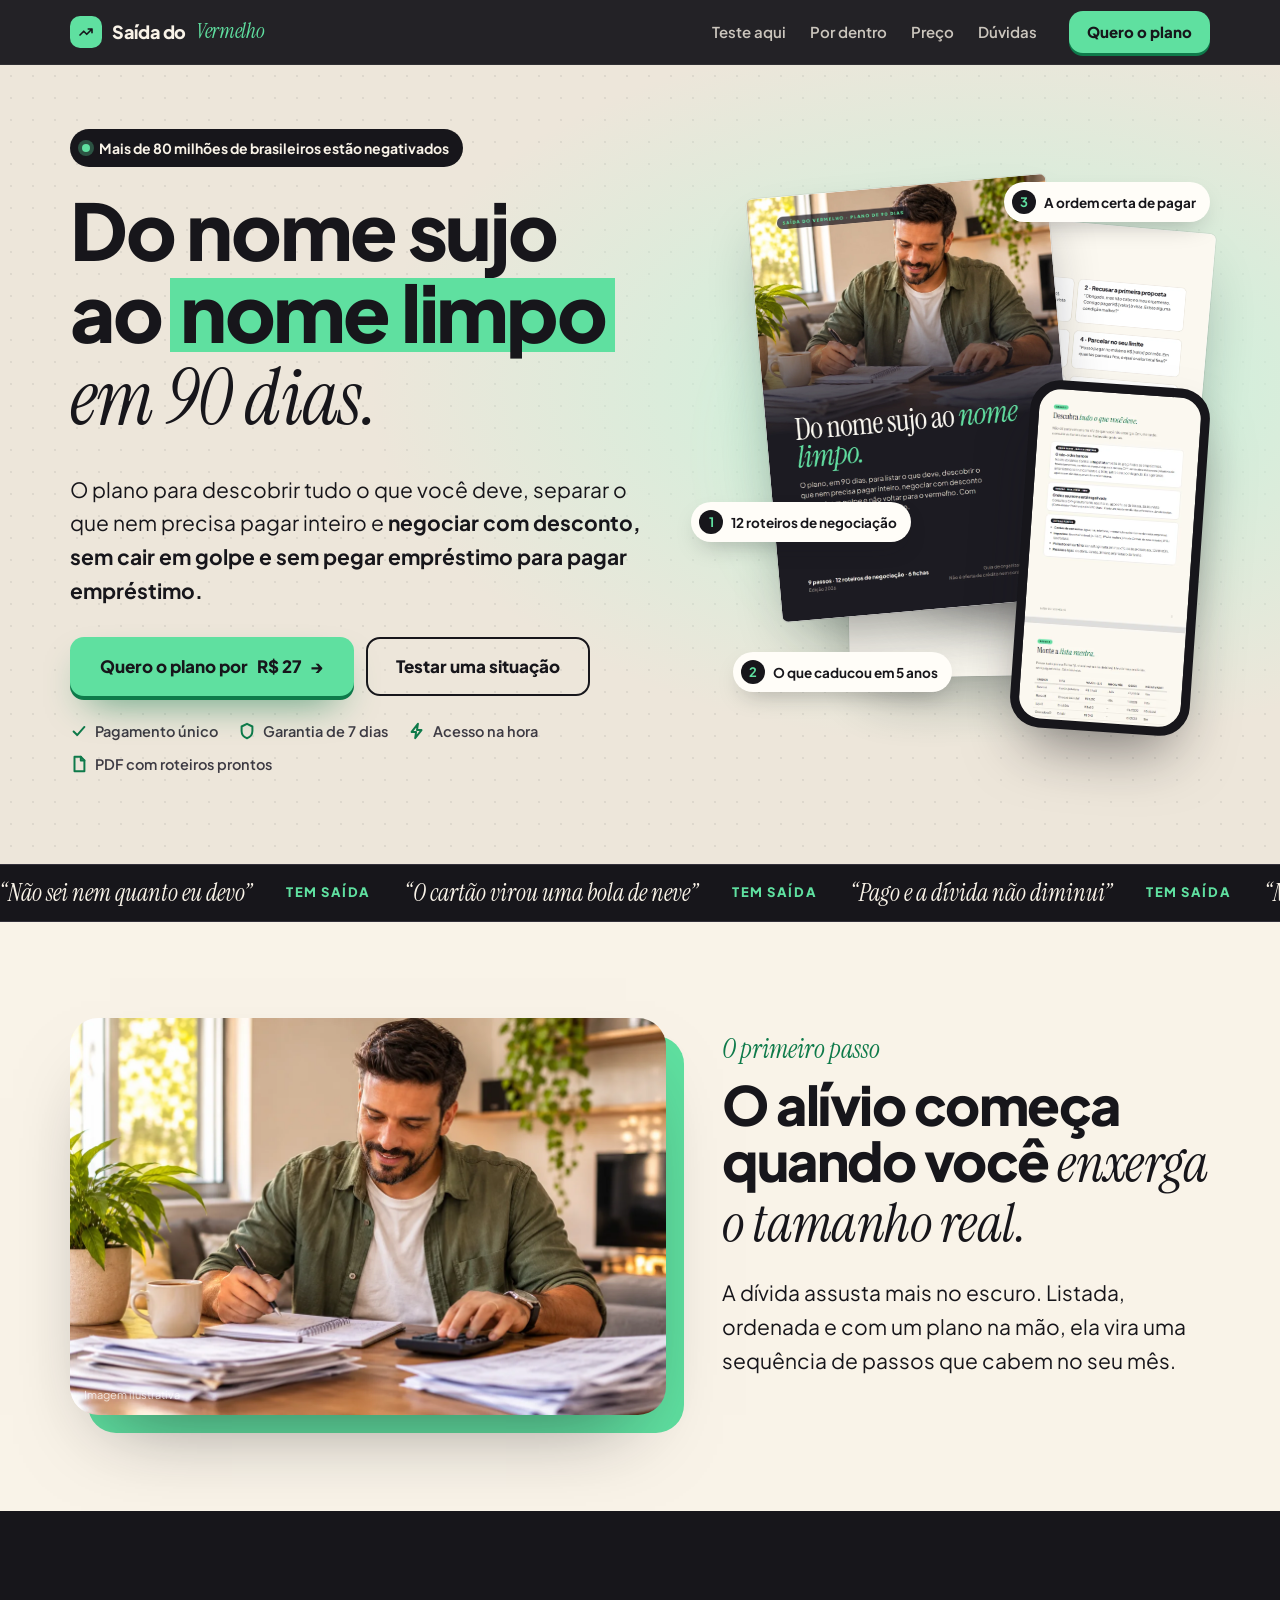
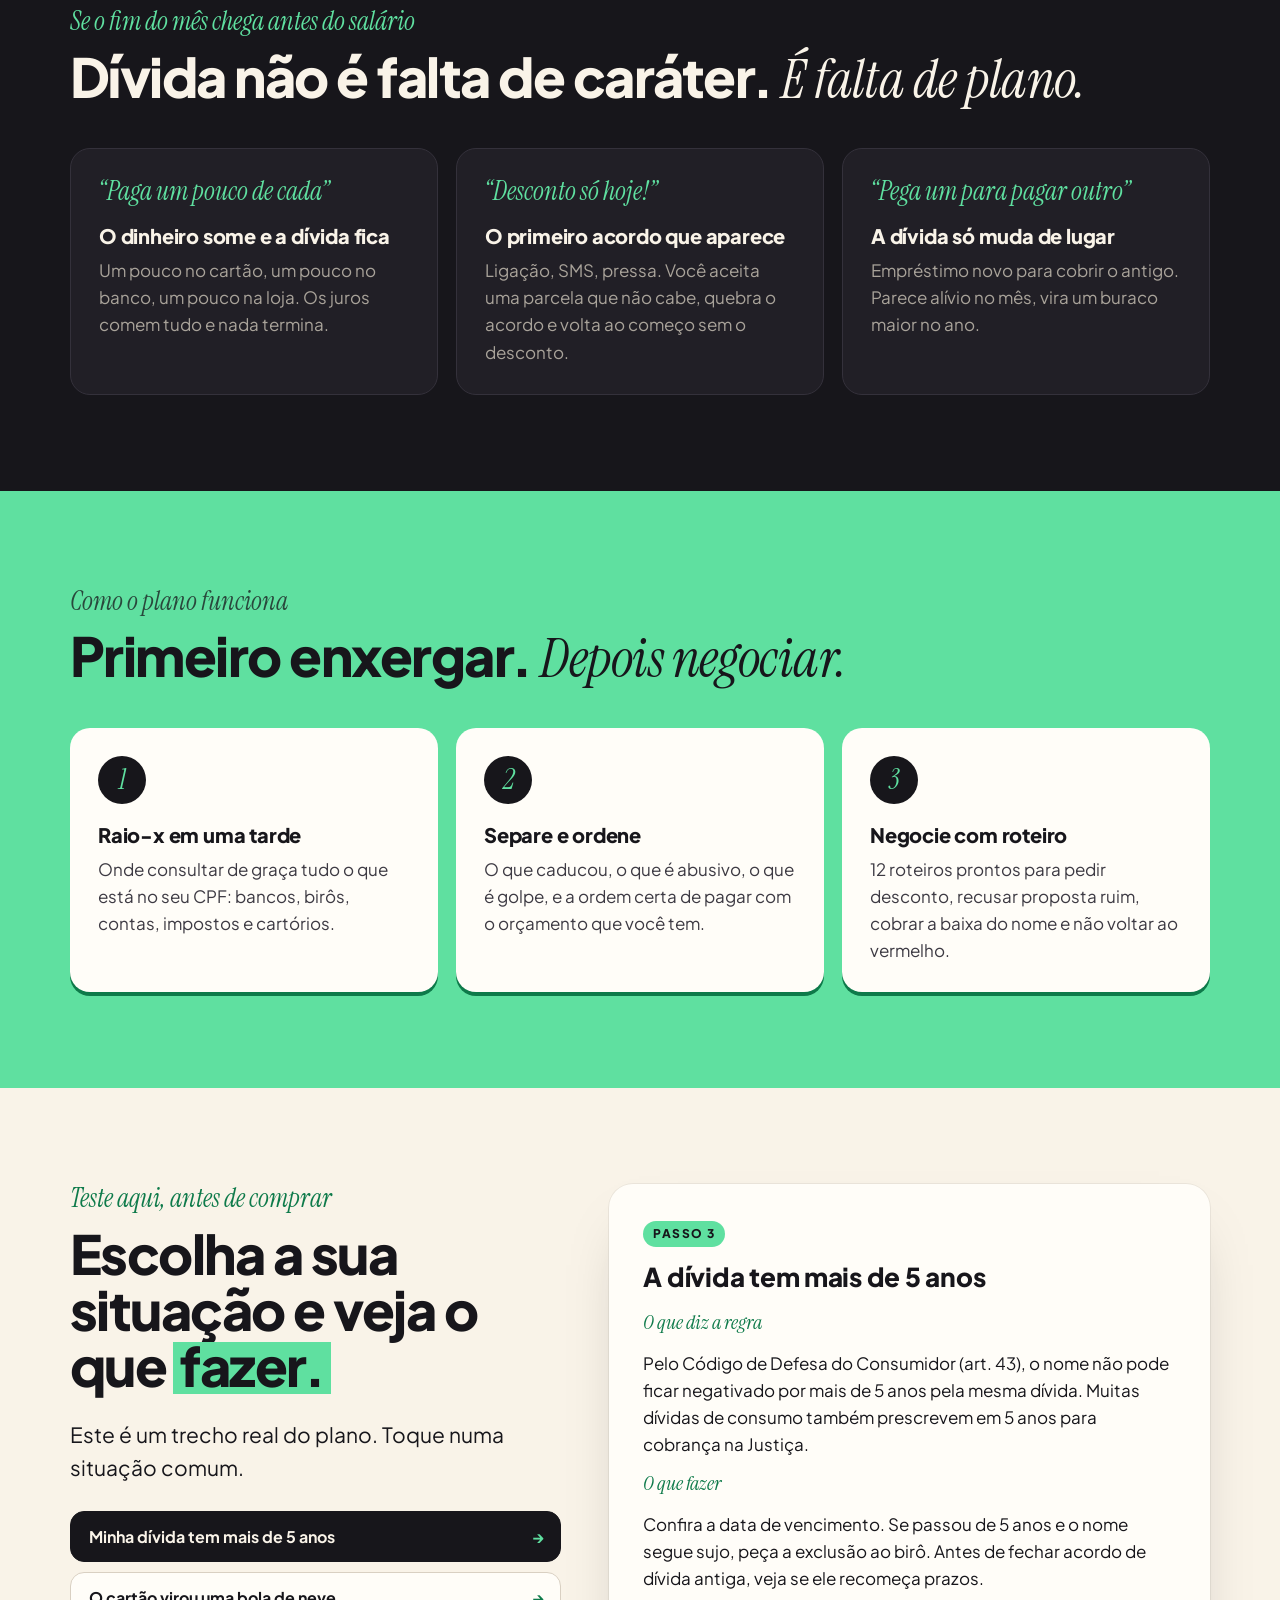
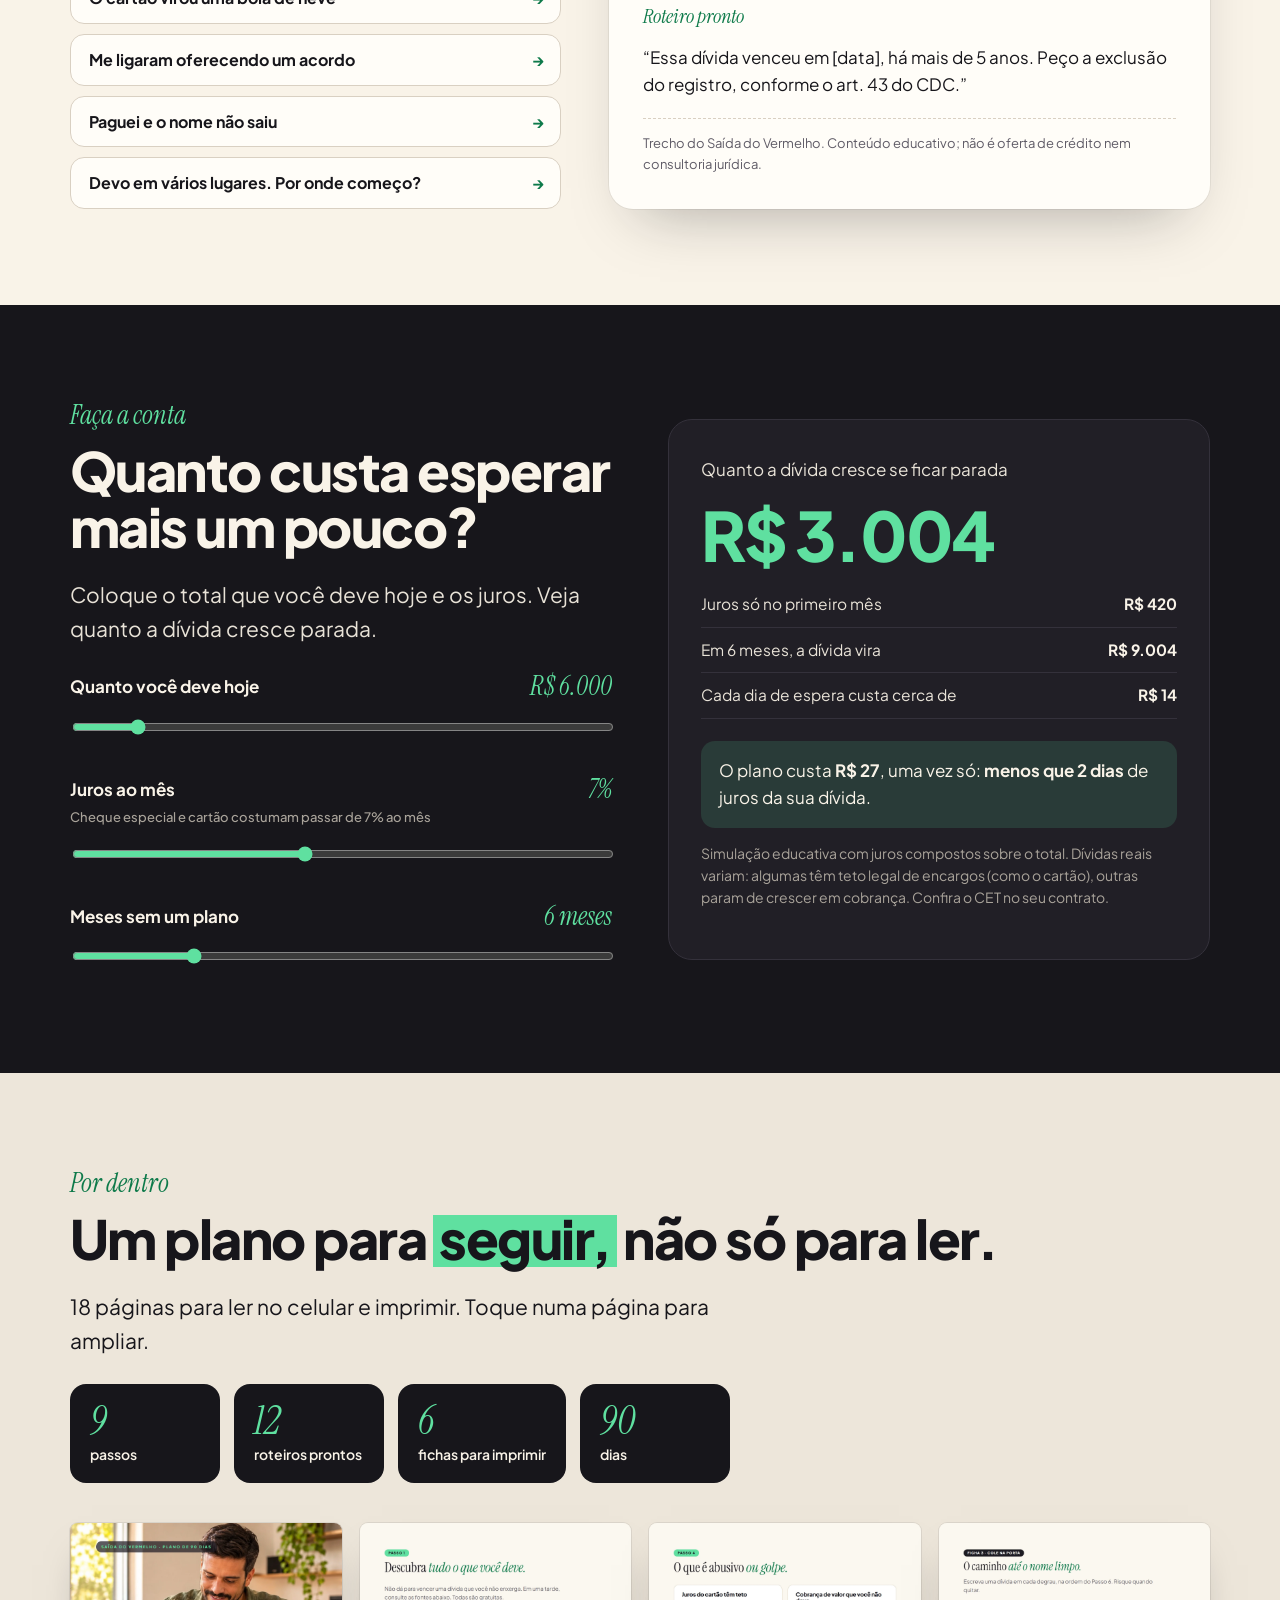
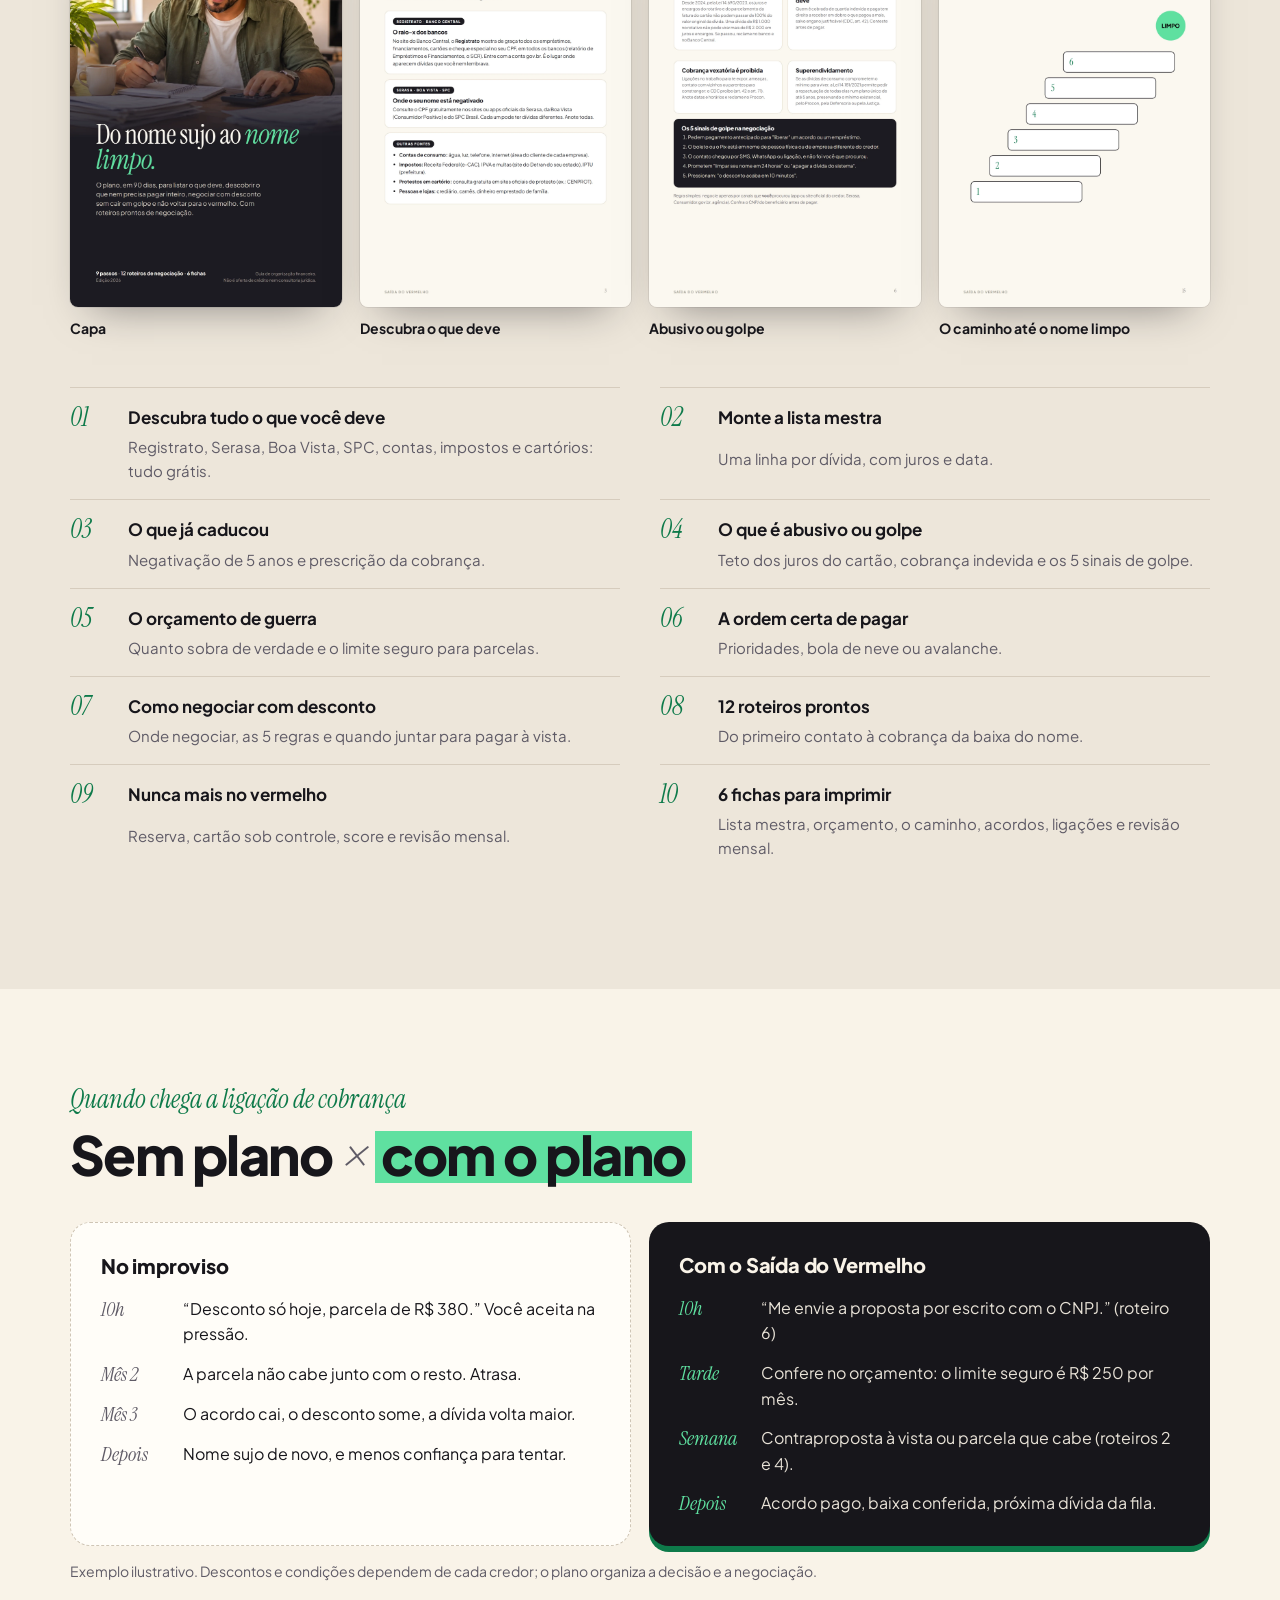
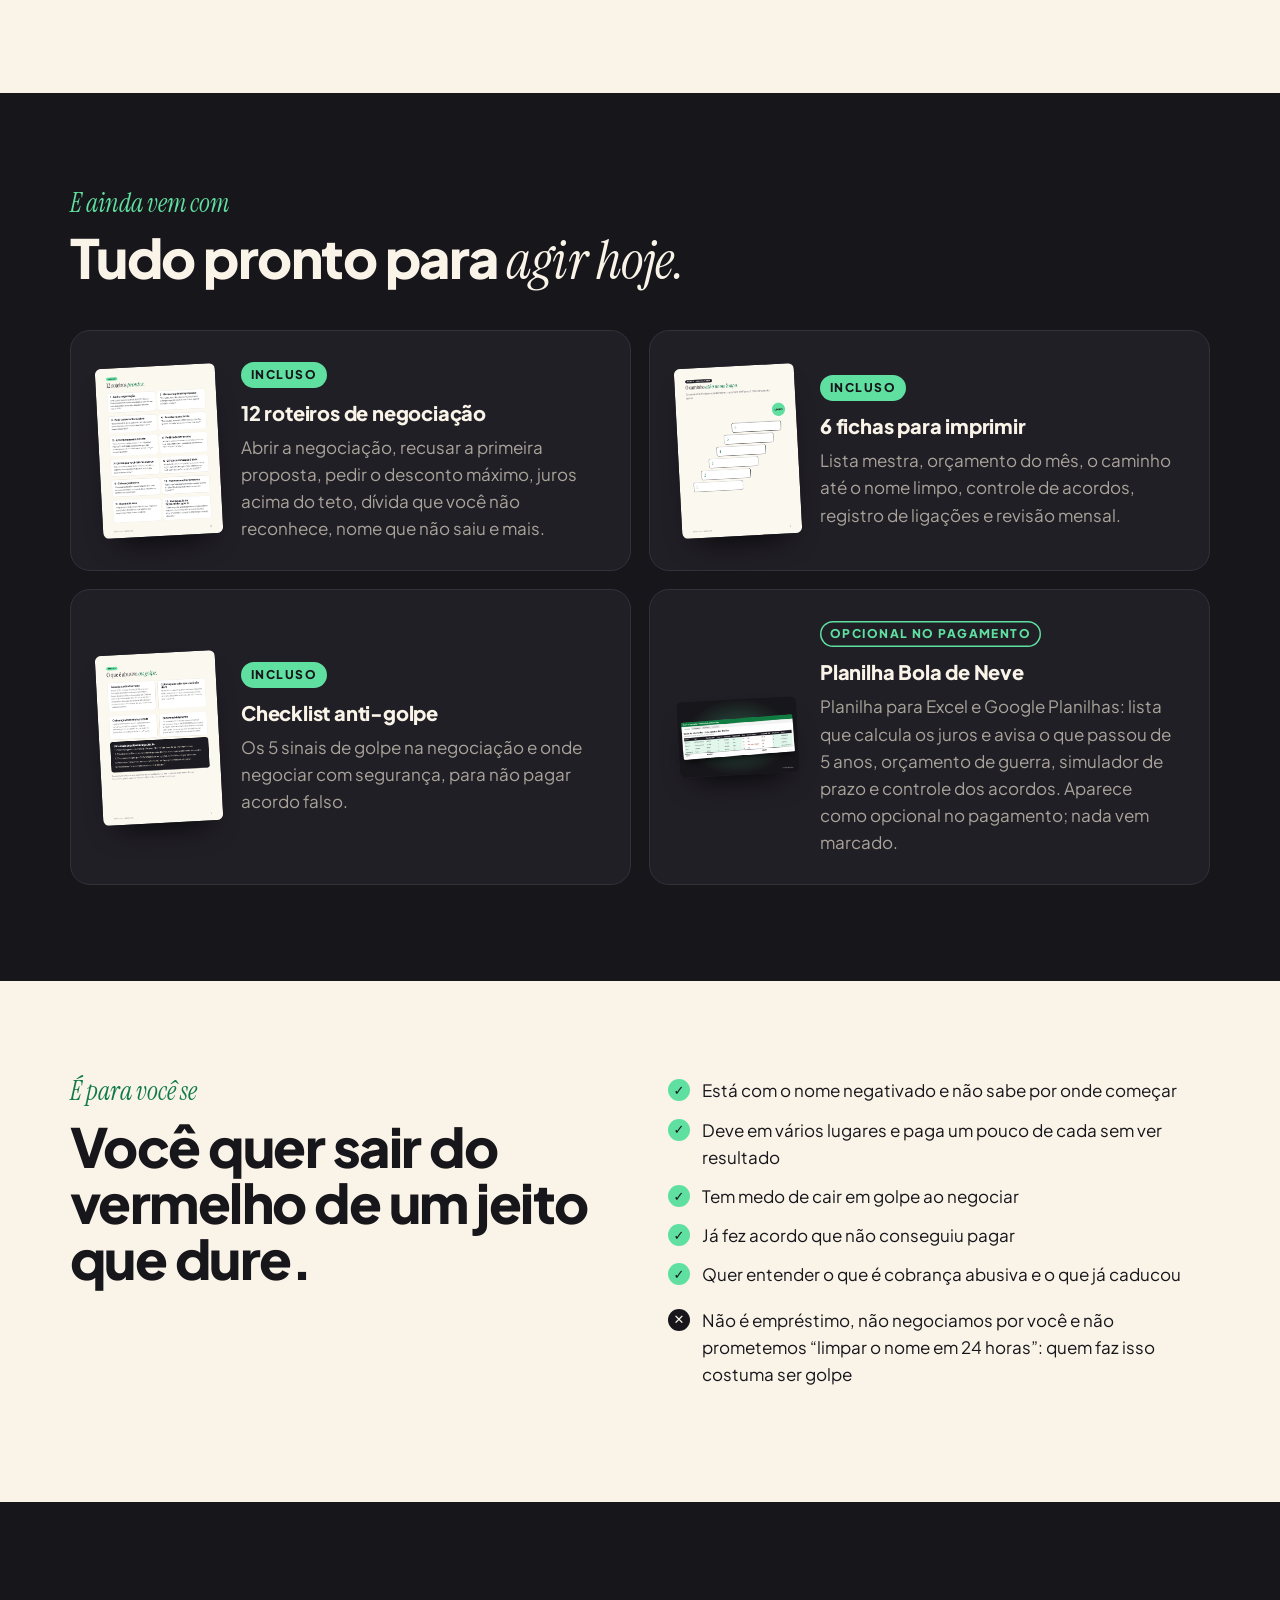
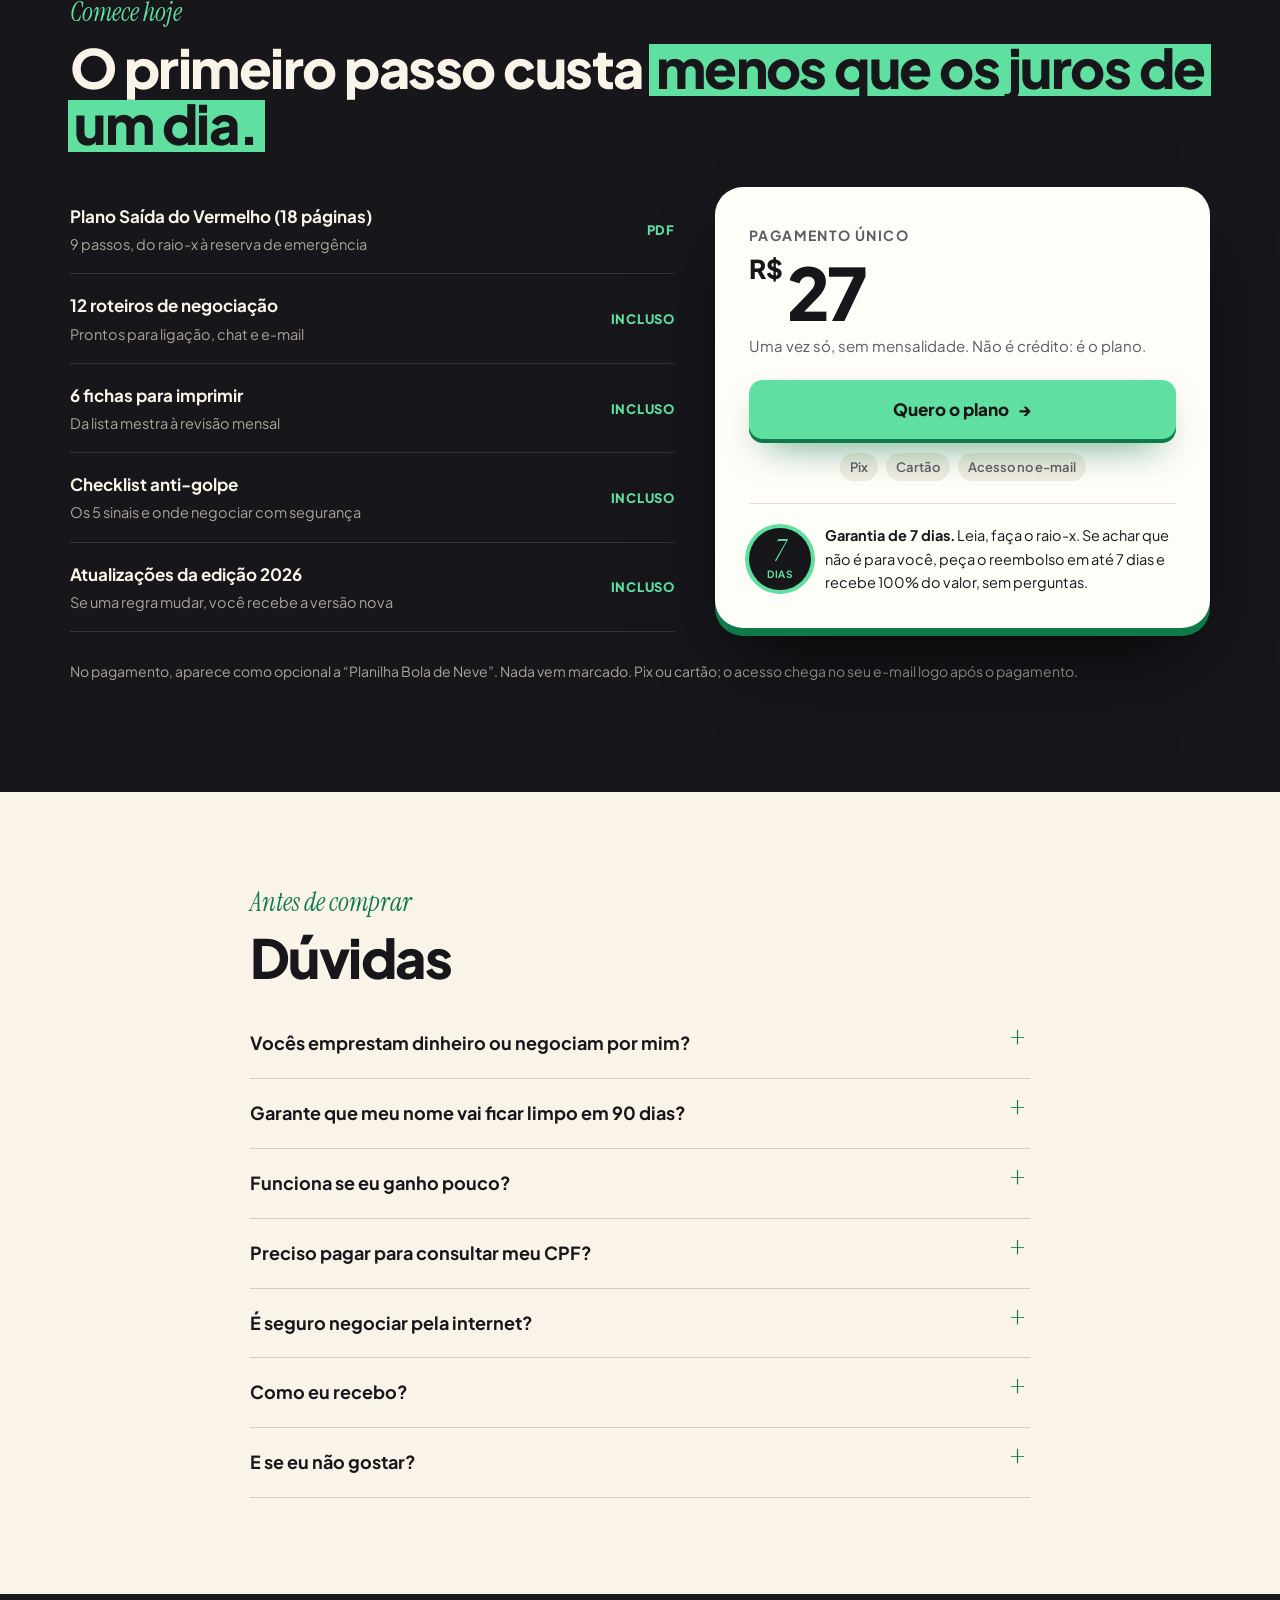
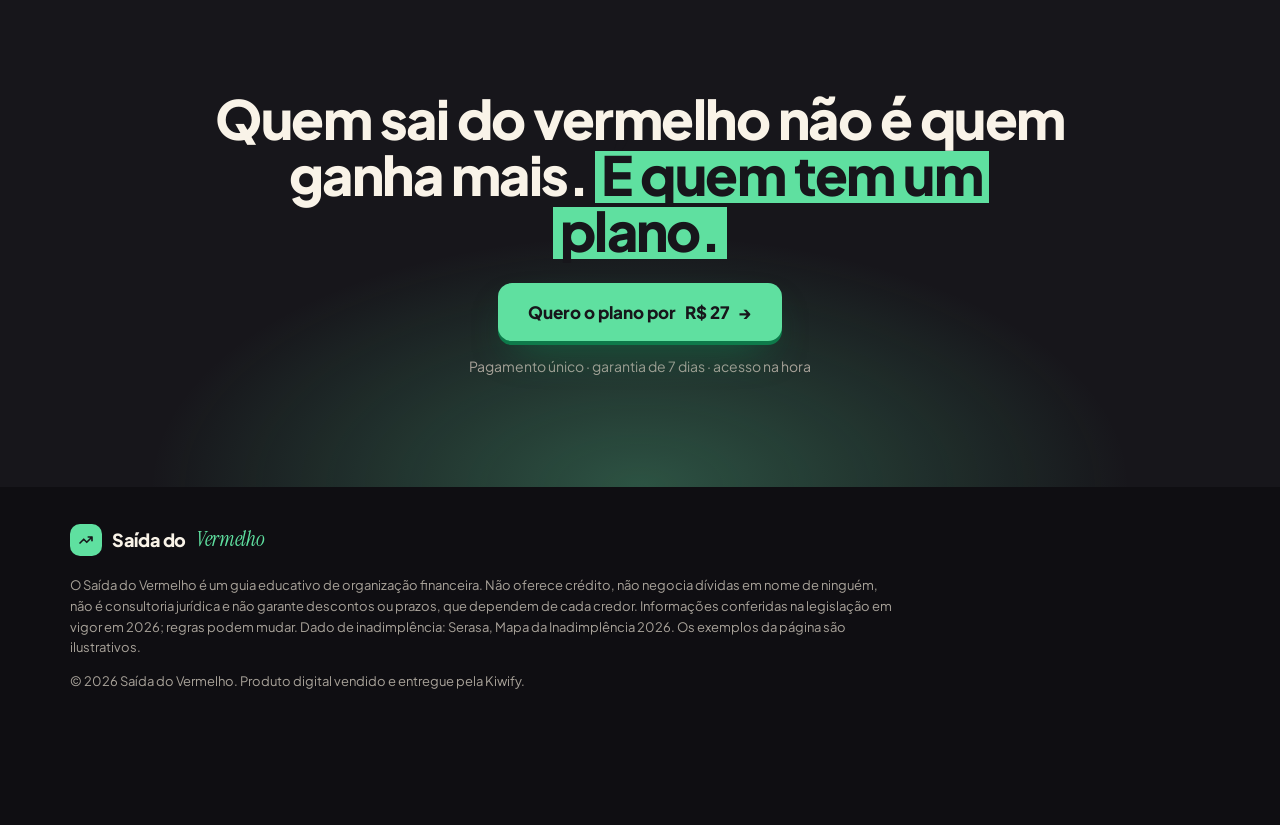
<file: saida-do-vermelho/index.html>
<!doctype html>
<html lang="pt-BR">
<head>
<meta charset="utf-8">
<meta name="viewport" content="width=device-width, initial-scale=1">
<title>Saída do Vermelho | O plano de 90 dias para limpar o nome</title>
<meta name="description" content="O plano de 90 dias para listar o que você deve, descobrir o que caducou, negociar com desconto sem cair em golpe e não voltar para o vermelho. Com 12 roteiros de negociação.">
<meta property="og:title" content="Saída do Vermelho | O plano de 90 dias para limpar o nome">
<meta property="og:description" content="O plano de 90 dias para listar o que você deve, descobrir o que caducou, negociar com desconto sem cair em golpe e não voltar para o vermelho. Com 12 roteiros de negociação.">
<meta property="og:image" content="img/guia-p01.webp">
<meta property="og:type" content="website">
<meta name="theme-color" content="#17161b">
<link rel="icon" href="data:image/svg+xml,%3Csvg%20xmlns%3D'http%3A%2F%2Fwww.w3.org%2F2000%2Fsvg'%20viewBox%3D'0%200%2032%2032'%3E%3Crect%20width%3D'32'%20height%3D'32'%20rx%3D'9'%20fill%3D'%235fe0a0'%2F%3E%3Cpath%20d%3D'M4%2016l5-5%204%204%207-7M15%208h5v5'%20fill%3D'none'%20stroke%3D'%2317161b'%20stroke-width%3D'2.6'%20stroke-linecap%3D'round'%20stroke-linejoin%3D'round'%20transform%3D'translate(4%204)'%2F%3E%3C%2Fsvg%3E">
<link rel="preconnect" href="https://fonts.googleapis.com">
<link rel="preconnect" href="https://fonts.gstatic.com" crossorigin>
<link href="https://fonts.googleapis.com/css2?family=Instrument+Serif:ital@0;1&family=Plus+Jakarta+Sans:wght@400;500;600;700;800&display=swap" rel="stylesheet">
<link rel="stylesheet" href="vendas.css?v=mvvqwz17">
<style>:root { --marca: #5fe0a0; --marca-esc: #0e7a4a; --marca-claro: #c6f3dc; }</style>
<script>document.documentElement.classList.add("js");</script>
</head>
<body>

<header class="topo">
  <div class="caixa topo-in">
    <a href="#" class="logo" aria-label="Saída do Vermelho, início"><i><svg viewBox="0 0 24 24" aria-hidden="true"><path d="M4 16l5-5 4 4 7-7M15 8h5v5"/></svg></i>Saída do <b>Vermelho</b></a>
    <nav class="menu" aria-label="Seções"><a href="#teste">Teste aqui</a><a href="#dentro">Por dentro</a><a href="#oferta">Preço</a><a href="#duvidas">Dúvidas</a></nav>
    <a href="#oferta" class="btn btn-p btn-sm" data-checkout>Quero o plano</a>
  </div>
</header>

<main>
  <section class="heroi">
    <div class="caixa heroi-in">
      <div>
        <span class="selo"><i class="ponto" aria-hidden="true"></i>Mais de 80 milhões de brasileiros estão negativados</span>
        <h1>Do nome sujo ao <mark>nome limpo</mark> <em>em 90 dias.</em></h1>
        <p class="lead">O plano para descobrir tudo o que você deve, separar o que nem precisa pagar inteiro e <strong>negociar com desconto, sem cair em golpe e sem pegar empréstimo para pagar empréstimo.</strong></p>
        <div class="acoes">
          <a href="#oferta" class="btn btn-p btn-g " data-checkout>Quero o plano por <span data-preco>R$ 27</span> <span aria-hidden="true">→</span></a>
          <a href="#teste" class="btn btn-s">Testar uma situação</a>
        </div>
        <ul class="confianca" aria-label="Condições">
          <li><svg viewBox="0 0 20 20" aria-hidden="true"><path d="M4 10.5l4 4 8-9"/></svg>Pagamento único</li><li><svg viewBox="0 0 20 20" aria-hidden="true"><path d="M10 2l6 3v5c0 4-3 7-6 8-3-1-6-4-6-8V5z"/></svg>Garantia de 7 dias</li><li><svg viewBox="0 0 20 20" aria-hidden="true"><path d="M11 2L4 11h5l-1 7 7-9h-5z"/></svg>Acesso na hora</li><li><svg viewBox="0 0 20 20" aria-hidden="true"><path d="M5 2h7l4 4v12H5z"/><path d="M12 2v4h4"/></svg>PDF com roteiros prontos</li>
        </ul>
      </div>
      <div class="cena" aria-label="Páginas reais do Saída do Vermelho">
        <div class="brilho" aria-hidden="true"></div>
        <div class="pg pg-b"><img src="img/guia-p08.webp" alt="" width="450" height="636"></div>
        <div class="pg pg-a"><img src="img/guia-p10.webp" alt="Página interna do guia" width="450" height="636"></div>
        <div class="pg pg-capa"><img src="img/guia-p01.webp" alt="Capa do Saída do Vermelho" width="450" height="636"></div>
        <div class="cel" aria-hidden="true"><div><img src="img/celular.webp" alt="" width="360"></div></div>
        <span class="etiqueta e1"><em>1</em>12 roteiros de negociação</span><span class="etiqueta e2"><em>2</em>O que caducou em 5 anos</span><span class="etiqueta e3"><em>3</em>A ordem certa de pagar</span>
      </div>
    </div>
  </section>

  <div class="fita" aria-hidden="true"><div class="fita-trilho"><span>“Não sei nem quanto eu devo”</span><b>tem saída</b><span>“O cartão virou uma bola de neve”</span><b>tem saída</b><span>“Pago e a dívida não diminui”</span><b>tem saída</b><span>“Me ligam o dia inteiro”</span><b>tem saída</b><span>“Tenho medo de cair em golpe”</span><b>tem saída</b><span>“Não consigo pagar nem o mínimo”</span><b>tem saída</b><span>“Não sei nem quanto eu devo”</span><b>tem saída</b><span>“O cartão virou uma bola de neve”</span><b>tem saída</b><span>“Pago e a dívida não diminui”</span><b>tem saída</b><span>“Me ligam o dia inteiro”</span><b>tem saída</b><span>“Tenho medo de cair em golpe”</span><b>tem saída</b><span>“Não consigo pagar nem o mínimo”</span><b>tem saída</b></div></div>

  <section class="creme foto-sec">
    <div class="caixa foto-in">
      <figure class="foto rv"><img src="img/foto.webp" alt="Homem organizando contas na mesa com expressão de alívio" width="1200" height="800" loading="lazy"><figcaption>Imagem ilustrativa</figcaption></figure>
      <div>
        <span class="sobre">O primeiro passo</span>
        <h2 class="rv">O alívio começa quando você <em>enxerga o tamanho real.</em></h2>
        <p class="lead">A dívida assusta mais no escuro. Listada, ordenada e com um plano na mão, ela vira uma sequência de passos que cabem no seu mês.</p>
      </div>
    </div>
  </section>

  <section class="escuro">
    <div class="caixa">
      <span class="sobre">Se o fim do mês chega antes do salário</span>
      <h2 class="rv">Dívida não é falta de caráter. <em>É falta de plano.</em></h2>
      <div class="cartoes"><article class="cartao rv"><span class="aspas">“Paga um pouco de cada”</span><h3>O dinheiro some e a dívida fica</h3><p>Um pouco no cartão, um pouco no banco, um pouco na loja. Os juros comem tudo e nada termina.</p></article><article class="cartao rv"><span class="aspas">“Desconto só hoje!”</span><h3>O primeiro acordo que aparece</h3><p>Ligação, SMS, pressa. Você aceita uma parcela que não cabe, quebra o acordo e volta ao começo sem o desconto.</p></article><article class="cartao rv"><span class="aspas">“Pega um para pagar outro”</span><h3>A dívida só muda de lugar</h3><p>Empréstimo novo para cobrir o antigo. Parece alívio no mês, vira um buraco maior no ano.</p></article></div>
    </div>
  </section>

  <section class="cor" id="como">
    <div class="caixa">
      <span class="sobre">Como o plano funciona</span>
      <h2 class="rv">Primeiro enxergar. <em>Depois negociar.</em></h2>
      <ol class="passos"><li class="rv"><span class="num">1</span><h3>Raio-x em uma tarde</h3><p>Onde consultar de graça tudo o que está no seu CPF: bancos, birôs, contas, impostos e cartórios.</p></li><li class="rv"><span class="num">2</span><h3>Separe e ordene</h3><p>O que caducou, o que é abusivo, o que é golpe, e a ordem certa de pagar com o orçamento que você tem.</p></li><li class="rv"><span class="num">3</span><h3>Negocie com roteiro</h3><p>12 roteiros prontos para pedir desconto, recusar proposta ruim, cobrar a baixa do nome e não voltar ao vermelho.</p></li></ol>
    </div>
  </section>

  <section class="creme" id="teste">
    <div class="caixa demo">
      <div>
        <span class="sobre">Teste aqui, antes de comprar</span>
        <h2>Escolha a sua situação e veja o que <mark>fazer.</mark></h2>
        <p class="lead">Este é um trecho real do plano. Toque numa situação comum.</p>
        <div class="abas" id="abas" role="tablist" aria-label="Situações"></div>
      </div>
      <div class="painel" id="painel" aria-live="polite"></div>
    </div>
  </section>

  <section class="escuro" id="calculadora">
    <div class="caixa calc">
      <div>
        <span class="sobre">Faça a conta</span>
        <h2>Quanto custa esperar mais um pouco?</h2>
        <p class="lead">Coloque o total que você deve hoje e os juros. Veja quanto a dívida cresce parada.</p>
        <div id="calc-campos"></div>
      </div>
      <div class="resultado rv">
        <p>Quanto a dívida cresce se ficar parada</p>
        <p class="grande" id="calc-grande">R$ 0</p>
        <div id="calc-linhas"></div>
        <p class="se-paga" id="calc-paga"></p>
        <p class="nota">Simulação educativa com juros compostos sobre o total. Dívidas reais variam: algumas têm teto legal de encargos (como o cartão), outras param de crescer em cobrança. Confira o CET no seu contrato.</p>
      </div>
    </div>
  </section>

  <section class="estudio" id="dentro">
    <div class="caixa">
      <span class="sobre">Por dentro</span>
      <h2 class="rv">Um plano para <mark>seguir,</mark> não só para ler.</h2>
      <p class="lead">18 páginas para ler no celular e imprimir. Toque numa página para ampliar.</p>
      <ul class="fichas" aria-label="Resumo"><li><b>9</b><span>passos</span></li><li><b>12</b><span>roteiros prontos</span></li><li><b>6</b><span>fichas para imprimir</span></li><li><b>90</b><span>dias</span></li></ul>
      <div class="paginas"><button type="button" class="rv" data-amplia="img/guia-p01.webp"><img src="img/guia-p01.webp" alt="Página do guia: Capa" loading="lazy" width="450" height="636"><small>Capa</small></button><button type="button" class="rv" data-amplia="img/guia-p03.webp"><img src="img/guia-p03.webp" alt="Página do guia: Descubra o que deve" loading="lazy" width="450" height="636"><small>Descubra o que deve</small></button><button type="button" class="rv" data-amplia="img/guia-p06.webp"><img src="img/guia-p06.webp" alt="Página do guia: Abusivo ou golpe" loading="lazy" width="450" height="636"><small>Abusivo ou golpe</small></button><button type="button" class="rv" data-amplia="img/guia-p15.webp"><img src="img/guia-p15.webp" alt="Página do guia: O caminho até o nome limpo" loading="lazy" width="450" height="636"><small>O caminho até o nome limpo</small></button></div>
      <ol class="indice"><li class="rv"><b>Descubra tudo o que você deve</b><span>Registrato, Serasa, Boa Vista, SPC, contas, impostos e cartórios: tudo grátis.</span></li><li class="rv"><b>Monte a lista mestra</b><span>Uma linha por dívida, com juros e data.</span></li><li class="rv"><b>O que já caducou</b><span>Negativação de 5 anos e prescrição da cobrança.</span></li><li class="rv"><b>O que é abusivo ou golpe</b><span>Teto dos juros do cartão, cobrança indevida e os 5 sinais de golpe.</span></li><li class="rv"><b>O orçamento de guerra</b><span>Quanto sobra de verdade e o limite seguro para parcelas.</span></li><li class="rv"><b>A ordem certa de pagar</b><span>Prioridades, bola de neve ou avalanche.</span></li><li class="rv"><b>Como negociar com desconto</b><span>Onde negociar, as 5 regras e quando juntar para pagar à vista.</span></li><li class="rv"><b>12 roteiros prontos</b><span>Do primeiro contato à cobrança da baixa do nome.</span></li><li class="rv"><b>Nunca mais no vermelho</b><span>Reserva, cartão sob controle, score e revisão mensal.</span></li><li class="rv"><b>6 fichas para imprimir</b><span>Lista mestra, orçamento, o caminho, acordos, ligações e revisão mensal.</span></li></ol>
    </div>
  </section>

  <section class="creme">
    <div class="caixa">
      <span class="sobre">Quando chega a ligação de cobrança</span>
      <h2 class="rv">Sem plano <span class="vs">×</span> <mark>com o plano</mark></h2>
      <div class="dia">
        <div class="col sem rv"><h3>No improviso</h3><ol><li><time>10h</time>“Desconto só hoje, parcela de R$ 380.” Você aceita na pressão.</li><li><time>Mês 2</time>A parcela não cabe junto com o resto. Atrasa.</li><li><time>Mês 3</time>O acordo cai, o desconto some, a dívida volta maior.</li><li><time>Depois</time>Nome sujo de novo, e menos confiança para tentar.</li></ol></div>
        <div class="col com rv"><h3>Com o Saída do Vermelho</h3><ol><li><time>10h</time>“Me envie a proposta por escrito com o CNPJ.” (roteiro 6)</li><li><time>Tarde</time>Confere no orçamento: o limite seguro é R$ 250 por mês.</li><li><time>Semana</time>Contraproposta à vista ou parcela que cabe (roteiros 2 e 4).</li><li><time>Depois</time>Acordo pago, baixa conferida, próxima dívida da fila.</li></ol></div>
      </div>
      <p class="nota">Exemplo ilustrativo. Descontos e condições dependem de cada credor; o plano organiza a decisão e a negociação.</p>
    </div>
  </section>

  <section class="escuro" id="bonus">
    <div class="caixa">
      <span class="sobre">E ainda vem com</span>
      <h2 class="rv">Tudo pronto para <em>agir hoje.</em></h2>
      <div class="bonus"><article class="cartao rv"><img src="img/guia-p10.webp" alt="" loading="lazy" width="240" height="339"><div><span class="tag ">Incluso</span><h3>12 roteiros de negociação</h3><p>Abrir a negociação, recusar a primeira proposta, pedir o desconto máximo, juros acima do teto, dívida que você não reconhece, nome que não saiu e mais.</p></div></article><article class="cartao rv"><img src="img/guia-p15.webp" alt="" loading="lazy" width="240" height="339"><div><span class="tag ">Incluso</span><h3>6 fichas para imprimir</h3><p>Lista mestra, orçamento do mês, o caminho até o nome limpo, controle de acordos, registro de ligações e revisão mensal.</p></div></article><article class="cartao rv"><img src="img/guia-p06.webp" alt="" loading="lazy" width="240" height="339"><div><span class="tag ">Incluso</span><h3>Checklist anti-golpe</h3><p>Os 5 sinais de golpe na negociação e onde negociar com segurança, para não pagar acordo falso.</p></div></article><article class="cartao rv"><img src="img/planilha.webp" alt="" loading="lazy" width="240" height="339"><div><span class="tag esc">Opcional no pagamento</span><h3>Planilha Bola de Neve</h3><p>Planilha para Excel e Google Planilhas: lista que calcula os juros e avisa o que passou de 5 anos, orçamento de guerra, simulador de prazo e controle dos acordos. Aparece como opcional no pagamento; nada vem marcado.</p></div></article></div>
    </div>
  </section>

  <section class="creme">
    <div class="caixa duas">
      <div><span class="sobre">É para você se</span><h2 class="rv">Você quer sair do vermelho de um jeito que dure.</h2></div>
      <div><ul class="lista sim"><li>Está com o nome negativado e não sabe por onde começar</li><li>Deve em vários lugares e paga um pouco de cada sem ver resultado</li><li>Tem medo de cair em golpe ao negociar</li><li>Já fez acordo que não conseguiu pagar</li><li>Quer entender o que é cobrança abusiva e o que já caducou</li></ul><ul class="lista nao"><li>Não é empréstimo, não negociamos por você e não prometemos “limpar o nome em 24 horas”: quem faz isso costuma ser golpe</li></ul></div>
    </div>
  </section>

  <section class="oferta-sec" id="oferta">
    <div class="caixa">
      <span class="sobre">Comece hoje</span>
      <h2>O primeiro passo custa <mark>menos que os juros de um dia.</mark></h2>
      <div class="oferta">
        <ul class="recebe"><li><div><b>Plano Saída do Vermelho (18 páginas)</b><span>9 passos, do raio-x à reserva de emergência</span></div><em>PDF</em></li><li><div><b>12 roteiros de negociação</b><span>Prontos para ligação, chat e e-mail</span></div><em>Incluso</em></li><li><div><b>6 fichas para imprimir</b><span>Da lista mestra à revisão mensal</span></div><em>Incluso</em></li><li><div><b>Checklist anti-golpe</b><span>Os 5 sinais e onde negociar com segurança</span></div><em>Incluso</em></li><li><div><b>Atualizações da edição 2026</b><span>Se uma regra mudar, você recebe a versão nova</span></div><em>Incluso</em></li></ul>
        <div class="preco-box">
          <span class="de">Pagamento único</span>
          <p class="preco"><small>R$</small><span data-preco-num>27</span></p>
          <p class="cond">Uma vez só, sem mensalidade. Não é crédito: é o plano.</p>
          <a href="#oferta" class="btn btn-p btn-g btn-largo" data-checkout>Quero o plano <span aria-hidden="true">→</span></a>
          <div class="pagamento"><span>Pix</span><span>Cartão</span><span>Acesso no e-mail</span></div>
          <div class="garantia"><span class="selo-g" aria-hidden="true">7<small>dias</small></span><p style="margin:0"><b>Garantia de 7 dias.</b> Leia, faça o raio-x. Se achar que não é para você, peça o reembolso em até 7 dias e recebe 100% do valor, sem perguntas.</p></div>
        </div>
      </div>
      <p class="extra-nota">No pagamento, aparece como opcional a “Planilha Bola de Neve”. Nada vem marcado. Pix ou cartão; o acesso chega no seu e-mail logo após o pagamento.</p>
    </div>
  </section>

  <section class="creme" id="duvidas">
    <div class="caixa estreita">
      <span class="sobre">Antes de comprar</span>
      <h2>Dúvidas</h2>
      <details><summary>Vocês emprestam dinheiro ou negociam por mim?</summary><p>Não. O Saída do Vermelho é um plano educativo: mostra como organizar, decidir e negociar. Você negocia direto com o credor, nos canais oficiais, sem intermediário.</p></details>
      <details><summary>Garante que meu nome vai ficar limpo em 90 dias?</summary><p>Ninguém sério garante isso: depende do valor das dívidas, da sua renda e das condições de cada credor. Os 90 dias são o tempo do plano para você ter tudo listado, ordenado e as primeiras negociações feitas.</p></details>
      <details><summary>Funciona se eu ganho pouco?</summary><p>Funciona, e é aí que ele mais importa. O orçamento de guerra mostra o que cabe, e a Lei do Superendividamento, explicada no guia, protege o mínimo para viver.</p></details>
      <details><summary>Preciso pagar para consultar meu CPF?</summary><p>Não. O guia mostra onde consultar de graça: Registrato do Banco Central, Serasa, Boa Vista e SPC.</p></details>
      <details><summary>É seguro negociar pela internet?</summary><p>Pelos canais oficiais, sim. O guia traz os 5 sinais de golpe e a regra de ouro: só negocie por canais que você mesmo procurou.</p></details>
      <details><summary>Como eu recebo?</summary><p>Logo depois do pagamento, você recebe no e-mail o acesso à área de membros da Kiwify com o PDF para baixar, ler no celular e imprimir.</p></details>
      <details><summary>E se eu não gostar?</summary><p>Você tem 7 dias de garantia. Se achar que não é para você, pede o reembolso pela própria Kiwify e recebe 100% do valor.</p></details>
    </div>
  </section>

  <section class="final">
    <div class="caixa">
      <h2 class="rv">Quem sai do vermelho não é quem ganha mais. <mark>É quem tem um plano.</mark></h2>
      <a href="#oferta" class="btn btn-p btn-g " data-checkout>Quero o plano por <span data-preco>R$ 27</span> <span aria-hidden="true">→</span></a>
      <p class="nota">Pagamento único · garantia de 7 dias · acesso na hora</p>
    </div>
  </section>
</main>

<footer class="rodape">
  <div class="caixa">
    <a href="#" class="logo"><i><svg viewBox="0 0 24 24" aria-hidden="true"><path d="M4 16l5-5 4 4 7-7M15 8h5v5"/></svg></i>Saída do <b>Vermelho</b></a>
    <p style="margin-top:18px">O Saída do Vermelho é um guia educativo de organização financeira. Não oferece crédito, não negocia dívidas em nome de ninguém, não é consultoria jurídica e não garante descontos ou prazos, que dependem de cada credor. Informações conferidas na legislação em vigor em 2026; regras podem mudar. Dado de inadimplência: Serasa, Mapa da Inadimplência 2026. Os exemplos da página são ilustrativos.</p>
    <p>© 2026 Saída do Vermelho. Produto digital vendido e entregue pela Kiwify.</p>
  </div>
</footer>

<div class="modal" id="modal" role="dialog" aria-label="Página ampliada"><button type="button">Fechar ✕</button><img alt=""></div>

<div class="barra" id="barra" aria-hidden="true">
  <span><b data-preco>R$ 27</b><small>pagamento único · garantia 7 dias</small></span>
  <a href="#oferta" class="btn btn-p btn-sm" data-checkout tabindex="-1">Quero o plano</a>
</div>

<script src="config.js?v=mvvqwz17"></script>
<script src="dados.js?v=mvvqwz17"></script>
<script src="vendas.js?v=mvvqwz17"></script>
</body>
</html>
</file>
<file: cesta-que-vende/vendas.css>
/* Páginas de vendas dos 3 infoprodutos (padrão lp-infoproduto: estúdio creme + tinta + UMA cor de marca).
   Cada página define só --marca, --marca-esc e --marca-claro no <style> do index (gerado por montar.js). */
:root {
  --tinta: #17161b;
  --grafite: #211f26;
  --linha: #34313b;
  --estudio: #ede6da;
  --creme: #f9f3e8;
  --papel: #fffdf8;
  --texto-esc: #e8e2d7;
  --suave: #a9a39a;
  --cinza: #5f5b66;
  --serif: "Instrument Serif", Georgia, serif;
  --raio: 20px;
}
* { box-sizing: border-box; }
html { scroll-behavior: smooth; }
body { margin: 0; background: var(--estudio); color: var(--tinta); font: 400 17px/1.6 "Plus Jakarta Sans", system-ui, sans-serif; -webkit-font-smoothing: antialiased; overflow-x: hidden; }
img { max-width: 100%; height: auto; display: block; }
a { color: inherit; }
.caixa { width: min(1140px, 100% - 32px); margin-inline: auto; position: relative; }
.estreita { width: min(780px, 100% - 32px); }
section { padding: 96px 0; position: relative; }

h1, h2, h3 { margin: 0 0 .45em; line-height: 1.04; letter-spacing: -.028em; font-weight: 800; }
h1 { font-size: clamp(42px, 6.2vw, 78px); }
h2 { font-size: clamp(32px, 4.4vw, 54px); }
h3 { font-size: 20px; line-height: 1.25; letter-spacing: -.01em; }
h1 em, h2 em { font-family: var(--serif); font-weight: 400; font-style: italic; letter-spacing: -.01em; }
p { margin: 0 0 1em; }
.lead { font-size: clamp(18px, 1.7vw, 21px); max-width: 33em; }
.nota { font-size: 14px; color: var(--cinza); margin-top: 14px; }
mark { background: linear-gradient(transparent 16%, var(--marca) 16%, var(--marca) 92%, transparent 92%); color: var(--tinta); padding: 0 .12em; margin: 0 -.04em; -webkit-box-decoration-break: clone; box-decoration-break: clone; }
.sobre { display: block; font: italic 400 26px/1.1 var(--serif); color: var(--marca-esc); margin-bottom: 12px; }
.escuro .sobre, .oferta-sec .sobre, .final .sobre { color: var(--marca); }

/* botões */
.btn { display: inline-flex; align-items: center; justify-content: center; gap: .5em; padding: 17px 28px; border-radius: 14px; font: 800 17px/1.2 "Plus Jakarta Sans", sans-serif; text-decoration: none; border: 2px solid transparent; cursor: pointer; text-align: center; transition: transform .15s ease, box-shadow .15s ease, background .15s ease; }
.btn:hover { transform: translateY(-2px); }
.btn:active { transform: translateY(1px); }
.btn-p { background: var(--marca); color: var(--tinta); box-shadow: 0 4px 0 var(--marca-esc), 0 18px 40px -18px var(--marca-esc); }
.btn-p:active { box-shadow: 0 2px 0 var(--marca-esc); }
.btn-s { border-color: currentColor; background: transparent; }
.btn-sm { padding: 10px 16px; font-size: 15px; box-shadow: 0 3px 0 var(--marca-esc); }
.btn-largo { width: 100%; }
.btn-g { position: relative; overflow: hidden; }
.btn-g::after { content: ""; position: absolute; inset: 0; background: linear-gradient(100deg, transparent 30%, rgba(255,255,255,.55) 50%, transparent 70%); transform: translateX(-120%); }
@media (prefers-reduced-motion: no-preference) { .btn-g::after { animation: reflexo 3.6s ease-in-out infinite; } }
@keyframes reflexo { 0%, 55% { transform: translateX(-120%); } 85%, 100% { transform: translateX(120%); } }
:focus-visible { outline: 3px solid var(--marca-esc); outline-offset: 3px; }

/* topo */
.topo { position: sticky; top: 0; z-index: 30; background: rgba(23, 22, 27, .94); backdrop-filter: blur(8px); border-bottom: 1px solid rgba(255,255,255,.06); }
.topo-in { display: flex; align-items: center; height: 64px; gap: 24px; }
.logo { display: flex; align-items: center; gap: 10px; text-decoration: none; color: var(--creme); font-weight: 800; font-size: 18px; letter-spacing: -.02em; }
.logo i { width: 32px; height: 32px; border-radius: 10px; background: var(--marca); display: grid; place-items: center; }
.logo svg { width: 18px; height: 18px; fill: none; stroke: var(--tinta); stroke-width: 2.2; stroke-linecap: round; stroke-linejoin: round; }
.logo b { font-family: var(--serif); font-style: italic; font-weight: 400; font-size: 21px; color: var(--marca); }
.menu { display: flex; gap: 24px; margin-left: auto; }
.menu a { color: var(--texto-esc); text-decoration: none; font-size: 15px; font-weight: 600; opacity: .85; }
.menu a:hover { opacity: 1; color: var(--marca); }
.topo .btn { margin-left: 8px; }

/* herói */
.heroi { padding: 64px 0 88px; overflow: hidden; background:
  radial-gradient(900px 520px at 78% 40%, var(--marca-claro), transparent 70%),
  radial-gradient(rgba(23,22,27,.07) 1px, transparent 1.4px) 0 0 / 22px 22px,
  var(--estudio); }
.heroi-in { display: grid; grid-template-columns: 1.05fr .95fr; gap: 48px; align-items: center; }
.selo { display: inline-flex; align-items: center; gap: 9px; background: var(--tinta); color: var(--creme); font-size: 14px; font-weight: 700; padding: 8px 14px 8px 12px; border-radius: 999px; margin-bottom: 22px; }
.ponto { width: 8px; height: 8px; border-radius: 50%; background: var(--marca); box-shadow: 0 0 0 4px color-mix(in srgb, var(--marca) 30%, transparent); }
@media (prefers-reduced-motion: no-preference) { .ponto { animation: pulsa 2s ease-in-out infinite; } }
@keyframes pulsa { 50% { box-shadow: 0 0 0 7px color-mix(in srgb, var(--marca) 10%, transparent); } }
.acoes { display: flex; flex-wrap: wrap; gap: 12px; margin-top: 30px; }
.confianca { list-style: none; padding: 0; margin: 24px 0 0; display: flex; flex-wrap: wrap; gap: 10px 20px; font-size: 14.5px; font-weight: 600; color: #3d3a43; }
.confianca li { display: flex; align-items: center; gap: 7px; }
.confianca svg { width: 18px; height: 18px; fill: none; stroke: var(--marca-esc); stroke-width: 2.2; stroke-linecap: round; stroke-linejoin: round; flex: none; }

/* mockup do produto: capa + páginas reais + celular */
.cena { position: relative; height: 560px; }
.cena .pg { position: absolute; border-radius: 6px; box-shadow: 0 30px 60px -20px rgba(23,22,27,.45), 0 0 0 1px rgba(23,22,27,.06); background: #fff; overflow: hidden; }
.cena .pg img { width: 100%; }
.pg-capa { width: 300px; left: 14%; top: 14px; transform: rotate(-5deg); z-index: 3; }
.pg-a { width: 270px; left: 46%; top: 50px; transform: rotate(5deg); z-index: 2; }
.pg-b { width: 250px; left: 30%; top: 150px; transform: rotate(-1deg); z-index: 1; opacity: .9; }
.cel { position: absolute; z-index: 4; right: 2%; bottom: 0; width: 180px; padding: 9px; border-radius: 30px; background: var(--tinta); box-shadow: 0 30px 60px -18px rgba(23,22,27,.55); transform: rotate(4deg); }
.cel div { border-radius: 22px; overflow: hidden; height: 330px; background: #fff; }
.cel img { width: 100%; }
@media (prefers-reduced-motion: no-preference) { .cel div img { animation: rola 14s ease-in-out infinite alternate; } }
@keyframes rola { 0%, 12% { transform: translateY(0); } 88%, 100% { transform: translateY(calc(-100% + 330px)); } }
.etiqueta { position: absolute; z-index: 5; background: var(--papel); border-radius: 999px; padding: 8px 14px 8px 8px; font-size: 13.5px; font-weight: 700; display: flex; align-items: center; gap: 8px; box-shadow: 0 10px 24px -10px rgba(23,22,27,.35); white-space: nowrap; }
.etiqueta em { font-style: normal; width: 24px; height: 24px; border-radius: 50%; background: var(--tinta); color: var(--marca); display: grid; place-items: center; font-size: 13px; }
.e1 { left: 0; top: 330px; } .e2 { left: 8%; bottom: 40px; } .e3 { right: 0; top: 10px; }
.brilho { position: absolute; inset: 10% 5%; background: radial-gradient(closest-side, var(--marca), transparent); opacity: .35; filter: blur(30px); }
@media (prefers-reduced-motion: no-preference) { .cena .pg-capa { animation: flutua 6s ease-in-out infinite; } }
@keyframes flutua { 50% { translate: 0 -10px; } }

/* fita */
.fita { background: var(--tinta); color: var(--creme); overflow: hidden; padding: 16px 0; border-block: 1px solid var(--linha); }
.fita-trilho { display: flex; gap: 34px; width: max-content; white-space: nowrap; font: italic 400 24px/1 var(--serif); }
.fita-trilho b { font: 800 13px/1 "Plus Jakarta Sans"; letter-spacing: .12em; text-transform: uppercase; color: var(--marca); align-self: center; }
/* fita dos nomes: rola SEMPRE (PC e celular), mesmo com "reduzir movimento" (pedido do cliente) */
.fita-trilho { animation: corre 46s linear infinite; }
@media (prefers-reduced-motion: reduce) { .fita-trilho { animation-duration: 60s; } }
@keyframes corre { to { transform: translateX(-50%); } }

/* fundos */
.escuro { background: var(--tinta); color: var(--texto-esc); }
.escuro h2, .escuro h3 { color: var(--creme); }
.escuro .lead { color: var(--texto-esc); }
.creme { background: var(--creme); }
.estudio { background: var(--estudio); }
.cor { background: var(--marca); }
.cor .sobre { color: var(--tinta); opacity: .75; }

/* dor */
.cartoes { display: grid; grid-template-columns: repeat(3, 1fr); gap: 18px; margin-top: 40px; }
.cartao { background: var(--grafite); border: 1px solid var(--linha); border-radius: var(--raio); padding: 28px; transition: border-color .2s ease; }
.cartao:hover { border-color: var(--marca); }
.cartao p { color: var(--suave); margin: 0; }
.aspas { font: italic 400 26px/1.15 var(--serif); color: var(--marca); margin-bottom: 16px; display: block; }

/* como funciona */
.passos { list-style: none; padding: 0; margin: 40px 0 0; display: grid; grid-template-columns: repeat(3, 1fr); gap: 18px; }
.passos li { background: var(--papel); border-radius: var(--raio); padding: 28px; box-shadow: 0 4px 0 var(--marca-esc); }
.passos p { margin: 0; color: #3d3a43; }
.num { display: inline-grid; place-items: center; width: 48px; height: 48px; border-radius: 50%; background: var(--tinta); color: var(--marca); font: italic 400 28px/1 var(--serif); margin-bottom: 18px; }

/* demonstração interativa */
.demo { display: grid; grid-template-columns: .9fr 1.1fr; gap: 48px; align-items: start; }
.abas { display: flex; flex-direction: column; gap: 10px; margin-top: 26px; }
.abas button { text-align: left; font: 700 16px/1.35 "Plus Jakarta Sans"; padding: 14px 16px 14px 18px; border-radius: 14px; border: 1.5px solid #d9d0c2; background: var(--papel); color: var(--tinta); cursor: pointer; display: flex; justify-content: space-between; gap: 12px; align-items: center; transition: border-color .15s, background .15s, transform .15s; }
.abas button::after { content: "→"; color: var(--marca-esc); }
.abas button:hover { border-color: var(--tinta); transform: translateX(3px); }
.abas button[aria-selected="true"] { background: var(--tinta); color: var(--creme); border-color: var(--tinta); }
.abas button[aria-selected="true"]::after { color: var(--marca); }
.painel { background: var(--papel); border-radius: 24px; padding: 34px; box-shadow: 0 30px 60px -30px rgba(23,22,27,.35), 0 0 0 1px rgba(23,22,27,.06); position: sticky; top: 90px; }
.painel .etq { display: inline-block; font: 800 12px/1 "Plus Jakarta Sans"; letter-spacing: .12em; text-transform: uppercase; background: var(--marca); padding: 7px 10px; border-radius: 99px; margin-bottom: 14px; }
.painel h3 { font-size: 26px; }
.painel dl { margin: 18px 0 0; display: grid; gap: 14px; }
.painel dt { font: italic 400 20px/1 var(--serif); color: var(--marca-esc); }
.painel dd { margin: 4px 0 0; }
.painel .fonte { font-size: 13px; color: var(--cinza); margin: 20px 0 0; padding-top: 14px; border-top: 1px dashed #d9d0c2; }
@media (prefers-reduced-motion: no-preference) { .painel.troca { animation: aparece .35s ease; } }
@keyframes aparece { from { opacity: .3; translate: 0 8px; } }

/* calculadora */
.calc { display: grid; grid-template-columns: 1fr 1fr; gap: 56px; align-items: center; }
.campo { display: block; margin-top: 28px; }
.campo span { display: flex; justify-content: space-between; gap: 12px; font-weight: 700; color: var(--creme); }
.campo output { font: italic 400 26px/1 var(--serif); color: var(--marca); white-space: nowrap; }
.campo small { display: block; font-size: 13px; color: var(--suave); font-weight: 500; margin-top: 4px; }
input[type="range"] { width: 100%; margin-top: 12px; accent-color: var(--marca); height: 28px; }
.resultado { background: var(--grafite); border: 1px solid var(--linha); border-radius: 24px; padding: 36px 32px; }
.resultado .grande { font-size: clamp(44px, 6vw, 68px); font-weight: 800; letter-spacing: -.035em; color: var(--marca); line-height: 1; margin: 10px 0 14px; }
.resultado .linha { display: flex; justify-content: space-between; gap: 12px; padding: 10px 0; border-bottom: 1px solid var(--linha); font-size: 15.5px; }
.resultado .linha b { color: var(--creme); white-space: nowrap; }
.se-paga { margin: 22px 0 0; padding: 16px 18px; border-radius: 14px; background: color-mix(in srgb, var(--marca) 14%, transparent); color: var(--creme); }
.resultado .nota { color: var(--suave); }

/* por dentro: páginas reais */
.paginas { display: grid; grid-template-columns: repeat(4, 1fr); gap: 18px; margin-top: 40px; }
.paginas button { padding: 0; border: 0; background: none; cursor: zoom-in; text-align: left; font: inherit; color: inherit; }
.paginas img { border-radius: 8px; box-shadow: 0 20px 40px -22px rgba(23,22,27,.5), 0 0 0 1px rgba(23,22,27,.08); transition: transform .2s ease; }
.paginas button:hover img { transform: translateY(-4px) rotate(-1deg); }
.paginas small { display: block; margin-top: 10px; font-size: 14px; font-weight: 700; }
.indice { display: grid; grid-template-columns: repeat(2, 1fr); gap: 0 40px; margin-top: 48px; list-style: none; padding: 0; counter-reset: p; }
.indice li { display: grid; grid-template-columns: 44px 1fr; gap: 4px 14px; padding: 16px 0; border-top: 1px solid #d6ccbd; }
.indice li::before { counter-increment: p; content: counter(p, decimal-leading-zero); font: italic 400 26px/1 var(--serif); color: var(--marca-esc); grid-row: span 2; }
.indice b { font-size: 17px; }
.indice span { font-size: 15px; color: var(--cinza); }
.fichas { display: flex; gap: 14px; flex-wrap: wrap; list-style: none; padding: 0; margin: 26px 0 0; }
.fichas li { background: var(--tinta); color: var(--creme); border-radius: 16px; padding: 16px 20px; min-width: 150px; }
.fichas b { display: block; font: italic 400 40px/1 var(--serif); color: var(--marca); }
.fichas span { font-size: 14px; font-weight: 600; }

/* antes × depois */
.dia { display: grid; grid-template-columns: 1fr 1fr; gap: 18px; margin-top: 36px; }
.col { border-radius: var(--raio); padding: 30px; }
.col.sem { background: var(--papel); border: 1.5px dashed #cfc5b5; }
.col.com { background: var(--tinta); color: var(--texto-esc); box-shadow: 0 6px 0 var(--marca-esc); }
.col.com h3 { color: var(--creme); }
.col ol { list-style: none; padding: 0; margin: 18px 0 0; display: grid; gap: 14px; }
.col li { display: grid; grid-template-columns: 70px 1fr; gap: 12px; font-size: 16px; }
.col time { font: italic 400 20px/1.3 var(--serif); color: var(--cinza); }
.col.com time { color: var(--marca); }
.vs { font-family: var(--serif); font-style: italic; font-weight: 400; color: var(--cinza); }

/* bônus */
.bonus { display: grid; grid-template-columns: repeat(2, 1fr); gap: 18px; margin-top: 40px; }
.bonus .cartao { display: grid; grid-template-columns: 120px 1fr; gap: 22px; align-items: center; }
.bonus .cartao img { border-radius: 6px; box-shadow: 0 16px 30px -16px #000; transform: rotate(-3deg); }
.tag { display: inline-block; font: 800 12px/1 "Plus Jakarta Sans"; letter-spacing: .12em; text-transform: uppercase; background: var(--marca); color: var(--tinta); padding: 7px 10px; border-radius: 99px; margin-bottom: 12px; }
.tag.esc { background: transparent; color: var(--marca); box-shadow: inset 0 0 0 1.5px var(--marca); }

/* para quem */
.duas { display: grid; grid-template-columns: 1fr 1fr; gap: 56px; align-items: start; }
.lista { list-style: none; padding: 0; margin: 0 0 18px; display: grid; gap: 12px; }
.lista li { position: relative; padding-left: 34px; }
.lista li::before { position: absolute; left: 0; top: 2px; width: 22px; height: 22px; border-radius: 50%; display: grid; place-items: center; font-size: 13px; font-weight: 800; }
.lista.sim li::before { content: "✓"; background: var(--marca); color: var(--tinta); }
.lista.nao li::before { content: "✕"; background: var(--tinta); color: var(--creme); }

/* oferta */
.oferta-sec { background: var(--tinta); color: var(--texto-esc); overflow: hidden; }
.oferta-sec h2 { color: var(--creme); }
.oferta { display: grid; grid-template-columns: 1.1fr .9fr; gap: 40px; align-items: start; margin-top: 36px; }
.recebe { list-style: none; padding: 0; margin: 0; display: grid; gap: 2px; }
.recebe li { display: grid; grid-template-columns: 1fr auto; gap: 16px; padding: 16px 0; border-bottom: 1px solid var(--linha); }
.recebe b { color: var(--creme); display: block; }
.recebe span { font-size: 14.5px; color: var(--suave); }
.recebe em { font-style: normal; font-size: 13px; font-weight: 800; color: var(--marca); letter-spacing: .06em; text-transform: uppercase; align-self: center; }
.preco-box { background: var(--papel); color: var(--tinta); border-radius: 28px; padding: 34px; box-shadow: 0 8px 0 var(--marca-esc), 0 40px 80px -30px #000; position: sticky; top: 90px; }
.preco-box .de { font-size: 14px; font-weight: 700; color: var(--cinza); text-transform: uppercase; letter-spacing: .1em; }
.preco { font-size: 72px; font-weight: 800; letter-spacing: -.045em; line-height: 1; margin: 8px 0 6px; }
.preco small { font-size: 26px; vertical-align: top; margin-right: 4px; letter-spacing: 0; }
.cond { font-size: 15px; color: var(--cinza); margin: 0 0 22px; }
.garantia { display: flex; gap: 14px; align-items: center; margin-top: 22px; padding-top: 20px; border-top: 1px solid #e6ddcf; font-size: 14.5px; }
.selo-g { flex: none; width: 62px; height: 62px; border-radius: 50%; display: grid; place-content: center; text-align: center; background: var(--tinta); color: var(--marca); font: italic 400 30px/.8 var(--serif); box-shadow: 0 0 0 4px var(--marca); }
.selo-g small { font: 700 10px/1 "Plus Jakarta Sans"; letter-spacing: .08em; text-transform: uppercase; display: block; margin-top: 6px; }
.pagamento { display: flex; gap: 8px; justify-content: center; flex-wrap: wrap; margin-top: 14px; font-size: 13px; color: var(--cinza); font-weight: 600; }
.pagamento span { background: #f1ebe0; padding: 4px 10px; border-radius: 99px; }
.extra-nota { margin-top: 28px; font-size: 14px; color: var(--suave); }

/* dúvidas */
details { border-bottom: 1px solid #d6ccbd; }
summary { list-style: none; cursor: pointer; padding: 20px 44px 20px 0; font-weight: 700; font-size: 18px; position: relative; }
summary::-webkit-details-marker { display: none; }
summary::after { content: "+"; position: absolute; right: 4px; top: 14px; font: 400 32px/1 var(--serif); color: var(--marca-esc); transition: transform .2s; }
details[open] summary::after { transform: rotate(45deg); }
details p { margin: 0 0 22px; color: #3d3a43; max-width: 40em; }

/* final */
.final { background: radial-gradient(700px 360px at 50% 100%, color-mix(in srgb, var(--marca) 30%, transparent), transparent 70%), var(--tinta); color: var(--texto-esc); text-align: center; }
.final h2 { color: var(--creme); max-width: 16em; margin-inline: auto; }
.final .nota { color: var(--suave); }
.rodape { background: #0f0e12; color: var(--suave); font-size: 13px; padding: 36px 0 120px; }
.rodape p { max-width: 64em; }

/* janela de página ampliada */
.modal { position: fixed; inset: 0; z-index: 50; background: rgba(15,14,18,.86); display: none; place-items: center; padding: 16px; }
.modal.aberto { display: grid; }
.modal img { max-height: 88vh; width: auto; border-radius: 8px; }
.modal button { position: absolute; top: 14px; right: 14px; background: var(--papel); border: 0; border-radius: 99px; padding: 10px 16px; font: 700 15px "Plus Jakarta Sans"; cursor: pointer; }

/* barra fixa no celular */
.barra { position: fixed; z-index: 40; left: 10px; right: 10px; bottom: 10px; display: none; align-items: center; justify-content: space-between; gap: 12px; background: var(--tinta); color: var(--creme); border-radius: 18px; padding: 10px 10px 10px 18px; box-shadow: 0 20px 40px -10px rgba(0,0,0,.5); transform: translateY(140%); transition: transform .3s ease; }
.barra.ver { transform: none; }
.barra b { display: block; font-size: 20px; line-height: 1.1; }
.barra small { font-size: 12px; color: var(--suave); }
.barra .btn { white-space: nowrap; }

/* entrada ao rolar: só com JS e animação permitida (com animação desligada, nada some) */
@media (prefers-reduced-motion: no-preference) {
  .js .rv { opacity: 0; translate: 0 18px; transition: opacity .6s ease, translate .6s ease; }
  .js .rv.ver { opacity: 1; translate: 0 0; }
}

@media (max-width: 960px) {
  section { padding: 72px 0; }
  .heroi-in, .demo, .calc, .oferta, .duas { grid-template-columns: 1fr; gap: 36px; }
  .menu { display: none; }
  .topo .btn { margin-left: auto; }
  .cena { height: 470px; max-width: 520px; margin-inline: auto; width: 100%; }
  .pg-capa { width: 230px; left: 6%; } .pg-a { width: 210px; left: 42%; } .pg-b { width: 200px; left: 22%; top: 130px; }
  .cel { width: 150px; } .cel div { height: 270px; }
  @keyframes rola { 0%, 12% { transform: translateY(0); } 88%, 100% { transform: translateY(calc(-100% + 270px)); } }
  .cartoes, .passos { grid-template-columns: 1fr; }
  .paginas { grid-template-columns: repeat(2, 1fr); }
  .indice, .dia, .bonus { grid-template-columns: 1fr; }
  .painel, .preco-box { position: static; }
  .barra { display: flex; }
}
@media (max-width: 520px) {
  body { font-size: 16px; }
  .heroi { padding: 36px 0 56px; }
  .acoes .btn { width: 100%; }
  .cena { height: 400px; }
  .pg-capa { width: 190px; left: 0; } .pg-a { width: 170px; left: 40%; top: 40px; } .pg-b { display: none; }
  .cel { width: 128px; right: 0; padding: 7px; border-radius: 24px; } .cel div { height: 230px; border-radius: 18px; }
  @keyframes rola { 0%, 12% { transform: translateY(0); } 88%, 100% { transform: translateY(calc(-100% + 230px)); } }
  .e1 { top: 280px; } .e2 { display: none; } .e3 { top: auto; bottom: 8px; right: auto; left: 0; }
  .etiqueta { font-size: 12.5px; }
  .topo .btn { padding: 9px 12px; font-size: 14px; }
  .logo { font-size: 16px; } .logo b { font-size: 18px; }
  .bonus .cartao { grid-template-columns: 1fr; } .bonus .cartao img { width: 120px; }
  .preco { font-size: 60px; }
  .painel, .resultado, .preco-box { padding: 26px 22px; }
  .col { padding: 24px 20px; } .col li { grid-template-columns: 58px 1fr; }
  .fita-trilho { font-size: 20px; }
}
.bonus .cartao:not(:has(img)) { grid-template-columns: 1fr; }

/* seção de foto (emoção antes da dor) */
.foto-in { display: grid; grid-template-columns: 1.1fr .9fr; gap: 56px; align-items: center; }
.foto { margin: 0; position: relative; }
.foto img { width: 100%; aspect-ratio: 3 / 2; object-fit: cover; border-radius: 28px; box-shadow: 0 40px 80px -40px rgba(23,22,27,.55); }
.foto figcaption { position: absolute; left: 14px; bottom: 12px; font-size: 11px; color: #fff; opacity: .75; }
.foto::before { content: ""; position: absolute; inset: 18px -18px -18px 18px; border-radius: 28px; background: var(--marca); z-index: -1; }
@media (max-width: 960px) { .foto-in { grid-template-columns: 1fr; gap: 32px; } .foto::before { inset: 12px -8px -12px 12px; } }

/* tema claro (body.tema-claro): fundo branco e tons leves no lugar das seções escuras. Usado na Cesta que Vende. */
.tema-claro { --estudio: #fbf8f4; --creme: #fdf6f1; background: #fff; }
.tema-claro .topo { background: rgba(255,255,255,.94); border-bottom: 1px solid #efe6dc; }
.tema-claro .logo, .tema-claro .menu a { color: var(--tinta); }
.tema-claro .logo b { color: var(--marca-esc); }
.tema-claro .heroi { background: radial-gradient(900px 520px at 78% 40%, var(--marca-claro), transparent 70%), #fff; }
.tema-claro .selo, .tema-claro .num, .tema-claro .etiqueta em, .tema-claro .selo-g, .tema-claro .lista.nao li::before { background: var(--marca-esc); color: #fff; }
.tema-claro .fita { background: var(--marca-claro); color: var(--tinta); border-color: #f1ddd3; }
.tema-claro .escuro { background: var(--marca-claro); color: var(--tinta); }
.tema-claro .escuro h2, .tema-claro .escuro h3, .tema-claro .escuro .lead { color: var(--tinta); }
.tema-claro .escuro .sobre, .tema-claro .oferta-sec .sobre, .tema-claro .final .sobre { color: var(--marca-esc); }
.tema-claro .cartao { background: #fff; border-color: #f1ddd3; box-shadow: 0 18px 40px -28px rgba(120,60,40,.35); }
.tema-claro .cartao p { color: var(--cinza); }
.tema-claro .bonus .cartao img { box-shadow: 0 16px 30px -16px rgba(120,60,40,.5); }
.tema-claro .campo span, .tema-claro .resultado .linha b { color: var(--tinta); }
.tema-claro .campo output, .tema-claro .resultado .grande { color: var(--marca-esc); }
.tema-claro .campo small, .tema-claro .resultado .nota { color: var(--cinza); }
.tema-claro .resultado { background: #fff; border-color: #f1ddd3; box-shadow: 0 30px 60px -36px rgba(120,60,40,.45); }
.tema-claro .resultado .linha { border-color: #f3e7df; }
.tema-claro .se-paga { background: var(--marca-claro); color: var(--tinta); }
.tema-claro input[type="range"] { accent-color: var(--marca-esc); }
.tema-claro .fichas li { background: #fff; color: var(--tinta); border: 1px solid #f1ddd3; }
.tema-claro .abas button[aria-selected="true"] { background: var(--marca-esc); border-color: var(--marca-esc); color: #fff; }
.tema-claro .col.com { background: #fff; color: var(--tinta); border: 1.5px solid var(--marca); }
.tema-claro .col.com h3 { color: var(--tinta); }
.tema-claro .col.com time { color: var(--marca-esc); }
.tema-claro .oferta-sec { background: #fff; color: var(--tinta); }
.tema-claro .oferta-sec h2, .tema-claro .recebe b { color: var(--tinta); }
.tema-claro .recebe li { border-color: #f1e6de; }
.tema-claro .recebe span, .tema-claro .extra-nota { color: var(--cinza); }
.tema-claro .recebe em { color: var(--marca-esc); }
.tema-claro .preco-box { background: var(--marca-claro); box-shadow: 0 8px 0 var(--marca), 0 40px 80px -40px rgba(120,60,40,.5); }
.tema-claro .final { background: radial-gradient(700px 360px at 50% 100%, var(--marca), transparent 70%), var(--marca-claro); color: var(--tinta); }
.tema-claro .final h2 { color: var(--tinta); }
.tema-claro .final .nota { color: var(--cinza); }
.tema-claro .rodape { background: #faf5f0; color: var(--cinza); }
.tema-claro .rodape .logo { color: var(--tinta); }
.tema-claro .barra { background: #fff; color: var(--tinta); box-shadow: 0 16px 40px -12px rgba(120,60,40,.45), 0 0 0 1px #f1ddd3; }
.tema-claro .cel { background: #fff; box-shadow: 0 30px 60px -18px rgba(120,60,40,.45), 0 0 0 1px #eadfd5; }
.tema-claro .foto figcaption { color: var(--cinza); }

/* ---------- faixas de gancho entre seções (opcionais, vêm de conteudo.ganchos) */
.gancho { background: var(--marca-claro); border-block: 1px solid color-mix(in srgb, var(--marca-esc) 18%, transparent); }
.gancho-in { padding-block: 44px; text-align: center; display: grid; justify-items: center; gap: 14px; }
.gancho-t { margin: 0; max-width: 24em; font: italic 400 clamp(26px, 3.6vw, 40px)/1.15 var(--serif); color: var(--tinta); text-wrap: balance; }
.gancho-t b { font-style: normal; font-family: "Plus Jakarta Sans", sans-serif; font-weight: 800; letter-spacing: -.02em; color: var(--marca-esc); }
.gancho-p { margin: 0; max-width: 38em; color: color-mix(in srgb, var(--tinta) 72%, transparent); font-size: 16px; }
.gancho .btn { margin-top: 6px; }
@media (max-width: 640px) { .gancho-in { padding-block: 34px; } }

/* ---------- seção de vídeo (demo do processo, mudo em loop) */
.video-sec { text-align: center; }
.video-sec .sobre { color: var(--marca-esc); }
.video-sec h2 { max-width: 16em; margin-inline: auto; }
.video-moldura { position: relative; width: min(440px, 100%); margin: 36px auto 0; border-radius: 26px; overflow: hidden; box-shadow: 0 30px 70px -30px rgba(120,60,40,.5); }
.video-moldura::before { content: ""; position: absolute; inset: 14px -16px -16px 14px; border-radius: 30px; background: var(--marca); z-index: -1; }
.video-moldura video { display: block; width: 100%; height: auto; border-radius: 26px; background: #fff; }
.tema-claro .video-moldura { box-shadow: 0 30px 70px -34px rgba(120,60,40,.55), 0 0 0 1px #f1ddd3; }

/* ---------- marca em SVG (conteudo.marca) */
.logo i.marca-img { background: none; width: 36px; height: 36px; border-radius: 10px; overflow: hidden; display: block; }
.logo i.marca-img svg { width: 100%; height: 100%; stroke: none; fill: none; display: block; }
</file>
<file: mapa-do-cuidador/vendas.css>
/* Páginas de vendas dos 3 infoprodutos (padrão lp-infoproduto: estúdio creme + tinta + UMA cor de marca).
   Cada página define só --marca, --marca-esc e --marca-claro no <style> do index (gerado por montar.js). */
:root {
  --tinta: #17161b;
  --grafite: #211f26;
  --linha: #34313b;
  --estudio: #ede6da;
  --creme: #f9f3e8;
  --papel: #fffdf8;
  --texto-esc: #e8e2d7;
  --suave: #a9a39a;
  --cinza: #5f5b66;
  --serif: "Instrument Serif", Georgia, serif;
  --raio: 20px;
}
* { box-sizing: border-box; }
html { scroll-behavior: smooth; }
body { margin: 0; background: var(--estudio); color: var(--tinta); font: 400 17px/1.6 "Plus Jakarta Sans", system-ui, sans-serif; -webkit-font-smoothing: antialiased; overflow-x: hidden; }
img { max-width: 100%; height: auto; display: block; }
a { color: inherit; }
.caixa { width: min(1140px, 100% - 32px); margin-inline: auto; position: relative; }
.estreita { width: min(780px, 100% - 32px); }
section { padding: 96px 0; position: relative; }

h1, h2, h3 { margin: 0 0 .45em; line-height: 1.04; letter-spacing: -.028em; font-weight: 800; }
h1 { font-size: clamp(42px, 6.2vw, 78px); }
h2 { font-size: clamp(32px, 4.4vw, 54px); }
h3 { font-size: 20px; line-height: 1.25; letter-spacing: -.01em; }
h1 em, h2 em { font-family: var(--serif); font-weight: 400; font-style: italic; letter-spacing: -.01em; }
p { margin: 0 0 1em; }
.lead { font-size: clamp(18px, 1.7vw, 21px); max-width: 33em; }
.nota { font-size: 14px; color: var(--cinza); margin-top: 14px; }
mark { background: linear-gradient(transparent 16%, var(--marca) 16%, var(--marca) 92%, transparent 92%); color: var(--tinta); padding: 0 .12em; margin: 0 -.04em; -webkit-box-decoration-break: clone; box-decoration-break: clone; }
.sobre { display: block; font: italic 400 26px/1.1 var(--serif); color: var(--marca-esc); margin-bottom: 12px; }
.escuro .sobre, .oferta-sec .sobre, .final .sobre { color: var(--marca); }

/* botões */
.btn { display: inline-flex; align-items: center; justify-content: center; gap: .5em; padding: 17px 28px; border-radius: 14px; font: 800 17px/1.2 "Plus Jakarta Sans", sans-serif; text-decoration: none; border: 2px solid transparent; cursor: pointer; text-align: center; transition: transform .15s ease, box-shadow .15s ease, background .15s ease; }
.btn:hover { transform: translateY(-2px); }
.btn:active { transform: translateY(1px); }
.btn-p { background: var(--marca); color: var(--tinta); box-shadow: 0 4px 0 var(--marca-esc), 0 18px 40px -18px var(--marca-esc); }
.btn-p:active { box-shadow: 0 2px 0 var(--marca-esc); }
.btn-s { border-color: currentColor; background: transparent; }
.btn-sm { padding: 10px 16px; font-size: 15px; box-shadow: 0 3px 0 var(--marca-esc); }
.btn-largo { width: 100%; }
.btn-g { position: relative; overflow: hidden; }
.btn-g::after { content: ""; position: absolute; inset: 0; background: linear-gradient(100deg, transparent 30%, rgba(255,255,255,.55) 50%, transparent 70%); transform: translateX(-120%); }
@media (prefers-reduced-motion: no-preference) { .btn-g::after { animation: reflexo 3.6s ease-in-out infinite; } }
@keyframes reflexo { 0%, 55% { transform: translateX(-120%); } 85%, 100% { transform: translateX(120%); } }
:focus-visible { outline: 3px solid var(--marca-esc); outline-offset: 3px; }

/* topo */
.topo { position: sticky; top: 0; z-index: 30; background: rgba(23, 22, 27, .94); backdrop-filter: blur(8px); border-bottom: 1px solid rgba(255,255,255,.06); }
.topo-in { display: flex; align-items: center; height: 64px; gap: 24px; }
.logo { display: flex; align-items: center; gap: 10px; text-decoration: none; color: var(--creme); font-weight: 800; font-size: 18px; letter-spacing: -.02em; }
.logo i { width: 32px; height: 32px; border-radius: 10px; background: var(--marca); display: grid; place-items: center; }
.logo svg { width: 18px; height: 18px; fill: none; stroke: var(--tinta); stroke-width: 2.2; stroke-linecap: round; stroke-linejoin: round; }
.logo b { font-family: var(--serif); font-style: italic; font-weight: 400; font-size: 21px; color: var(--marca); }
.menu { display: flex; gap: 24px; margin-left: auto; }
.menu a { color: var(--texto-esc); text-decoration: none; font-size: 15px; font-weight: 600; opacity: .85; }
.menu a:hover { opacity: 1; color: var(--marca); }
.topo .btn { margin-left: 8px; }

/* herói */
.heroi { padding: 64px 0 88px; overflow: hidden; background:
  radial-gradient(900px 520px at 78% 40%, var(--marca-claro), transparent 70%),
  radial-gradient(rgba(23,22,27,.07) 1px, transparent 1.4px) 0 0 / 22px 22px,
  var(--estudio); }
.heroi-in { display: grid; grid-template-columns: 1.05fr .95fr; gap: 48px; align-items: center; }
.selo { display: inline-flex; align-items: center; gap: 9px; background: var(--tinta); color: var(--creme); font-size: 14px; font-weight: 700; padding: 8px 14px 8px 12px; border-radius: 999px; margin-bottom: 22px; }
.ponto { width: 8px; height: 8px; border-radius: 50%; background: var(--marca); box-shadow: 0 0 0 4px color-mix(in srgb, var(--marca) 30%, transparent); }
@media (prefers-reduced-motion: no-preference) { .ponto { animation: pulsa 2s ease-in-out infinite; } }
@keyframes pulsa { 50% { box-shadow: 0 0 0 7px color-mix(in srgb, var(--marca) 10%, transparent); } }
.acoes { display: flex; flex-wrap: wrap; gap: 12px; margin-top: 30px; }
.confianca { list-style: none; padding: 0; margin: 24px 0 0; display: flex; flex-wrap: wrap; gap: 10px 20px; font-size: 14.5px; font-weight: 600; color: #3d3a43; }
.confianca li { display: flex; align-items: center; gap: 7px; }
.confianca svg { width: 18px; height: 18px; fill: none; stroke: var(--marca-esc); stroke-width: 2.2; stroke-linecap: round; stroke-linejoin: round; flex: none; }

/* mockup do produto: capa + páginas reais + celular */
.cena { position: relative; height: 560px; }
.cena .pg { position: absolute; border-radius: 6px; box-shadow: 0 30px 60px -20px rgba(23,22,27,.45), 0 0 0 1px rgba(23,22,27,.06); background: #fff; overflow: hidden; }
.cena .pg img { width: 100%; }
.pg-capa { width: 300px; left: 14%; top: 14px; transform: rotate(-5deg); z-index: 3; }
.pg-a { width: 270px; left: 46%; top: 50px; transform: rotate(5deg); z-index: 2; }
.pg-b { width: 250px; left: 30%; top: 150px; transform: rotate(-1deg); z-index: 1; opacity: .9; }
.cel { position: absolute; z-index: 4; right: 2%; bottom: 0; width: 180px; padding: 9px; border-radius: 30px; background: var(--tinta); box-shadow: 0 30px 60px -18px rgba(23,22,27,.55); transform: rotate(4deg); }
.cel div { border-radius: 22px; overflow: hidden; height: 330px; background: #fff; }
.cel img { width: 100%; }
@media (prefers-reduced-motion: no-preference) { .cel div img { animation: rola 14s ease-in-out infinite alternate; } }
@keyframes rola { 0%, 12% { transform: translateY(0); } 88%, 100% { transform: translateY(calc(-100% + 330px)); } }
.etiqueta { position: absolute; z-index: 5; background: var(--papel); border-radius: 999px; padding: 8px 14px 8px 8px; font-size: 13.5px; font-weight: 700; display: flex; align-items: center; gap: 8px; box-shadow: 0 10px 24px -10px rgba(23,22,27,.35); white-space: nowrap; }
.etiqueta em { font-style: normal; width: 24px; height: 24px; border-radius: 50%; background: var(--tinta); color: var(--marca); display: grid; place-items: center; font-size: 13px; }
.e1 { left: 0; top: 330px; } .e2 { left: 8%; bottom: 40px; } .e3 { right: 0; top: 10px; }
.brilho { position: absolute; inset: 10% 5%; background: radial-gradient(closest-side, var(--marca), transparent); opacity: .35; filter: blur(30px); }
@media (prefers-reduced-motion: no-preference) { .cena .pg-capa { animation: flutua 6s ease-in-out infinite; } }
@keyframes flutua { 50% { translate: 0 -10px; } }

/* fita */
.fita { background: var(--tinta); color: var(--creme); overflow: hidden; padding: 16px 0; border-block: 1px solid var(--linha); }
.fita-trilho { display: flex; gap: 34px; width: max-content; white-space: nowrap; font: italic 400 24px/1 var(--serif); }
.fita-trilho b { font: 800 13px/1 "Plus Jakarta Sans"; letter-spacing: .12em; text-transform: uppercase; color: var(--marca); align-self: center; }
@media (prefers-reduced-motion: no-preference) { .fita-trilho { animation: corre 46s linear infinite; } }
@keyframes corre { to { transform: translateX(-50%); } }

/* fundos */
.escuro { background: var(--tinta); color: var(--texto-esc); }
.escuro h2, .escuro h3 { color: var(--creme); }
.escuro .lead { color: var(--texto-esc); }
.creme { background: var(--creme); }
.estudio { background: var(--estudio); }
.cor { background: var(--marca); }
.cor .sobre { color: var(--tinta); opacity: .75; }

/* dor */
.cartoes { display: grid; grid-template-columns: repeat(3, 1fr); gap: 18px; margin-top: 40px; }
.cartao { background: var(--grafite); border: 1px solid var(--linha); border-radius: var(--raio); padding: 28px; transition: border-color .2s ease; }
.cartao:hover { border-color: var(--marca); }
.cartao p { color: var(--suave); margin: 0; }
.aspas { font: italic 400 26px/1.15 var(--serif); color: var(--marca); margin-bottom: 16px; display: block; }

/* como funciona */
.passos { list-style: none; padding: 0; margin: 40px 0 0; display: grid; grid-template-columns: repeat(3, 1fr); gap: 18px; }
.passos li { background: var(--papel); border-radius: var(--raio); padding: 28px; box-shadow: 0 4px 0 var(--marca-esc); }
.passos p { margin: 0; color: #3d3a43; }
.num { display: inline-grid; place-items: center; width: 48px; height: 48px; border-radius: 50%; background: var(--tinta); color: var(--marca); font: italic 400 28px/1 var(--serif); margin-bottom: 18px; }

/* demonstração interativa */
.demo { display: grid; grid-template-columns: .9fr 1.1fr; gap: 48px; align-items: start; }
.abas { display: flex; flex-direction: column; gap: 10px; margin-top: 26px; }
.abas button { text-align: left; font: 700 16px/1.35 "Plus Jakarta Sans"; padding: 14px 16px 14px 18px; border-radius: 14px; border: 1.5px solid #d9d0c2; background: var(--papel); color: var(--tinta); cursor: pointer; display: flex; justify-content: space-between; gap: 12px; align-items: center; transition: border-color .15s, background .15s, transform .15s; }
.abas button::after { content: "→"; color: var(--marca-esc); }
.abas button:hover { border-color: var(--tinta); transform: translateX(3px); }
.abas button[aria-selected="true"] { background: var(--tinta); color: var(--creme); border-color: var(--tinta); }
.abas button[aria-selected="true"]::after { color: var(--marca); }
.painel { background: var(--papel); border-radius: 24px; padding: 34px; box-shadow: 0 30px 60px -30px rgba(23,22,27,.35), 0 0 0 1px rgba(23,22,27,.06); position: sticky; top: 90px; }
.painel .etq { display: inline-block; font: 800 12px/1 "Plus Jakarta Sans"; letter-spacing: .12em; text-transform: uppercase; background: var(--marca); padding: 7px 10px; border-radius: 99px; margin-bottom: 14px; }
.painel h3 { font-size: 26px; }
.painel dl { margin: 18px 0 0; display: grid; gap: 14px; }
.painel dt { font: italic 400 20px/1 var(--serif); color: var(--marca-esc); }
.painel dd { margin: 4px 0 0; }
.painel .fonte { font-size: 13px; color: var(--cinza); margin: 20px 0 0; padding-top: 14px; border-top: 1px dashed #d9d0c2; }
@media (prefers-reduced-motion: no-preference) { .painel.troca { animation: aparece .35s ease; } }
@keyframes aparece { from { opacity: .3; translate: 0 8px; } }

/* calculadora */
.calc { display: grid; grid-template-columns: 1fr 1fr; gap: 56px; align-items: center; }
.campo { display: block; margin-top: 28px; }
.campo span { display: flex; justify-content: space-between; gap: 12px; font-weight: 700; color: var(--creme); }
.campo output { font: italic 400 26px/1 var(--serif); color: var(--marca); white-space: nowrap; }
.campo small { display: block; font-size: 13px; color: var(--suave); font-weight: 500; margin-top: 4px; }
input[type="range"] { width: 100%; margin-top: 12px; accent-color: var(--marca); height: 28px; }
.resultado { background: var(--grafite); border: 1px solid var(--linha); border-radius: 24px; padding: 36px 32px; }
.resultado .grande { font-size: clamp(44px, 6vw, 68px); font-weight: 800; letter-spacing: -.035em; color: var(--marca); line-height: 1; margin: 10px 0 14px; }
.resultado .linha { display: flex; justify-content: space-between; gap: 12px; padding: 10px 0; border-bottom: 1px solid var(--linha); font-size: 15.5px; }
.resultado .linha b { color: var(--creme); white-space: nowrap; }
.se-paga { margin: 22px 0 0; padding: 16px 18px; border-radius: 14px; background: color-mix(in srgb, var(--marca) 14%, transparent); color: var(--creme); }
.resultado .nota { color: var(--suave); }

/* por dentro: páginas reais */
.paginas { display: grid; grid-template-columns: repeat(4, 1fr); gap: 18px; margin-top: 40px; }
.paginas button { padding: 0; border: 0; background: none; cursor: zoom-in; text-align: left; font: inherit; color: inherit; }
.paginas img { border-radius: 8px; box-shadow: 0 20px 40px -22px rgba(23,22,27,.5), 0 0 0 1px rgba(23,22,27,.08); transition: transform .2s ease; }
.paginas button:hover img { transform: translateY(-4px) rotate(-1deg); }
.paginas small { display: block; margin-top: 10px; font-size: 14px; font-weight: 700; }
.indice { display: grid; grid-template-columns: repeat(2, 1fr); gap: 0 40px; margin-top: 48px; list-style: none; padding: 0; counter-reset: p; }
.indice li { display: grid; grid-template-columns: 44px 1fr; gap: 4px 14px; padding: 16px 0; border-top: 1px solid #d6ccbd; }
.indice li::before { counter-increment: p; content: counter(p, decimal-leading-zero); font: italic 400 26px/1 var(--serif); color: var(--marca-esc); grid-row: span 2; }
.indice b { font-size: 17px; }
.indice span { font-size: 15px; color: var(--cinza); }
.fichas { display: flex; gap: 14px; flex-wrap: wrap; list-style: none; padding: 0; margin: 26px 0 0; }
.fichas li { background: var(--tinta); color: var(--creme); border-radius: 16px; padding: 16px 20px; min-width: 150px; }
.fichas b { display: block; font: italic 400 40px/1 var(--serif); color: var(--marca); }
.fichas span { font-size: 14px; font-weight: 600; }

/* antes × depois */
.dia { display: grid; grid-template-columns: 1fr 1fr; gap: 18px; margin-top: 36px; }
.col { border-radius: var(--raio); padding: 30px; }
.col.sem { background: var(--papel); border: 1.5px dashed #cfc5b5; }
.col.com { background: var(--tinta); color: var(--texto-esc); box-shadow: 0 6px 0 var(--marca-esc); }
.col.com h3 { color: var(--creme); }
.col ol { list-style: none; padding: 0; margin: 18px 0 0; display: grid; gap: 14px; }
.col li { display: grid; grid-template-columns: 70px 1fr; gap: 12px; font-size: 16px; }
.col time { font: italic 400 20px/1.3 var(--serif); color: var(--cinza); }
.col.com time { color: var(--marca); }
.vs { font-family: var(--serif); font-style: italic; font-weight: 400; color: var(--cinza); }

/* bônus */
.bonus { display: grid; grid-template-columns: repeat(2, 1fr); gap: 18px; margin-top: 40px; }
.bonus .cartao { display: grid; grid-template-columns: 120px 1fr; gap: 22px; align-items: center; }
.bonus .cartao img { border-radius: 6px; box-shadow: 0 16px 30px -16px #000; transform: rotate(-3deg); }
.tag { display: inline-block; font: 800 12px/1 "Plus Jakarta Sans"; letter-spacing: .12em; text-transform: uppercase; background: var(--marca); color: var(--tinta); padding: 7px 10px; border-radius: 99px; margin-bottom: 12px; }
.tag.esc { background: transparent; color: var(--marca); box-shadow: inset 0 0 0 1.5px var(--marca); }

/* para quem */
.duas { display: grid; grid-template-columns: 1fr 1fr; gap: 56px; align-items: start; }
.lista { list-style: none; padding: 0; margin: 0 0 18px; display: grid; gap: 12px; }
.lista li { position: relative; padding-left: 34px; }
.lista li::before { position: absolute; left: 0; top: 2px; width: 22px; height: 22px; border-radius: 50%; display: grid; place-items: center; font-size: 13px; font-weight: 800; }
.lista.sim li::before { content: "✓"; background: var(--marca); color: var(--tinta); }
.lista.nao li::before { content: "✕"; background: var(--tinta); color: var(--creme); }

/* oferta */
.oferta-sec { background: var(--tinta); color: var(--texto-esc); overflow: hidden; }
.oferta-sec h2 { color: var(--creme); }
.oferta { display: grid; grid-template-columns: 1.1fr .9fr; gap: 40px; align-items: start; margin-top: 36px; }
.recebe { list-style: none; padding: 0; margin: 0; display: grid; gap: 2px; }
.recebe li { display: grid; grid-template-columns: 1fr auto; gap: 16px; padding: 16px 0; border-bottom: 1px solid var(--linha); }
.recebe b { color: var(--creme); display: block; }
.recebe span { font-size: 14.5px; color: var(--suave); }
.recebe em { font-style: normal; font-size: 13px; font-weight: 800; color: var(--marca); letter-spacing: .06em; text-transform: uppercase; align-self: center; }
.preco-box { background: var(--papel); color: var(--tinta); border-radius: 28px; padding: 34px; box-shadow: 0 8px 0 var(--marca-esc), 0 40px 80px -30px #000; position: sticky; top: 90px; }
.preco-box .de { font-size: 14px; font-weight: 700; color: var(--cinza); text-transform: uppercase; letter-spacing: .1em; }
.preco { font-size: 72px; font-weight: 800; letter-spacing: -.045em; line-height: 1; margin: 8px 0 6px; }
.preco small { font-size: 26px; vertical-align: top; margin-right: 4px; letter-spacing: 0; }
.cond { font-size: 15px; color: var(--cinza); margin: 0 0 22px; }
.garantia { display: flex; gap: 14px; align-items: center; margin-top: 22px; padding-top: 20px; border-top: 1px solid #e6ddcf; font-size: 14.5px; }
.selo-g { flex: none; width: 62px; height: 62px; border-radius: 50%; display: grid; place-content: center; text-align: center; background: var(--tinta); color: var(--marca); font: italic 400 30px/.8 var(--serif); box-shadow: 0 0 0 4px var(--marca); }
.selo-g small { font: 700 10px/1 "Plus Jakarta Sans"; letter-spacing: .08em; text-transform: uppercase; display: block; margin-top: 6px; }
.pagamento { display: flex; gap: 8px; justify-content: center; flex-wrap: wrap; margin-top: 14px; font-size: 13px; color: var(--cinza); font-weight: 600; }
.pagamento span { background: #f1ebe0; padding: 4px 10px; border-radius: 99px; }
.extra-nota { margin-top: 28px; font-size: 14px; color: var(--suave); }

/* dúvidas */
details { border-bottom: 1px solid #d6ccbd; }
summary { list-style: none; cursor: pointer; padding: 20px 44px 20px 0; font-weight: 700; font-size: 18px; position: relative; }
summary::-webkit-details-marker { display: none; }
summary::after { content: "+"; position: absolute; right: 4px; top: 14px; font: 400 32px/1 var(--serif); color: var(--marca-esc); transition: transform .2s; }
details[open] summary::after { transform: rotate(45deg); }
details p { margin: 0 0 22px; color: #3d3a43; max-width: 40em; }

/* final */
.final { background: radial-gradient(700px 360px at 50% 100%, color-mix(in srgb, var(--marca) 30%, transparent), transparent 70%), var(--tinta); color: var(--texto-esc); text-align: center; }
.final h2 { color: var(--creme); max-width: 16em; margin-inline: auto; }
.final .nota { color: var(--suave); }
.rodape { background: #0f0e12; color: var(--suave); font-size: 13px; padding: 36px 0 120px; }
.rodape p { max-width: 64em; }

/* janela de página ampliada */
.modal { position: fixed; inset: 0; z-index: 50; background: rgba(15,14,18,.86); display: none; place-items: center; padding: 16px; }
.modal.aberto { display: grid; }
.modal img { max-height: 88vh; width: auto; border-radius: 8px; }
.modal button { position: absolute; top: 14px; right: 14px; background: var(--papel); border: 0; border-radius: 99px; padding: 10px 16px; font: 700 15px "Plus Jakarta Sans"; cursor: pointer; }

/* barra fixa no celular */
.barra { position: fixed; z-index: 40; left: 10px; right: 10px; bottom: 10px; display: none; align-items: center; justify-content: space-between; gap: 12px; background: var(--tinta); color: var(--creme); border-radius: 18px; padding: 10px 10px 10px 18px; box-shadow: 0 20px 40px -10px rgba(0,0,0,.5); transform: translateY(140%); transition: transform .3s ease; }
.barra.ver { transform: none; }
.barra b { display: block; font-size: 20px; line-height: 1.1; }
.barra small { font-size: 12px; color: var(--suave); }
.barra .btn { white-space: nowrap; }

/* entrada ao rolar: só com JS e animação permitida (com animação desligada, nada some) */
@media (prefers-reduced-motion: no-preference) {
  .js .rv { opacity: 0; translate: 0 18px; transition: opacity .6s ease, translate .6s ease; }
  .js .rv.ver { opacity: 1; translate: 0 0; }
}

@media (max-width: 960px) {
  section { padding: 72px 0; }
  .heroi-in, .demo, .calc, .oferta, .duas { grid-template-columns: 1fr; gap: 36px; }
  .menu { display: none; }
  .topo .btn { margin-left: auto; }
  .cena { height: 470px; max-width: 520px; margin-inline: auto; width: 100%; }
  .pg-capa { width: 230px; left: 6%; } .pg-a { width: 210px; left: 42%; } .pg-b { width: 200px; left: 22%; top: 130px; }
  .cel { width: 150px; } .cel div { height: 270px; }
  @keyframes rola { 0%, 12% { transform: translateY(0); } 88%, 100% { transform: translateY(calc(-100% + 270px)); } }
  .cartoes, .passos { grid-template-columns: 1fr; }
  .paginas { grid-template-columns: repeat(2, 1fr); }
  .indice, .dia, .bonus { grid-template-columns: 1fr; }
  .painel, .preco-box { position: static; }
  .barra { display: flex; }
}
@media (max-width: 520px) {
  body { font-size: 16px; }
  .heroi { padding: 36px 0 56px; }
  .acoes .btn { width: 100%; }
  .cena { height: 400px; }
  .pg-capa { width: 190px; left: 0; } .pg-a { width: 170px; left: 40%; top: 40px; } .pg-b { display: none; }
  .cel { width: 128px; right: 0; padding: 7px; border-radius: 24px; } .cel div { height: 230px; border-radius: 18px; }
  @keyframes rola { 0%, 12% { transform: translateY(0); } 88%, 100% { transform: translateY(calc(-100% + 230px)); } }
  .e1 { top: 280px; } .e2 { display: none; } .e3 { top: auto; bottom: 8px; right: auto; left: 0; }
  .etiqueta { font-size: 12.5px; }
  .topo .btn { padding: 9px 12px; font-size: 14px; }
  .logo { font-size: 16px; } .logo b { font-size: 18px; }
  .bonus .cartao { grid-template-columns: 1fr; } .bonus .cartao img { width: 120px; }
  .preco { font-size: 60px; }
  .painel, .resultado, .preco-box { padding: 26px 22px; }
  .col { padding: 24px 20px; } .col li { grid-template-columns: 58px 1fr; }
  .fita-trilho { font-size: 20px; }
}
.bonus .cartao:not(:has(img)) { grid-template-columns: 1fr; }

/* seção de foto (emoção antes da dor) */
.foto-in { display: grid; grid-template-columns: 1.1fr .9fr; gap: 56px; align-items: center; }
.foto { margin: 0; position: relative; }
.foto img { width: 100%; aspect-ratio: 3 / 2; object-fit: cover; border-radius: 28px; box-shadow: 0 40px 80px -40px rgba(23,22,27,.55); }
.foto figcaption { position: absolute; left: 14px; bottom: 12px; font-size: 11px; color: #fff; opacity: .75; }
.foto::before { content: ""; position: absolute; inset: 18px -18px -18px 18px; border-radius: 28px; background: var(--marca); z-index: -1; }
@media (max-width: 960px) { .foto-in { grid-template-columns: 1fr; gap: 32px; } .foto::before { inset: 12px -8px -12px 12px; } }
</file>
<file: pasta-girassol/vendas.css>
/* Páginas de vendas dos 3 infoprodutos (padrão lp-infoproduto: estúdio creme + tinta + UMA cor de marca).
   Cada página define só --marca, --marca-esc e --marca-claro no <style> do index (gerado por montar.js). */
:root {
  --tinta: #17161b;
  --grafite: #211f26;
  --linha: #34313b;
  --estudio: #ede6da;
  --creme: #f9f3e8;
  --papel: #fffdf8;
  --texto-esc: #e8e2d7;
  --suave: #a9a39a;
  --cinza: #5f5b66;
  --serif: "Instrument Serif", Georgia, serif;
  --raio: 20px;
}
* { box-sizing: border-box; }
html { scroll-behavior: smooth; }
body { margin: 0; background: var(--estudio); color: var(--tinta); font: 400 17px/1.6 "Plus Jakarta Sans", system-ui, sans-serif; -webkit-font-smoothing: antialiased; overflow-x: hidden; }
img { max-width: 100%; height: auto; display: block; }
a { color: inherit; }
.caixa { width: min(1140px, 100% - 32px); margin-inline: auto; position: relative; }
.estreita { width: min(780px, 100% - 32px); }
section { padding: 96px 0; position: relative; }

h1, h2, h3 { margin: 0 0 .45em; line-height: 1.04; letter-spacing: -.028em; font-weight: 800; }
h1 { font-size: clamp(42px, 6.2vw, 78px); }
h2 { font-size: clamp(32px, 4.4vw, 54px); }
h3 { font-size: 20px; line-height: 1.25; letter-spacing: -.01em; }
h1 em, h2 em { font-family: var(--serif); font-weight: 400; font-style: italic; letter-spacing: -.01em; }
p { margin: 0 0 1em; }
.lead { font-size: clamp(18px, 1.7vw, 21px); max-width: 33em; }
.nota { font-size: 14px; color: var(--cinza); margin-top: 14px; }
mark { background: linear-gradient(transparent 16%, var(--marca) 16%, var(--marca) 92%, transparent 92%); color: var(--tinta); padding: 0 .12em; margin: 0 -.04em; -webkit-box-decoration-break: clone; box-decoration-break: clone; }
.sobre { display: block; font: italic 400 26px/1.1 var(--serif); color: var(--marca-esc); margin-bottom: 12px; }
.escuro .sobre, .oferta-sec .sobre, .final .sobre { color: var(--marca); }

/* botões */
.btn { display: inline-flex; align-items: center; justify-content: center; gap: .5em; padding: 17px 28px; border-radius: 14px; font: 800 17px/1.2 "Plus Jakarta Sans", sans-serif; text-decoration: none; border: 2px solid transparent; cursor: pointer; text-align: center; transition: transform .15s ease, box-shadow .15s ease, background .15s ease; }
.btn:hover { transform: translateY(-2px); }
.btn:active { transform: translateY(1px); }
.btn-p { background: var(--marca); color: var(--tinta); box-shadow: 0 4px 0 var(--marca-esc), 0 18px 40px -18px var(--marca-esc); }
.btn-p:active { box-shadow: 0 2px 0 var(--marca-esc); }
.btn-s { border-color: currentColor; background: transparent; }
.btn-sm { padding: 10px 16px; font-size: 15px; box-shadow: 0 3px 0 var(--marca-esc); }
.btn-largo { width: 100%; }
.btn-g { position: relative; overflow: hidden; }
.btn-g::after { content: ""; position: absolute; inset: 0; background: linear-gradient(100deg, transparent 30%, rgba(255,255,255,.55) 50%, transparent 70%); transform: translateX(-120%); }
@media (prefers-reduced-motion: no-preference) { .btn-g::after { animation: reflexo 3.6s ease-in-out infinite; } }
@keyframes reflexo { 0%, 55% { transform: translateX(-120%); } 85%, 100% { transform: translateX(120%); } }
:focus-visible { outline: 3px solid var(--marca-esc); outline-offset: 3px; }

/* topo */
.topo { position: sticky; top: 0; z-index: 30; background: rgba(23, 22, 27, .94); backdrop-filter: blur(8px); border-bottom: 1px solid rgba(255,255,255,.06); }
.topo-in { display: flex; align-items: center; height: 64px; gap: 24px; }
.logo { display: flex; align-items: center; gap: 10px; text-decoration: none; color: var(--creme); font-weight: 800; font-size: 18px; letter-spacing: -.02em; }
.logo i { width: 32px; height: 32px; border-radius: 10px; background: var(--marca); display: grid; place-items: center; }
.logo svg { width: 18px; height: 18px; fill: none; stroke: var(--tinta); stroke-width: 2.2; stroke-linecap: round; stroke-linejoin: round; }
.logo b { font-family: var(--serif); font-style: italic; font-weight: 400; font-size: 21px; color: var(--marca); }
.menu { display: flex; gap: 24px; margin-left: auto; }
.menu a { color: var(--texto-esc); text-decoration: none; font-size: 15px; font-weight: 600; opacity: .85; }
.menu a:hover { opacity: 1; color: var(--marca); }
.topo .btn { margin-left: 8px; }

/* herói */
.heroi { padding: 64px 0 88px; overflow: hidden; background:
  radial-gradient(900px 520px at 78% 40%, var(--marca-claro), transparent 70%),
  radial-gradient(rgba(23,22,27,.07) 1px, transparent 1.4px) 0 0 / 22px 22px,
  var(--estudio); }
.heroi-in { display: grid; grid-template-columns: 1.05fr .95fr; gap: 48px; align-items: center; }
.selo { display: inline-flex; align-items: center; gap: 9px; background: var(--tinta); color: var(--creme); font-size: 14px; font-weight: 700; padding: 8px 14px 8px 12px; border-radius: 999px; margin-bottom: 22px; }
.ponto { width: 8px; height: 8px; border-radius: 50%; background: var(--marca); box-shadow: 0 0 0 4px color-mix(in srgb, var(--marca) 30%, transparent); }
@media (prefers-reduced-motion: no-preference) { .ponto { animation: pulsa 2s ease-in-out infinite; } }
@keyframes pulsa { 50% { box-shadow: 0 0 0 7px color-mix(in srgb, var(--marca) 10%, transparent); } }
.acoes { display: flex; flex-wrap: wrap; gap: 12px; margin-top: 30px; }
.confianca { list-style: none; padding: 0; margin: 24px 0 0; display: flex; flex-wrap: wrap; gap: 10px 20px; font-size: 14.5px; font-weight: 600; color: #3d3a43; }
.confianca li { display: flex; align-items: center; gap: 7px; }
.confianca svg { width: 18px; height: 18px; fill: none; stroke: var(--marca-esc); stroke-width: 2.2; stroke-linecap: round; stroke-linejoin: round; flex: none; }

/* mockup do produto: capa + páginas reais + celular */
.cena { position: relative; height: 560px; }
.cena .pg { position: absolute; border-radius: 6px; box-shadow: 0 30px 60px -20px rgba(23,22,27,.45), 0 0 0 1px rgba(23,22,27,.06); background: #fff; overflow: hidden; }
.cena .pg img { width: 100%; }
.pg-capa { width: 300px; left: 14%; top: 14px; transform: rotate(-5deg); z-index: 3; }
.pg-a { width: 270px; left: 46%; top: 50px; transform: rotate(5deg); z-index: 2; }
.pg-b { width: 250px; left: 30%; top: 150px; transform: rotate(-1deg); z-index: 1; opacity: .9; }
.cel { position: absolute; z-index: 4; right: 2%; bottom: 0; width: 180px; padding: 9px; border-radius: 30px; background: var(--tinta); box-shadow: 0 30px 60px -18px rgba(23,22,27,.55); transform: rotate(4deg); }
.cel div { border-radius: 22px; overflow: hidden; height: 330px; background: #fff; }
.cel img { width: 100%; }
@media (prefers-reduced-motion: no-preference) { .cel div img { animation: rola 14s ease-in-out infinite alternate; } }
@keyframes rola { 0%, 12% { transform: translateY(0); } 88%, 100% { transform: translateY(calc(-100% + 330px)); } }
.etiqueta { position: absolute; z-index: 5; background: var(--papel); border-radius: 999px; padding: 8px 14px 8px 8px; font-size: 13.5px; font-weight: 700; display: flex; align-items: center; gap: 8px; box-shadow: 0 10px 24px -10px rgba(23,22,27,.35); white-space: nowrap; }
.etiqueta em { font-style: normal; width: 24px; height: 24px; border-radius: 50%; background: var(--tinta); color: var(--marca); display: grid; place-items: center; font-size: 13px; }
.e1 { left: 0; top: 330px; } .e2 { left: 8%; bottom: 40px; } .e3 { right: 0; top: 10px; }
.brilho { position: absolute; inset: 10% 5%; background: radial-gradient(closest-side, var(--marca), transparent); opacity: .35; filter: blur(30px); }
@media (prefers-reduced-motion: no-preference) { .cena .pg-capa { animation: flutua 6s ease-in-out infinite; } }
@keyframes flutua { 50% { translate: 0 -10px; } }

/* fita */
.fita { background: var(--tinta); color: var(--creme); overflow: hidden; padding: 16px 0; border-block: 1px solid var(--linha); }
.fita-trilho { display: flex; gap: 34px; width: max-content; white-space: nowrap; font: italic 400 24px/1 var(--serif); }
.fita-trilho b { font: 800 13px/1 "Plus Jakarta Sans"; letter-spacing: .12em; text-transform: uppercase; color: var(--marca); align-self: center; }
@media (prefers-reduced-motion: no-preference) { .fita-trilho { animation: corre 46s linear infinite; } }
@keyframes corre { to { transform: translateX(-50%); } }

/* fundos */
.escuro { background: var(--tinta); color: var(--texto-esc); }
.escuro h2, .escuro h3 { color: var(--creme); }
.escuro .lead { color: var(--texto-esc); }
.creme { background: var(--creme); }
.estudio { background: var(--estudio); }
.cor { background: var(--marca); }
.cor .sobre { color: var(--tinta); opacity: .75; }

/* dor */
.cartoes { display: grid; grid-template-columns: repeat(3, 1fr); gap: 18px; margin-top: 40px; }
.cartao { background: var(--grafite); border: 1px solid var(--linha); border-radius: var(--raio); padding: 28px; transition: border-color .2s ease; }
.cartao:hover { border-color: var(--marca); }
.cartao p { color: var(--suave); margin: 0; }
.aspas { font: italic 400 26px/1.15 var(--serif); color: var(--marca); margin-bottom: 16px; display: block; }

/* como funciona */
.passos { list-style: none; padding: 0; margin: 40px 0 0; display: grid; grid-template-columns: repeat(3, 1fr); gap: 18px; }
.passos li { background: var(--papel); border-radius: var(--raio); padding: 28px; box-shadow: 0 4px 0 var(--marca-esc); }
.passos p { margin: 0; color: #3d3a43; }
.num { display: inline-grid; place-items: center; width: 48px; height: 48px; border-radius: 50%; background: var(--tinta); color: var(--marca); font: italic 400 28px/1 var(--serif); margin-bottom: 18px; }

/* demonstração interativa */
.demo { display: grid; grid-template-columns: .9fr 1.1fr; gap: 48px; align-items: start; }
.abas { display: flex; flex-direction: column; gap: 10px; margin-top: 26px; }
.abas button { text-align: left; font: 700 16px/1.35 "Plus Jakarta Sans"; padding: 14px 16px 14px 18px; border-radius: 14px; border: 1.5px solid #d9d0c2; background: var(--papel); color: var(--tinta); cursor: pointer; display: flex; justify-content: space-between; gap: 12px; align-items: center; transition: border-color .15s, background .15s, transform .15s; }
.abas button::after { content: "→"; color: var(--marca-esc); }
.abas button:hover { border-color: var(--tinta); transform: translateX(3px); }
.abas button[aria-selected="true"] { background: var(--tinta); color: var(--creme); border-color: var(--tinta); }
.abas button[aria-selected="true"]::after { color: var(--marca); }
.painel { background: var(--papel); border-radius: 24px; padding: 34px; box-shadow: 0 30px 60px -30px rgba(23,22,27,.35), 0 0 0 1px rgba(23,22,27,.06); position: sticky; top: 90px; }
.painel .etq { display: inline-block; font: 800 12px/1 "Plus Jakarta Sans"; letter-spacing: .12em; text-transform: uppercase; background: var(--marca); padding: 7px 10px; border-radius: 99px; margin-bottom: 14px; }
.painel h3 { font-size: 26px; }
.painel dl { margin: 18px 0 0; display: grid; gap: 14px; }
.painel dt { font: italic 400 20px/1 var(--serif); color: var(--marca-esc); }
.painel dd { margin: 4px 0 0; }
.painel .fonte { font-size: 13px; color: var(--cinza); margin: 20px 0 0; padding-top: 14px; border-top: 1px dashed #d9d0c2; }
@media (prefers-reduced-motion: no-preference) { .painel.troca { animation: aparece .35s ease; } }
@keyframes aparece { from { opacity: .3; translate: 0 8px; } }

/* calculadora */
.calc { display: grid; grid-template-columns: 1fr 1fr; gap: 56px; align-items: center; }
.campo { display: block; margin-top: 28px; }
.campo span { display: flex; justify-content: space-between; gap: 12px; font-weight: 700; color: var(--creme); }
.campo output { font: italic 400 26px/1 var(--serif); color: var(--marca); white-space: nowrap; }
.campo small { display: block; font-size: 13px; color: var(--suave); font-weight: 500; margin-top: 4px; }
input[type="range"] { width: 100%; margin-top: 12px; accent-color: var(--marca); height: 28px; }
.resultado { background: var(--grafite); border: 1px solid var(--linha); border-radius: 24px; padding: 36px 32px; }
.resultado .grande { font-size: clamp(44px, 6vw, 68px); font-weight: 800; letter-spacing: -.035em; color: var(--marca); line-height: 1; margin: 10px 0 14px; }
.resultado .linha { display: flex; justify-content: space-between; gap: 12px; padding: 10px 0; border-bottom: 1px solid var(--linha); font-size: 15.5px; }
.resultado .linha b { color: var(--creme); white-space: nowrap; }
.se-paga { margin: 22px 0 0; padding: 16px 18px; border-radius: 14px; background: color-mix(in srgb, var(--marca) 14%, transparent); color: var(--creme); }
.resultado .nota { color: var(--suave); }

/* por dentro: páginas reais */
.paginas { display: grid; grid-template-columns: repeat(4, 1fr); gap: 18px; margin-top: 40px; }
.paginas button { padding: 0; border: 0; background: none; cursor: zoom-in; text-align: left; font: inherit; color: inherit; }
.paginas img { border-radius: 8px; box-shadow: 0 20px 40px -22px rgba(23,22,27,.5), 0 0 0 1px rgba(23,22,27,.08); transition: transform .2s ease; }
.paginas button:hover img { transform: translateY(-4px) rotate(-1deg); }
.paginas small { display: block; margin-top: 10px; font-size: 14px; font-weight: 700; }
.indice { display: grid; grid-template-columns: repeat(2, 1fr); gap: 0 40px; margin-top: 48px; list-style: none; padding: 0; counter-reset: p; }
.indice li { display: grid; grid-template-columns: 44px 1fr; gap: 4px 14px; padding: 16px 0; border-top: 1px solid #d6ccbd; }
.indice li::before { counter-increment: p; content: counter(p, decimal-leading-zero); font: italic 400 26px/1 var(--serif); color: var(--marca-esc); grid-row: span 2; }
.indice b { font-size: 17px; }
.indice span { font-size: 15px; color: var(--cinza); }
.fichas { display: flex; gap: 14px; flex-wrap: wrap; list-style: none; padding: 0; margin: 26px 0 0; }
.fichas li { background: var(--tinta); color: var(--creme); border-radius: 16px; padding: 16px 20px; min-width: 150px; }
.fichas b { display: block; font: italic 400 40px/1 var(--serif); color: var(--marca); }
.fichas span { font-size: 14px; font-weight: 600; }

/* antes × depois */
.dia { display: grid; grid-template-columns: 1fr 1fr; gap: 18px; margin-top: 36px; }
.col { border-radius: var(--raio); padding: 30px; }
.col.sem { background: var(--papel); border: 1.5px dashed #cfc5b5; }
.col.com { background: var(--tinta); color: var(--texto-esc); box-shadow: 0 6px 0 var(--marca-esc); }
.col.com h3 { color: var(--creme); }
.col ol { list-style: none; padding: 0; margin: 18px 0 0; display: grid; gap: 14px; }
.col li { display: grid; grid-template-columns: 70px 1fr; gap: 12px; font-size: 16px; }
.col time { font: italic 400 20px/1.3 var(--serif); color: var(--cinza); }
.col.com time { color: var(--marca); }
.vs { font-family: var(--serif); font-style: italic; font-weight: 400; color: var(--cinza); }

/* bônus */
.bonus { display: grid; grid-template-columns: repeat(2, 1fr); gap: 18px; margin-top: 40px; }
.bonus .cartao { display: grid; grid-template-columns: 120px 1fr; gap: 22px; align-items: center; }
.bonus .cartao img { border-radius: 6px; box-shadow: 0 16px 30px -16px #000; transform: rotate(-3deg); }
.tag { display: inline-block; font: 800 12px/1 "Plus Jakarta Sans"; letter-spacing: .12em; text-transform: uppercase; background: var(--marca); color: var(--tinta); padding: 7px 10px; border-radius: 99px; margin-bottom: 12px; }
.tag.esc { background: transparent; color: var(--marca); box-shadow: inset 0 0 0 1.5px var(--marca); }

/* para quem */
.duas { display: grid; grid-template-columns: 1fr 1fr; gap: 56px; align-items: start; }
.lista { list-style: none; padding: 0; margin: 0 0 18px; display: grid; gap: 12px; }
.lista li { position: relative; padding-left: 34px; }
.lista li::before { position: absolute; left: 0; top: 2px; width: 22px; height: 22px; border-radius: 50%; display: grid; place-items: center; font-size: 13px; font-weight: 800; }
.lista.sim li::before { content: "✓"; background: var(--marca); color: var(--tinta); }
.lista.nao li::before { content: "✕"; background: var(--tinta); color: var(--creme); }

/* oferta */
.oferta-sec { background: var(--tinta); color: var(--texto-esc); overflow: hidden; }
.oferta-sec h2 { color: var(--creme); }
.oferta { display: grid; grid-template-columns: 1.1fr .9fr; gap: 40px; align-items: start; margin-top: 36px; }
.recebe { list-style: none; padding: 0; margin: 0; display: grid; gap: 2px; }
.recebe li { display: grid; grid-template-columns: 1fr auto; gap: 16px; padding: 16px 0; border-bottom: 1px solid var(--linha); }
.recebe b { color: var(--creme); display: block; }
.recebe span { font-size: 14.5px; color: var(--suave); }
.recebe em { font-style: normal; font-size: 13px; font-weight: 800; color: var(--marca); letter-spacing: .06em; text-transform: uppercase; align-self: center; }
.preco-box { background: var(--papel); color: var(--tinta); border-radius: 28px; padding: 34px; box-shadow: 0 8px 0 var(--marca-esc), 0 40px 80px -30px #000; position: sticky; top: 90px; }
.preco-box .de { font-size: 14px; font-weight: 700; color: var(--cinza); text-transform: uppercase; letter-spacing: .1em; }
.preco { font-size: 72px; font-weight: 800; letter-spacing: -.045em; line-height: 1; margin: 8px 0 6px; }
.preco small { font-size: 26px; vertical-align: top; margin-right: 4px; letter-spacing: 0; }
.cond { font-size: 15px; color: var(--cinza); margin: 0 0 22px; }
.garantia { display: flex; gap: 14px; align-items: center; margin-top: 22px; padding-top: 20px; border-top: 1px solid #e6ddcf; font-size: 14.5px; }
.selo-g { flex: none; width: 62px; height: 62px; border-radius: 50%; display: grid; place-content: center; text-align: center; background: var(--tinta); color: var(--marca); font: italic 400 30px/.8 var(--serif); box-shadow: 0 0 0 4px var(--marca); }
.selo-g small { font: 700 10px/1 "Plus Jakarta Sans"; letter-spacing: .08em; text-transform: uppercase; display: block; margin-top: 6px; }
.pagamento { display: flex; gap: 8px; justify-content: center; flex-wrap: wrap; margin-top: 14px; font-size: 13px; color: var(--cinza); font-weight: 600; }
.pagamento span { background: #f1ebe0; padding: 4px 10px; border-radius: 99px; }
.extra-nota { margin-top: 28px; font-size: 14px; color: var(--suave); }

/* dúvidas */
details { border-bottom: 1px solid #d6ccbd; }
summary { list-style: none; cursor: pointer; padding: 20px 44px 20px 0; font-weight: 700; font-size: 18px; position: relative; }
summary::-webkit-details-marker { display: none; }
summary::after { content: "+"; position: absolute; right: 4px; top: 14px; font: 400 32px/1 var(--serif); color: var(--marca-esc); transition: transform .2s; }
details[open] summary::after { transform: rotate(45deg); }
details p { margin: 0 0 22px; color: #3d3a43; max-width: 40em; }

/* final */
.final { background: radial-gradient(700px 360px at 50% 100%, color-mix(in srgb, var(--marca) 30%, transparent), transparent 70%), var(--tinta); color: var(--texto-esc); text-align: center; }
.final h2 { color: var(--creme); max-width: 16em; margin-inline: auto; }
.final .nota { color: var(--suave); }
.rodape { background: #0f0e12; color: var(--suave); font-size: 13px; padding: 36px 0 120px; }
.rodape p { max-width: 64em; }

/* janela de página ampliada */
.modal { position: fixed; inset: 0; z-index: 50; background: rgba(15,14,18,.86); display: none; place-items: center; padding: 16px; }
.modal.aberto { display: grid; }
.modal img { max-height: 88vh; width: auto; border-radius: 8px; }
.modal button { position: absolute; top: 14px; right: 14px; background: var(--papel); border: 0; border-radius: 99px; padding: 10px 16px; font: 700 15px "Plus Jakarta Sans"; cursor: pointer; }

/* barra fixa no celular */
.barra { position: fixed; z-index: 40; left: 10px; right: 10px; bottom: 10px; display: none; align-items: center; justify-content: space-between; gap: 12px; background: var(--tinta); color: var(--creme); border-radius: 18px; padding: 10px 10px 10px 18px; box-shadow: 0 20px 40px -10px rgba(0,0,0,.5); transform: translateY(140%); transition: transform .3s ease; }
.barra.ver { transform: none; }
.barra b { display: block; font-size: 20px; line-height: 1.1; }
.barra small { font-size: 12px; color: var(--suave); }
.barra .btn { white-space: nowrap; }

/* entrada ao rolar: só com JS e animação permitida (com animação desligada, nada some) */
@media (prefers-reduced-motion: no-preference) {
  .js .rv { opacity: 0; translate: 0 18px; transition: opacity .6s ease, translate .6s ease; }
  .js .rv.ver { opacity: 1; translate: 0 0; }
}

@media (max-width: 960px) {
  section { padding: 72px 0; }
  .heroi-in, .demo, .calc, .oferta, .duas { grid-template-columns: 1fr; gap: 36px; }
  .menu { display: none; }
  .topo .btn { margin-left: auto; }
  .cena { height: 470px; max-width: 520px; margin-inline: auto; width: 100%; }
  .pg-capa { width: 230px; left: 6%; } .pg-a { width: 210px; left: 42%; } .pg-b { width: 200px; left: 22%; top: 130px; }
  .cel { width: 150px; } .cel div { height: 270px; }
  @keyframes rola { 0%, 12% { transform: translateY(0); } 88%, 100% { transform: translateY(calc(-100% + 270px)); } }
  .cartoes, .passos { grid-template-columns: 1fr; }
  .paginas { grid-template-columns: repeat(2, 1fr); }
  .indice, .dia, .bonus { grid-template-columns: 1fr; }
  .painel, .preco-box { position: static; }
  .barra { display: flex; }
}
@media (max-width: 520px) {
  body { font-size: 16px; }
  .heroi { padding: 36px 0 56px; }
  .acoes .btn { width: 100%; }
  .cena { height: 400px; }
  .pg-capa { width: 190px; left: 0; } .pg-a { width: 170px; left: 40%; top: 40px; } .pg-b { display: none; }
  .cel { width: 128px; right: 0; padding: 7px; border-radius: 24px; } .cel div { height: 230px; border-radius: 18px; }
  @keyframes rola { 0%, 12% { transform: translateY(0); } 88%, 100% { transform: translateY(calc(-100% + 230px)); } }
  .e1 { top: 280px; } .e2 { display: none; } .e3 { top: auto; bottom: 8px; right: auto; left: 0; }
  .etiqueta { font-size: 12.5px; }
  .topo .btn { padding: 9px 12px; font-size: 14px; }
  .logo { font-size: 16px; } .logo b { font-size: 18px; }
  .bonus .cartao { grid-template-columns: 1fr; } .bonus .cartao img { width: 120px; }
  .preco { font-size: 60px; }
  .painel, .resultado, .preco-box { padding: 26px 22px; }
  .col { padding: 24px 20px; } .col li { grid-template-columns: 58px 1fr; }
  .fita-trilho { font-size: 20px; }
}
.bonus .cartao:not(:has(img)) { grid-template-columns: 1fr; }

/* seção de foto (emoção antes da dor) */
.foto-in { display: grid; grid-template-columns: 1.1fr .9fr; gap: 56px; align-items: center; }
.foto { margin: 0; position: relative; }
.foto img { width: 100%; aspect-ratio: 3 / 2; object-fit: cover; border-radius: 28px; box-shadow: 0 40px 80px -40px rgba(23,22,27,.55); }
.foto figcaption { position: absolute; left: 14px; bottom: 12px; font-size: 11px; color: #fff; opacity: .75; }
.foto::before { content: ""; position: absolute; inset: 18px -18px -18px 18px; border-radius: 28px; background: var(--marca); z-index: -1; }
@media (max-width: 960px) { .foto-in { grid-template-columns: 1fr; gap: 32px; } .foto::before { inset: 12px -8px -12px 12px; } }
</file>
<file: saida-do-vermelho/vendas.css>
/* Páginas de vendas dos 3 infoprodutos (padrão lp-infoproduto: estúdio creme + tinta + UMA cor de marca).
   Cada página define só --marca, --marca-esc e --marca-claro no <style> do index (gerado por montar.js). */
:root {
  --tinta: #17161b;
  --grafite: #211f26;
  --linha: #34313b;
  --estudio: #ede6da;
  --creme: #f9f3e8;
  --papel: #fffdf8;
  --texto-esc: #e8e2d7;
  --suave: #a9a39a;
  --cinza: #5f5b66;
  --serif: "Instrument Serif", Georgia, serif;
  --raio: 20px;
}
* { box-sizing: border-box; }
html { scroll-behavior: smooth; }
body { margin: 0; background: var(--estudio); color: var(--tinta); font: 400 17px/1.6 "Plus Jakarta Sans", system-ui, sans-serif; -webkit-font-smoothing: antialiased; overflow-x: hidden; }
img { max-width: 100%; height: auto; display: block; }
a { color: inherit; }
.caixa { width: min(1140px, 100% - 32px); margin-inline: auto; position: relative; }
.estreita { width: min(780px, 100% - 32px); }
section { padding: 96px 0; position: relative; }

h1, h2, h3 { margin: 0 0 .45em; line-height: 1.04; letter-spacing: -.028em; font-weight: 800; }
h1 { font-size: clamp(42px, 6.2vw, 78px); }
h2 { font-size: clamp(32px, 4.4vw, 54px); }
h3 { font-size: 20px; line-height: 1.25; letter-spacing: -.01em; }
h1 em, h2 em { font-family: var(--serif); font-weight: 400; font-style: italic; letter-spacing: -.01em; }
p { margin: 0 0 1em; }
.lead { font-size: clamp(18px, 1.7vw, 21px); max-width: 33em; }
.nota { font-size: 14px; color: var(--cinza); margin-top: 14px; }
mark { background: linear-gradient(transparent 16%, var(--marca) 16%, var(--marca) 92%, transparent 92%); color: var(--tinta); padding: 0 .12em; margin: 0 -.04em; -webkit-box-decoration-break: clone; box-decoration-break: clone; }
.sobre { display: block; font: italic 400 26px/1.1 var(--serif); color: var(--marca-esc); margin-bottom: 12px; }
.escuro .sobre, .oferta-sec .sobre, .final .sobre { color: var(--marca); }

/* botões */
.btn { display: inline-flex; align-items: center; justify-content: center; gap: .5em; padding: 17px 28px; border-radius: 14px; font: 800 17px/1.2 "Plus Jakarta Sans", sans-serif; text-decoration: none; border: 2px solid transparent; cursor: pointer; text-align: center; transition: transform .15s ease, box-shadow .15s ease, background .15s ease; }
.btn:hover { transform: translateY(-2px); }
.btn:active { transform: translateY(1px); }
.btn-p { background: var(--marca); color: var(--tinta); box-shadow: 0 4px 0 var(--marca-esc), 0 18px 40px -18px var(--marca-esc); }
.btn-p:active { box-shadow: 0 2px 0 var(--marca-esc); }
.btn-s { border-color: currentColor; background: transparent; }
.btn-sm { padding: 10px 16px; font-size: 15px; box-shadow: 0 3px 0 var(--marca-esc); }
.btn-largo { width: 100%; }
.btn-g { position: relative; overflow: hidden; }
.btn-g::after { content: ""; position: absolute; inset: 0; background: linear-gradient(100deg, transparent 30%, rgba(255,255,255,.55) 50%, transparent 70%); transform: translateX(-120%); }
@media (prefers-reduced-motion: no-preference) { .btn-g::after { animation: reflexo 3.6s ease-in-out infinite; } }
@keyframes reflexo { 0%, 55% { transform: translateX(-120%); } 85%, 100% { transform: translateX(120%); } }
:focus-visible { outline: 3px solid var(--marca-esc); outline-offset: 3px; }

/* topo */
.topo { position: sticky; top: 0; z-index: 30; background: rgba(23, 22, 27, .94); backdrop-filter: blur(8px); border-bottom: 1px solid rgba(255,255,255,.06); }
.topo-in { display: flex; align-items: center; height: 64px; gap: 24px; }
.logo { display: flex; align-items: center; gap: 10px; text-decoration: none; color: var(--creme); font-weight: 800; font-size: 18px; letter-spacing: -.02em; }
.logo i { width: 32px; height: 32px; border-radius: 10px; background: var(--marca); display: grid; place-items: center; }
.logo svg { width: 18px; height: 18px; fill: none; stroke: var(--tinta); stroke-width: 2.2; stroke-linecap: round; stroke-linejoin: round; }
.logo b { font-family: var(--serif); font-style: italic; font-weight: 400; font-size: 21px; color: var(--marca); }
.menu { display: flex; gap: 24px; margin-left: auto; }
.menu a { color: var(--texto-esc); text-decoration: none; font-size: 15px; font-weight: 600; opacity: .85; }
.menu a:hover { opacity: 1; color: var(--marca); }
.topo .btn { margin-left: 8px; }

/* herói */
.heroi { padding: 64px 0 88px; overflow: hidden; background:
  radial-gradient(900px 520px at 78% 40%, var(--marca-claro), transparent 70%),
  radial-gradient(rgba(23,22,27,.07) 1px, transparent 1.4px) 0 0 / 22px 22px,
  var(--estudio); }
.heroi-in { display: grid; grid-template-columns: 1.05fr .95fr; gap: 48px; align-items: center; }
.selo { display: inline-flex; align-items: center; gap: 9px; background: var(--tinta); color: var(--creme); font-size: 14px; font-weight: 700; padding: 8px 14px 8px 12px; border-radius: 999px; margin-bottom: 22px; }
.ponto { width: 8px; height: 8px; border-radius: 50%; background: var(--marca); box-shadow: 0 0 0 4px color-mix(in srgb, var(--marca) 30%, transparent); }
@media (prefers-reduced-motion: no-preference) { .ponto { animation: pulsa 2s ease-in-out infinite; } }
@keyframes pulsa { 50% { box-shadow: 0 0 0 7px color-mix(in srgb, var(--marca) 10%, transparent); } }
.acoes { display: flex; flex-wrap: wrap; gap: 12px; margin-top: 30px; }
.confianca { list-style: none; padding: 0; margin: 24px 0 0; display: flex; flex-wrap: wrap; gap: 10px 20px; font-size: 14.5px; font-weight: 600; color: #3d3a43; }
.confianca li { display: flex; align-items: center; gap: 7px; }
.confianca svg { width: 18px; height: 18px; fill: none; stroke: var(--marca-esc); stroke-width: 2.2; stroke-linecap: round; stroke-linejoin: round; flex: none; }

/* mockup do produto: capa + páginas reais + celular */
.cena { position: relative; height: 560px; }
.cena .pg { position: absolute; border-radius: 6px; box-shadow: 0 30px 60px -20px rgba(23,22,27,.45), 0 0 0 1px rgba(23,22,27,.06); background: #fff; overflow: hidden; }
.cena .pg img { width: 100%; }
.pg-capa { width: 300px; left: 14%; top: 14px; transform: rotate(-5deg); z-index: 3; }
.pg-a { width: 270px; left: 46%; top: 50px; transform: rotate(5deg); z-index: 2; }
.pg-b { width: 250px; left: 30%; top: 150px; transform: rotate(-1deg); z-index: 1; opacity: .9; }
.cel { position: absolute; z-index: 4; right: 2%; bottom: 0; width: 180px; padding: 9px; border-radius: 30px; background: var(--tinta); box-shadow: 0 30px 60px -18px rgba(23,22,27,.55); transform: rotate(4deg); }
.cel div { border-radius: 22px; overflow: hidden; height: 330px; background: #fff; }
.cel img { width: 100%; }
@media (prefers-reduced-motion: no-preference) { .cel div img { animation: rola 14s ease-in-out infinite alternate; } }
@keyframes rola { 0%, 12% { transform: translateY(0); } 88%, 100% { transform: translateY(calc(-100% + 330px)); } }
.etiqueta { position: absolute; z-index: 5; background: var(--papel); border-radius: 999px; padding: 8px 14px 8px 8px; font-size: 13.5px; font-weight: 700; display: flex; align-items: center; gap: 8px; box-shadow: 0 10px 24px -10px rgba(23,22,27,.35); white-space: nowrap; }
.etiqueta em { font-style: normal; width: 24px; height: 24px; border-radius: 50%; background: var(--tinta); color: var(--marca); display: grid; place-items: center; font-size: 13px; }
.e1 { left: 0; top: 330px; } .e2 { left: 8%; bottom: 40px; } .e3 { right: 0; top: 10px; }
.brilho { position: absolute; inset: 10% 5%; background: radial-gradient(closest-side, var(--marca), transparent); opacity: .35; filter: blur(30px); }
@media (prefers-reduced-motion: no-preference) { .cena .pg-capa { animation: flutua 6s ease-in-out infinite; } }
@keyframes flutua { 50% { translate: 0 -10px; } }

/* fita */
.fita { background: var(--tinta); color: var(--creme); overflow: hidden; padding: 16px 0; border-block: 1px solid var(--linha); }
.fita-trilho { display: flex; gap: 34px; width: max-content; white-space: nowrap; font: italic 400 24px/1 var(--serif); }
.fita-trilho b { font: 800 13px/1 "Plus Jakarta Sans"; letter-spacing: .12em; text-transform: uppercase; color: var(--marca); align-self: center; }
@media (prefers-reduced-motion: no-preference) { .fita-trilho { animation: corre 46s linear infinite; } }
@keyframes corre { to { transform: translateX(-50%); } }

/* fundos */
.escuro { background: var(--tinta); color: var(--texto-esc); }
.escuro h2, .escuro h3 { color: var(--creme); }
.escuro .lead { color: var(--texto-esc); }
.creme { background: var(--creme); }
.estudio { background: var(--estudio); }
.cor { background: var(--marca); }
.cor .sobre { color: var(--tinta); opacity: .75; }

/* dor */
.cartoes { display: grid; grid-template-columns: repeat(3, 1fr); gap: 18px; margin-top: 40px; }
.cartao { background: var(--grafite); border: 1px solid var(--linha); border-radius: var(--raio); padding: 28px; transition: border-color .2s ease; }
.cartao:hover { border-color: var(--marca); }
.cartao p { color: var(--suave); margin: 0; }
.aspas { font: italic 400 26px/1.15 var(--serif); color: var(--marca); margin-bottom: 16px; display: block; }

/* como funciona */
.passos { list-style: none; padding: 0; margin: 40px 0 0; display: grid; grid-template-columns: repeat(3, 1fr); gap: 18px; }
.passos li { background: var(--papel); border-radius: var(--raio); padding: 28px; box-shadow: 0 4px 0 var(--marca-esc); }
.passos p { margin: 0; color: #3d3a43; }
.num { display: inline-grid; place-items: center; width: 48px; height: 48px; border-radius: 50%; background: var(--tinta); color: var(--marca); font: italic 400 28px/1 var(--serif); margin-bottom: 18px; }

/* demonstração interativa */
.demo { display: grid; grid-template-columns: .9fr 1.1fr; gap: 48px; align-items: start; }
.abas { display: flex; flex-direction: column; gap: 10px; margin-top: 26px; }
.abas button { text-align: left; font: 700 16px/1.35 "Plus Jakarta Sans"; padding: 14px 16px 14px 18px; border-radius: 14px; border: 1.5px solid #d9d0c2; background: var(--papel); color: var(--tinta); cursor: pointer; display: flex; justify-content: space-between; gap: 12px; align-items: center; transition: border-color .15s, background .15s, transform .15s; }
.abas button::after { content: "→"; color: var(--marca-esc); }
.abas button:hover { border-color: var(--tinta); transform: translateX(3px); }
.abas button[aria-selected="true"] { background: var(--tinta); color: var(--creme); border-color: var(--tinta); }
.abas button[aria-selected="true"]::after { color: var(--marca); }
.painel { background: var(--papel); border-radius: 24px; padding: 34px; box-shadow: 0 30px 60px -30px rgba(23,22,27,.35), 0 0 0 1px rgba(23,22,27,.06); position: sticky; top: 90px; }
.painel .etq { display: inline-block; font: 800 12px/1 "Plus Jakarta Sans"; letter-spacing: .12em; text-transform: uppercase; background: var(--marca); padding: 7px 10px; border-radius: 99px; margin-bottom: 14px; }
.painel h3 { font-size: 26px; }
.painel dl { margin: 18px 0 0; display: grid; gap: 14px; }
.painel dt { font: italic 400 20px/1 var(--serif); color: var(--marca-esc); }
.painel dd { margin: 4px 0 0; }
.painel .fonte { font-size: 13px; color: var(--cinza); margin: 20px 0 0; padding-top: 14px; border-top: 1px dashed #d9d0c2; }
@media (prefers-reduced-motion: no-preference) { .painel.troca { animation: aparece .35s ease; } }
@keyframes aparece { from { opacity: .3; translate: 0 8px; } }

/* calculadora */
.calc { display: grid; grid-template-columns: 1fr 1fr; gap: 56px; align-items: center; }
.campo { display: block; margin-top: 28px; }
.campo span { display: flex; justify-content: space-between; gap: 12px; font-weight: 700; color: var(--creme); }
.campo output { font: italic 400 26px/1 var(--serif); color: var(--marca); white-space: nowrap; }
.campo small { display: block; font-size: 13px; color: var(--suave); font-weight: 500; margin-top: 4px; }
input[type="range"] { width: 100%; margin-top: 12px; accent-color: var(--marca); height: 28px; }
.resultado { background: var(--grafite); border: 1px solid var(--linha); border-radius: 24px; padding: 36px 32px; }
.resultado .grande { font-size: clamp(44px, 6vw, 68px); font-weight: 800; letter-spacing: -.035em; color: var(--marca); line-height: 1; margin: 10px 0 14px; }
.resultado .linha { display: flex; justify-content: space-between; gap: 12px; padding: 10px 0; border-bottom: 1px solid var(--linha); font-size: 15.5px; }
.resultado .linha b { color: var(--creme); white-space: nowrap; }
.se-paga { margin: 22px 0 0; padding: 16px 18px; border-radius: 14px; background: color-mix(in srgb, var(--marca) 14%, transparent); color: var(--creme); }
.resultado .nota { color: var(--suave); }

/* por dentro: páginas reais */
.paginas { display: grid; grid-template-columns: repeat(4, 1fr); gap: 18px; margin-top: 40px; }
.paginas button { padding: 0; border: 0; background: none; cursor: zoom-in; text-align: left; font: inherit; color: inherit; }
.paginas img { border-radius: 8px; box-shadow: 0 20px 40px -22px rgba(23,22,27,.5), 0 0 0 1px rgba(23,22,27,.08); transition: transform .2s ease; }
.paginas button:hover img { transform: translateY(-4px) rotate(-1deg); }
.paginas small { display: block; margin-top: 10px; font-size: 14px; font-weight: 700; }
.indice { display: grid; grid-template-columns: repeat(2, 1fr); gap: 0 40px; margin-top: 48px; list-style: none; padding: 0; counter-reset: p; }
.indice li { display: grid; grid-template-columns: 44px 1fr; gap: 4px 14px; padding: 16px 0; border-top: 1px solid #d6ccbd; }
.indice li::before { counter-increment: p; content: counter(p, decimal-leading-zero); font: italic 400 26px/1 var(--serif); color: var(--marca-esc); grid-row: span 2; }
.indice b { font-size: 17px; }
.indice span { font-size: 15px; color: var(--cinza); }
.fichas { display: flex; gap: 14px; flex-wrap: wrap; list-style: none; padding: 0; margin: 26px 0 0; }
.fichas li { background: var(--tinta); color: var(--creme); border-radius: 16px; padding: 16px 20px; min-width: 150px; }
.fichas b { display: block; font: italic 400 40px/1 var(--serif); color: var(--marca); }
.fichas span { font-size: 14px; font-weight: 600; }

/* antes × depois */
.dia { display: grid; grid-template-columns: 1fr 1fr; gap: 18px; margin-top: 36px; }
.col { border-radius: var(--raio); padding: 30px; }
.col.sem { background: var(--papel); border: 1.5px dashed #cfc5b5; }
.col.com { background: var(--tinta); color: var(--texto-esc); box-shadow: 0 6px 0 var(--marca-esc); }
.col.com h3 { color: var(--creme); }
.col ol { list-style: none; padding: 0; margin: 18px 0 0; display: grid; gap: 14px; }
.col li { display: grid; grid-template-columns: 70px 1fr; gap: 12px; font-size: 16px; }
.col time { font: italic 400 20px/1.3 var(--serif); color: var(--cinza); }
.col.com time { color: var(--marca); }
.vs { font-family: var(--serif); font-style: italic; font-weight: 400; color: var(--cinza); }

/* bônus */
.bonus { display: grid; grid-template-columns: repeat(2, 1fr); gap: 18px; margin-top: 40px; }
.bonus .cartao { display: grid; grid-template-columns: 120px 1fr; gap: 22px; align-items: center; }
.bonus .cartao img { border-radius: 6px; box-shadow: 0 16px 30px -16px #000; transform: rotate(-3deg); }
.tag { display: inline-block; font: 800 12px/1 "Plus Jakarta Sans"; letter-spacing: .12em; text-transform: uppercase; background: var(--marca); color: var(--tinta); padding: 7px 10px; border-radius: 99px; margin-bottom: 12px; }
.tag.esc { background: transparent; color: var(--marca); box-shadow: inset 0 0 0 1.5px var(--marca); }

/* para quem */
.duas { display: grid; grid-template-columns: 1fr 1fr; gap: 56px; align-items: start; }
.lista { list-style: none; padding: 0; margin: 0 0 18px; display: grid; gap: 12px; }
.lista li { position: relative; padding-left: 34px; }
.lista li::before { position: absolute; left: 0; top: 2px; width: 22px; height: 22px; border-radius: 50%; display: grid; place-items: center; font-size: 13px; font-weight: 800; }
.lista.sim li::before { content: "✓"; background: var(--marca); color: var(--tinta); }
.lista.nao li::before { content: "✕"; background: var(--tinta); color: var(--creme); }

/* oferta */
.oferta-sec { background: var(--tinta); color: var(--texto-esc); overflow: hidden; }
.oferta-sec h2 { color: var(--creme); }
.oferta { display: grid; grid-template-columns: 1.1fr .9fr; gap: 40px; align-items: start; margin-top: 36px; }
.recebe { list-style: none; padding: 0; margin: 0; display: grid; gap: 2px; }
.recebe li { display: grid; grid-template-columns: 1fr auto; gap: 16px; padding: 16px 0; border-bottom: 1px solid var(--linha); }
.recebe b { color: var(--creme); display: block; }
.recebe span { font-size: 14.5px; color: var(--suave); }
.recebe em { font-style: normal; font-size: 13px; font-weight: 800; color: var(--marca); letter-spacing: .06em; text-transform: uppercase; align-self: center; }
.preco-box { background: var(--papel); color: var(--tinta); border-radius: 28px; padding: 34px; box-shadow: 0 8px 0 var(--marca-esc), 0 40px 80px -30px #000; position: sticky; top: 90px; }
.preco-box .de { font-size: 14px; font-weight: 700; color: var(--cinza); text-transform: uppercase; letter-spacing: .1em; }
.preco { font-size: 72px; font-weight: 800; letter-spacing: -.045em; line-height: 1; margin: 8px 0 6px; }
.preco small { font-size: 26px; vertical-align: top; margin-right: 4px; letter-spacing: 0; }
.cond { font-size: 15px; color: var(--cinza); margin: 0 0 22px; }
.garantia { display: flex; gap: 14px; align-items: center; margin-top: 22px; padding-top: 20px; border-top: 1px solid #e6ddcf; font-size: 14.5px; }
.selo-g { flex: none; width: 62px; height: 62px; border-radius: 50%; display: grid; place-content: center; text-align: center; background: var(--tinta); color: var(--marca); font: italic 400 30px/.8 var(--serif); box-shadow: 0 0 0 4px var(--marca); }
.selo-g small { font: 700 10px/1 "Plus Jakarta Sans"; letter-spacing: .08em; text-transform: uppercase; display: block; margin-top: 6px; }
.pagamento { display: flex; gap: 8px; justify-content: center; flex-wrap: wrap; margin-top: 14px; font-size: 13px; color: var(--cinza); font-weight: 600; }
.pagamento span { background: #f1ebe0; padding: 4px 10px; border-radius: 99px; }
.extra-nota { margin-top: 28px; font-size: 14px; color: var(--suave); }

/* dúvidas */
details { border-bottom: 1px solid #d6ccbd; }
summary { list-style: none; cursor: pointer; padding: 20px 44px 20px 0; font-weight: 700; font-size: 18px; position: relative; }
summary::-webkit-details-marker { display: none; }
summary::after { content: "+"; position: absolute; right: 4px; top: 14px; font: 400 32px/1 var(--serif); color: var(--marca-esc); transition: transform .2s; }
details[open] summary::after { transform: rotate(45deg); }
details p { margin: 0 0 22px; color: #3d3a43; max-width: 40em; }

/* final */
.final { background: radial-gradient(700px 360px at 50% 100%, color-mix(in srgb, var(--marca) 30%, transparent), transparent 70%), var(--tinta); color: var(--texto-esc); text-align: center; }
.final h2 { color: var(--creme); max-width: 16em; margin-inline: auto; }
.final .nota { color: var(--suave); }
.rodape { background: #0f0e12; color: var(--suave); font-size: 13px; padding: 36px 0 120px; }
.rodape p { max-width: 64em; }

/* janela de página ampliada */
.modal { position: fixed; inset: 0; z-index: 50; background: rgba(15,14,18,.86); display: none; place-items: center; padding: 16px; }
.modal.aberto { display: grid; }
.modal img { max-height: 88vh; width: auto; border-radius: 8px; }
.modal button { position: absolute; top: 14px; right: 14px; background: var(--papel); border: 0; border-radius: 99px; padding: 10px 16px; font: 700 15px "Plus Jakarta Sans"; cursor: pointer; }

/* barra fixa no celular */
.barra { position: fixed; z-index: 40; left: 10px; right: 10px; bottom: 10px; display: none; align-items: center; justify-content: space-between; gap: 12px; background: var(--tinta); color: var(--creme); border-radius: 18px; padding: 10px 10px 10px 18px; box-shadow: 0 20px 40px -10px rgba(0,0,0,.5); transform: translateY(140%); transition: transform .3s ease; }
.barra.ver { transform: none; }
.barra b { display: block; font-size: 20px; line-height: 1.1; }
.barra small { font-size: 12px; color: var(--suave); }
.barra .btn { white-space: nowrap; }

/* entrada ao rolar: só com JS e animação permitida (com animação desligada, nada some) */
@media (prefers-reduced-motion: no-preference) {
  .js .rv { opacity: 0; translate: 0 18px; transition: opacity .6s ease, translate .6s ease; }
  .js .rv.ver { opacity: 1; translate: 0 0; }
}

@media (max-width: 960px) {
  section { padding: 72px 0; }
  .heroi-in, .demo, .calc, .oferta, .duas { grid-template-columns: 1fr; gap: 36px; }
  .menu { display: none; }
  .topo .btn { margin-left: auto; }
  .cena { height: 470px; max-width: 520px; margin-inline: auto; width: 100%; }
  .pg-capa { width: 230px; left: 6%; } .pg-a { width: 210px; left: 42%; } .pg-b { width: 200px; left: 22%; top: 130px; }
  .cel { width: 150px; } .cel div { height: 270px; }
  @keyframes rola { 0%, 12% { transform: translateY(0); } 88%, 100% { transform: translateY(calc(-100% + 270px)); } }
  .cartoes, .passos { grid-template-columns: 1fr; }
  .paginas { grid-template-columns: repeat(2, 1fr); }
  .indice, .dia, .bonus { grid-template-columns: 1fr; }
  .painel, .preco-box { position: static; }
  .barra { display: flex; }
}
@media (max-width: 520px) {
  body { font-size: 16px; }
  .heroi { padding: 36px 0 56px; }
  .acoes .btn { width: 100%; }
  .cena { height: 400px; }
  .pg-capa { width: 190px; left: 0; } .pg-a { width: 170px; left: 40%; top: 40px; } .pg-b { display: none; }
  .cel { width: 128px; right: 0; padding: 7px; border-radius: 24px; } .cel div { height: 230px; border-radius: 18px; }
  @keyframes rola { 0%, 12% { transform: translateY(0); } 88%, 100% { transform: translateY(calc(-100% + 230px)); } }
  .e1 { top: 280px; } .e2 { display: none; } .e3 { top: auto; bottom: 8px; right: auto; left: 0; }
  .etiqueta { font-size: 12.5px; }
  .topo .btn { padding: 9px 12px; font-size: 14px; }
  .logo { font-size: 16px; } .logo b { font-size: 18px; }
  .bonus .cartao { grid-template-columns: 1fr; } .bonus .cartao img { width: 120px; }
  .preco { font-size: 60px; }
  .painel, .resultado, .preco-box { padding: 26px 22px; }
  .col { padding: 24px 20px; } .col li { grid-template-columns: 58px 1fr; }
  .fita-trilho { font-size: 20px; }
}
.bonus .cartao:not(:has(img)) { grid-template-columns: 1fr; }

/* seção de foto (emoção antes da dor) */
.foto-in { display: grid; grid-template-columns: 1.1fr .9fr; gap: 56px; align-items: center; }
.foto { margin: 0; position: relative; }
.foto img { width: 100%; aspect-ratio: 3 / 2; object-fit: cover; border-radius: 28px; box-shadow: 0 40px 80px -40px rgba(23,22,27,.55); }
.foto figcaption { position: absolute; left: 14px; bottom: 12px; font-size: 11px; color: #fff; opacity: .75; }
.foto::before { content: ""; position: absolute; inset: 18px -18px -18px 18px; border-radius: 28px; background: var(--marca); z-index: -1; }
@media (max-width: 960px) { .foto-in { grid-template-columns: 1fr; gap: 32px; } .foto::before { inset: 12px -8px -12px 12px; } }
</file>
